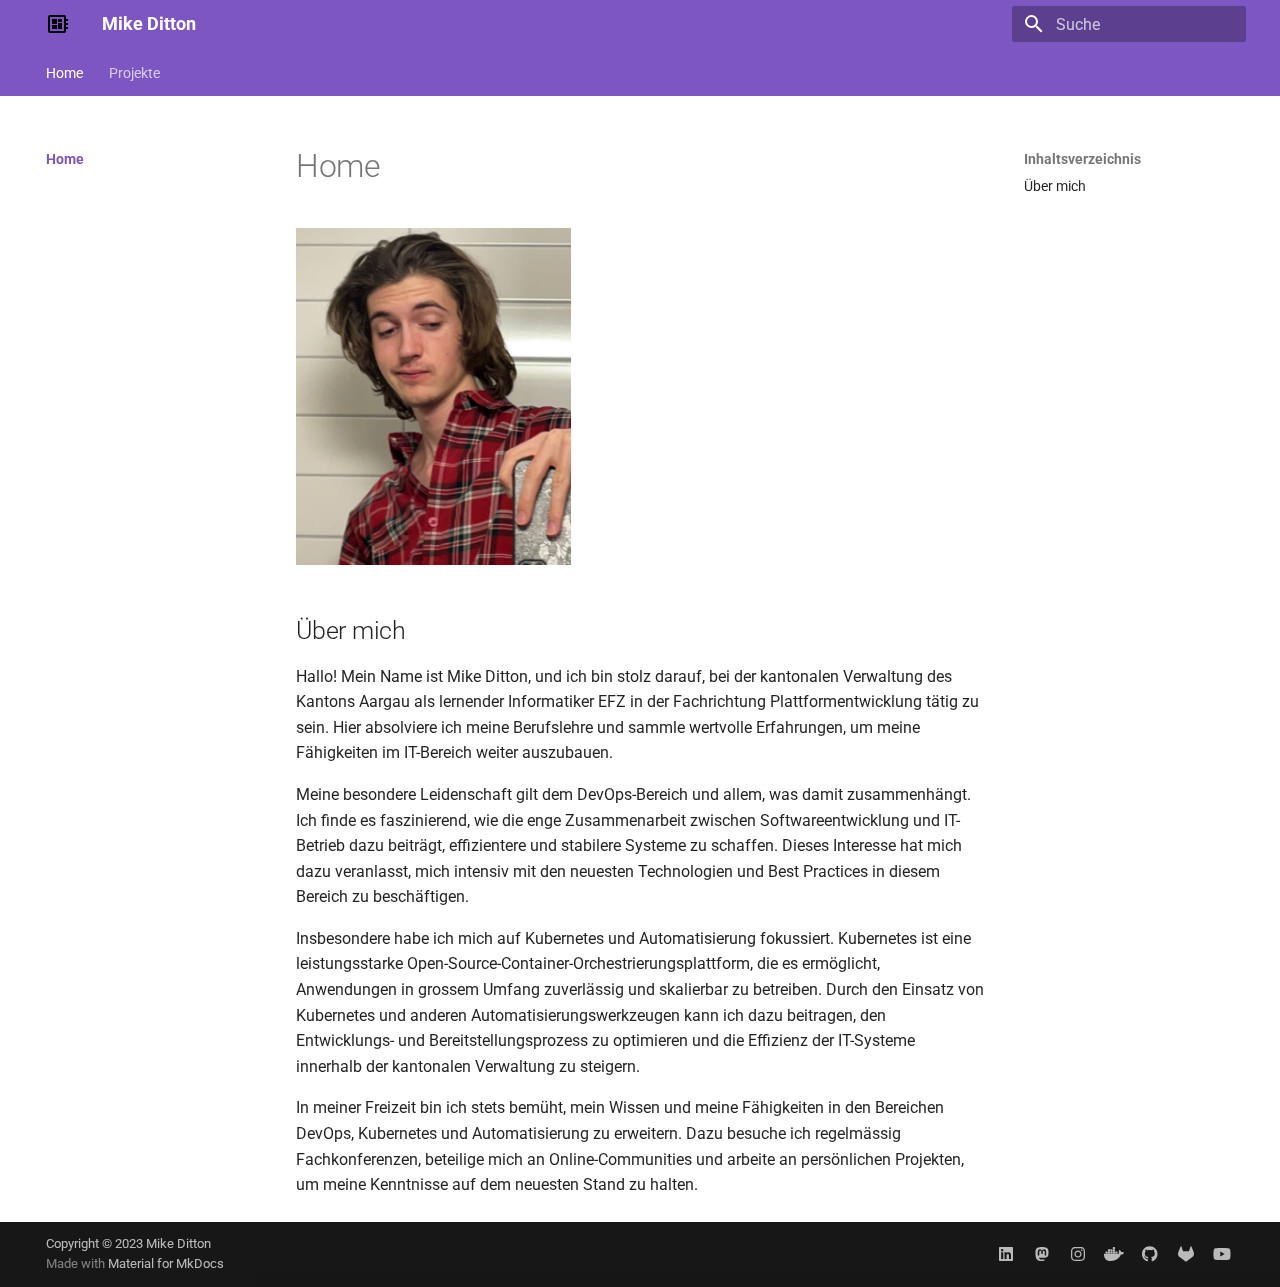
<file: index.html>
<!doctype html>
<html lang="de" class="no-js">
  <head>
    
      <meta charset="utf-8">
      <meta name="viewport" content="width=device-width,initial-scale=1">
      
      
      
      
      
        <link rel="next" href="Projekte/bbb-quotes/">
      
      <link rel="icon" href="images/developer-board.svg">
      <meta name="generator" content="mkdocs-1.4.3, mkdocs-material-9.1.18">
    
    
      
        <title>Mike Ditton</title>
      
    
    
      <link rel="stylesheet" href="assets/stylesheets/main.26e3688c.min.css">
      
        
        <link rel="stylesheet" href="assets/stylesheets/palette.ecc896b0.min.css">
      
      

    
    
    
      
        
        
        <link rel="preconnect" href="https://fonts.gstatic.com" crossorigin>
        <link rel="stylesheet" href="https://fonts.googleapis.com/css?family=Roboto:300,300i,400,400i,700,700i%7CRoboto+Mono:400,400i,700,700i&display=fallback">
        <style>:root{--md-text-font:"Roboto";--md-code-font:"Roboto Mono"}</style>
      
    
    
    <script>__md_scope=new URL(".",location),__md_hash=e=>[...e].reduce((e,_)=>(e<<5)-e+_.charCodeAt(0),0),__md_get=(e,_=localStorage,t=__md_scope)=>JSON.parse(_.getItem(t.pathname+"."+e)),__md_set=(e,_,t=localStorage,a=__md_scope)=>{try{t.setItem(a.pathname+"."+e,JSON.stringify(_))}catch(e){}}</script>
    
      

    
    
    
  </head>
  
  
    
    
      
    
    
    
    
    <body dir="ltr" data-md-color-scheme="default" data-md-color-primary="deep-purple" data-md-color-accent="indigo">
  
    
    
      <script>var palette=__md_get("__palette");if(palette&&"object"==typeof palette.color)for(var key of Object.keys(palette.color))document.body.setAttribute("data-md-color-"+key,palette.color[key])</script>
    
    <input class="md-toggle" data-md-toggle="drawer" type="checkbox" id="__drawer" autocomplete="off">
    <input class="md-toggle" data-md-toggle="search" type="checkbox" id="__search" autocomplete="off">
    <label class="md-overlay" for="__drawer"></label>
    <div data-md-component="skip">
      
        
        <a href="#home" class="md-skip">
          Zum Inhalt
        </a>
      
    </div>
    <div data-md-component="announce">
      
    </div>
    
    
      

<header class="md-header" data-md-component="header">
  <nav class="md-header__inner md-grid" aria-label="Kopfzeile">
    <a href="." title="Mike Ditton" class="md-header__button md-logo" aria-label="Mike Ditton" data-md-component="logo">
      
  <img src="images/developer-board.svg" alt="logo">

    </a>
    <label class="md-header__button md-icon" for="__drawer">
      <svg xmlns="http://www.w3.org/2000/svg" viewBox="0 0 24 24"><path d="M3 6h18v2H3V6m0 5h18v2H3v-2m0 5h18v2H3v-2Z"/></svg>
    </label>
    <div class="md-header__title" data-md-component="header-title">
      <div class="md-header__ellipsis">
        <div class="md-header__topic">
          <span class="md-ellipsis">
            Mike Ditton
          </span>
        </div>
        <div class="md-header__topic" data-md-component="header-topic">
          <span class="md-ellipsis">
            
              Home
            
          </span>
        </div>
      </div>
    </div>
    
      
        <form class="md-header__option" data-md-component="palette">
          
            
            
            
            <input class="md-option" data-md-color-media="" data-md-color-scheme="default" data-md-color-primary="deep-purple" data-md-color-accent="indigo"  aria-hidden="true"  type="radio" name="__palette" id="__palette_1">
            
          
            
            
            
            <input class="md-option" data-md-color-media="" data-md-color-scheme="default" data-md-color-primary="indigo" data-md-color-accent="indigo"  aria-label="Switch to dark mode"  type="radio" name="__palette" id="__palette_2">
            
              <label class="md-header__button md-icon" title="Switch to dark mode" for="__palette_1" hidden>
                <svg xmlns="http://www.w3.org/2000/svg" viewBox="0 0 24 24"><path d="M12 8a4 4 0 0 0-4 4 4 4 0 0 0 4 4 4 4 0 0 0 4-4 4 4 0 0 0-4-4m0 10a6 6 0 0 1-6-6 6 6 0 0 1 6-6 6 6 0 0 1 6 6 6 6 0 0 1-6 6m8-9.31V4h-4.69L12 .69 8.69 4H4v4.69L.69 12 4 15.31V20h4.69L12 23.31 15.31 20H20v-4.69L23.31 12 20 8.69Z"/></svg>
              </label>
            
          
            
            
            
            <input class="md-option" data-md-color-media="" data-md-color-scheme="slate" data-md-color-primary="indigo" data-md-color-accent="indigo"  aria-label="Switch to light mode"  type="radio" name="__palette" id="__palette_3">
            
              <label class="md-header__button md-icon" title="Switch to light mode" for="__palette_2" hidden>
                <svg xmlns="http://www.w3.org/2000/svg" viewBox="0 0 24 24"><path d="M12 18c-.89 0-1.74-.2-2.5-.55C11.56 16.5 13 14.42 13 12c0-2.42-1.44-4.5-3.5-5.45C10.26 6.2 11.11 6 12 6a6 6 0 0 1 6 6 6 6 0 0 1-6 6m8-9.31V4h-4.69L12 .69 8.69 4H4v4.69L.69 12 4 15.31V20h4.69L12 23.31 15.31 20H20v-4.69L23.31 12 20 8.69Z"/></svg>
              </label>
            
          
        </form>
      
    
    
    
      <label class="md-header__button md-icon" for="__search">
        <svg xmlns="http://www.w3.org/2000/svg" viewBox="0 0 24 24"><path d="M9.5 3A6.5 6.5 0 0 1 16 9.5c0 1.61-.59 3.09-1.56 4.23l.27.27h.79l5 5-1.5 1.5-5-5v-.79l-.27-.27A6.516 6.516 0 0 1 9.5 16 6.5 6.5 0 0 1 3 9.5 6.5 6.5 0 0 1 9.5 3m0 2C7 5 5 7 5 9.5S7 14 9.5 14 14 12 14 9.5 12 5 9.5 5Z"/></svg>
      </label>
      <div class="md-search" data-md-component="search" role="dialog">
  <label class="md-search__overlay" for="__search"></label>
  <div class="md-search__inner" role="search">
    <form class="md-search__form" name="search">
      <input type="text" class="md-search__input" name="query" aria-label="Suche" placeholder="Suche" autocapitalize="off" autocorrect="off" autocomplete="off" spellcheck="false" data-md-component="search-query" required>
      <label class="md-search__icon md-icon" for="__search">
        <svg xmlns="http://www.w3.org/2000/svg" viewBox="0 0 24 24"><path d="M9.5 3A6.5 6.5 0 0 1 16 9.5c0 1.61-.59 3.09-1.56 4.23l.27.27h.79l5 5-1.5 1.5-5-5v-.79l-.27-.27A6.516 6.516 0 0 1 9.5 16 6.5 6.5 0 0 1 3 9.5 6.5 6.5 0 0 1 9.5 3m0 2C7 5 5 7 5 9.5S7 14 9.5 14 14 12 14 9.5 12 5 9.5 5Z"/></svg>
        <svg xmlns="http://www.w3.org/2000/svg" viewBox="0 0 24 24"><path d="M20 11v2H8l5.5 5.5-1.42 1.42L4.16 12l7.92-7.92L13.5 5.5 8 11h12Z"/></svg>
      </label>
      <nav class="md-search__options" aria-label="Suche">
        
        <button type="reset" class="md-search__icon md-icon" title="Zurücksetzen" aria-label="Zurücksetzen" tabindex="-1">
          <svg xmlns="http://www.w3.org/2000/svg" viewBox="0 0 24 24"><path d="M19 6.41 17.59 5 12 10.59 6.41 5 5 6.41 10.59 12 5 17.59 6.41 19 12 13.41 17.59 19 19 17.59 13.41 12 19 6.41Z"/></svg>
        </button>
      </nav>
      
    </form>
    <div class="md-search__output">
      <div class="md-search__scrollwrap" data-md-scrollfix>
        <div class="md-search-result" data-md-component="search-result">
          <div class="md-search-result__meta">
            Suche wird initialisiert
          </div>
          <ol class="md-search-result__list" role="presentation"></ol>
        </div>
      </div>
    </div>
  </div>
</div>
    
    
  </nav>
  
</header>
    
    <div class="md-container" data-md-component="container">
      
      
        
          
            
<nav class="md-tabs" aria-label="Hauptnavigation" data-md-component="tabs">
  <div class="md-grid">
    <ul class="md-tabs__list">
      
        
  
  
    
  


  <li class="md-tabs__item">
    <a href="." class="md-tabs__link md-tabs__link--active">
      Home
    </a>
  </li>

      
        
  
  


  
  
  
    <li class="md-tabs__item">
      <a href="Projekte/bbb-quotes/" class="md-tabs__link">
        Projekte
      </a>
    </li>
  

      
    </ul>
  </div>
</nav>
          
        
      
      <main class="md-main" data-md-component="main">
        <div class="md-main__inner md-grid">
          
            
              
              <div class="md-sidebar md-sidebar--primary" data-md-component="sidebar" data-md-type="navigation" >
                <div class="md-sidebar__scrollwrap">
                  <div class="md-sidebar__inner">
                    

  


<nav class="md-nav md-nav--primary md-nav--lifted" aria-label="Navigation" data-md-level="0">
  <label class="md-nav__title" for="__drawer">
    <a href="." title="Mike Ditton" class="md-nav__button md-logo" aria-label="Mike Ditton" data-md-component="logo">
      
  <img src="images/developer-board.svg" alt="logo">

    </a>
    Mike Ditton
  </label>
  
  <ul class="md-nav__list" data-md-scrollfix>
    
      
      
      

  
  
    
  
  
    <li class="md-nav__item md-nav__item--active">
      
      <input class="md-nav__toggle md-toggle" type="checkbox" id="__toc">
      
      
        
      
      
        <label class="md-nav__link md-nav__link--active" for="__toc">
          Home
          <span class="md-nav__icon md-icon"></span>
        </label>
      
      <a href="." class="md-nav__link md-nav__link--active">
        Home
      </a>
      
        

<nav class="md-nav md-nav--secondary" aria-label="Inhaltsverzeichnis">
  
  
  
    
  
  
    <label class="md-nav__title" for="__toc">
      <span class="md-nav__icon md-icon"></span>
      Inhaltsverzeichnis
    </label>
    <ul class="md-nav__list" data-md-component="toc" data-md-scrollfix>
      
        <li class="md-nav__item">
  <a href="#uber-mich" class="md-nav__link">
    Über mich
  </a>
  
</li>
      
    </ul>
  
</nav>
      
    </li>
  

    
      
      
      

  
  
  
    
    <li class="md-nav__item md-nav__item--nested">
      
      
      
      
      <input class="md-nav__toggle md-toggle " type="checkbox" id="__nav_2" >
      
      
      
        <label class="md-nav__link" for="__nav_2" id="__nav_2_label" tabindex="0">
          Projekte
          <span class="md-nav__icon md-icon"></span>
        </label>
      
      <nav class="md-nav" data-md-level="1" aria-labelledby="__nav_2_label" aria-expanded="false">
        <label class="md-nav__title" for="__nav_2">
          <span class="md-nav__icon md-icon"></span>
          Projekte
        </label>
        <ul class="md-nav__list" data-md-scrollfix>
          
            
              
  
  
  
    <li class="md-nav__item">
      <a href="Projekte/bbb-quotes/" class="md-nav__link">
        BBB-Quotes
      </a>
    </li>
  

            
          
            
              
  
  
  
    <li class="md-nav__item">
      <a href="Projekte/portal-mit-kubernetes/" class="md-nav__link">
        Portal mit Kubernetes
      </a>
    </li>
  

            
          
        </ul>
      </nav>
    </li>
  

    
  </ul>
</nav>
                  </div>
                </div>
              </div>
            
            
              
              <div class="md-sidebar md-sidebar--secondary" data-md-component="sidebar" data-md-type="toc" >
                <div class="md-sidebar__scrollwrap">
                  <div class="md-sidebar__inner">
                    

<nav class="md-nav md-nav--secondary" aria-label="Inhaltsverzeichnis">
  
  
  
    
  
  
    <label class="md-nav__title" for="__toc">
      <span class="md-nav__icon md-icon"></span>
      Inhaltsverzeichnis
    </label>
    <ul class="md-nav__list" data-md-component="toc" data-md-scrollfix>
      
        <li class="md-nav__item">
  <a href="#uber-mich" class="md-nav__link">
    Über mich
  </a>
  
</li>
      
    </ul>
  
</nav>
                  </div>
                </div>
              </div>
            
          
          
            <div class="md-content" data-md-component="content">
              <article class="md-content__inner md-typeset">
                
                  


<h1 id="home">Home</h1>
<p><img src="images/me.jpeg" width="40%" ></p>
<h2 id="uber-mich">Über mich</h2>
<p>Hallo! Mein Name ist Mike Ditton, und ich bin stolz darauf, bei der kantonalen Verwaltung des Kantons Aargau als lernender Informatiker EFZ in der Fachrichtung Plattformentwicklung tätig zu sein. Hier absolviere ich meine Berufslehre und sammle wertvolle Erfahrungen, um meine Fähigkeiten im IT-Bereich weiter auszubauen.</p>
<p>Meine besondere Leidenschaft gilt dem DevOps-Bereich und allem, was damit zusammenhängt. Ich finde es faszinierend, wie die enge Zusammenarbeit zwischen Softwareentwicklung und IT-Betrieb dazu beiträgt, effizientere und stabilere Systeme zu schaffen. Dieses Interesse hat mich dazu veranlasst, mich intensiv mit den neuesten Technologien und Best Practices in diesem Bereich zu beschäftigen.</p>
<p>Insbesondere habe ich mich auf Kubernetes und Automatisierung fokussiert. Kubernetes ist eine leistungsstarke Open-Source-Container-Orchestrierungsplattform, die es ermöglicht, Anwendungen in grossem Umfang zuverlässig und skalierbar zu betreiben. Durch den Einsatz von Kubernetes und anderen Automatisierungswerkzeugen kann ich dazu beitragen, den Entwicklungs- und Bereitstellungsprozess zu optimieren und die Effizienz der IT-Systeme innerhalb der kantonalen Verwaltung zu steigern.</p>
<p>In meiner Freizeit bin ich stets bemüht, mein Wissen und meine Fähigkeiten in den Bereichen DevOps, Kubernetes und Automatisierung zu erweitern. Dazu besuche ich regelmässig Fachkonferenzen, beteilige mich an Online-Communities und arbeite an persönlichen Projekten, um meine Kenntnisse auf dem neuesten Stand zu halten.  </p>





                
              </article>
            </div>
          
          
        </div>
        
      </main>
      
        <footer class="md-footer">
  
  <div class="md-footer-meta md-typeset">
    <div class="md-footer-meta__inner md-grid">
      <div class="md-copyright">
  
    <div class="md-copyright__highlight">
      Copyright &copy; 2023 Mike Ditton
    </div>
  
  
    Made with
    <a href="https://squidfunk.github.io/mkdocs-material/" target="_blank" rel="noopener">
      Material for MkDocs
    </a>
  
</div>
      
        <div class="md-social">
  
    
    
    
    
      
      
    
    <a href="https://www.linkedin.com/in/mikeditton/" target="_blank" rel="noopener" title="www.linkedin.com" class="md-social__link">
      <svg xmlns="http://www.w3.org/2000/svg" viewBox="0 0 448 512"><!--! Font Awesome Free 6.4.0 by @fontawesome - https://fontawesome.com License - https://fontawesome.com/license/free (Icons: CC BY 4.0, Fonts: SIL OFL 1.1, Code: MIT License) Copyright 2023 Fonticons, Inc.--><path d="M416 32H31.9C14.3 32 0 46.5 0 64.3v383.4C0 465.5 14.3 480 31.9 480H416c17.6 0 32-14.5 32-32.3V64.3c0-17.8-14.4-32.3-32-32.3zM135.4 416H69V202.2h66.5V416zm-33.2-243c-21.3 0-38.5-17.3-38.5-38.5S80.9 96 102.2 96c21.2 0 38.5 17.3 38.5 38.5 0 21.3-17.2 38.5-38.5 38.5zm282.1 243h-66.4V312c0-24.8-.5-56.7-34.5-56.7-34.6 0-39.9 27-39.9 54.9V416h-66.4V202.2h63.7v29.2h.9c8.9-16.8 30.6-34.5 62.9-34.5 67.2 0 79.7 44.3 79.7 101.9V416z"/></svg>
    </a>
  
    
    
      
    
    
    
      
      
    
    <a href="https://ioc.exchange/@mikestootzz" target="_blank" rel="noopener me" title="ioc.exchange" class="md-social__link">
      <svg xmlns="http://www.w3.org/2000/svg" viewBox="0 0 448 512"><!--! Font Awesome Free 6.4.0 by @fontawesome - https://fontawesome.com License - https://fontawesome.com/license/free (Icons: CC BY 4.0, Fonts: SIL OFL 1.1, Code: MIT License) Copyright 2023 Fonticons, Inc.--><path d="M433 179.11c0-97.2-63.71-125.7-63.71-125.7-62.52-28.7-228.56-28.4-290.48 0 0 0-63.72 28.5-63.72 125.7 0 115.7-6.6 259.4 105.63 289.1 40.51 10.7 75.32 13 103.33 11.4 50.81-2.8 79.32-18.1 79.32-18.1l-1.7-36.9s-36.31 11.4-77.12 10.1c-40.41-1.4-83-4.4-89.63-54a102.54 102.54 0 0 1-.9-13.9c85.63 20.9 158.65 9.1 178.75 6.7 56.12-6.7 105-41.3 111.23-72.9 9.8-49.8 9-121.5 9-121.5zm-75.12 125.2h-46.63v-114.2c0-49.7-64-51.6-64 6.9v62.5h-46.33V197c0-58.5-64-56.6-64-6.9v114.2H90.19c0-122.1-5.2-147.9 18.41-175 25.9-28.9 79.82-30.8 103.83 6.1l11.6 19.5 11.6-19.5c24.11-37.1 78.12-34.8 103.83-6.1 23.71 27.3 18.4 53 18.4 175z"/></svg>
    </a>
  
    
    
    
    
      
      
    
    <a href="https://www.instagram.com/mike_shootzz/" target="_blank" rel="noopener" title="www.instagram.com" class="md-social__link">
      <svg xmlns="http://www.w3.org/2000/svg" viewBox="0 0 448 512"><!--! Font Awesome Free 6.4.0 by @fontawesome - https://fontawesome.com License - https://fontawesome.com/license/free (Icons: CC BY 4.0, Fonts: SIL OFL 1.1, Code: MIT License) Copyright 2023 Fonticons, Inc.--><path d="M224.1 141c-63.6 0-114.9 51.3-114.9 114.9s51.3 114.9 114.9 114.9S339 319.5 339 255.9 287.7 141 224.1 141zm0 189.6c-41.1 0-74.7-33.5-74.7-74.7s33.5-74.7 74.7-74.7 74.7 33.5 74.7 74.7-33.6 74.7-74.7 74.7zm146.4-194.3c0 14.9-12 26.8-26.8 26.8-14.9 0-26.8-12-26.8-26.8s12-26.8 26.8-26.8 26.8 12 26.8 26.8zm76.1 27.2c-1.7-35.9-9.9-67.7-36.2-93.9-26.2-26.2-58-34.4-93.9-36.2-37-2.1-147.9-2.1-184.9 0-35.8 1.7-67.6 9.9-93.9 36.1s-34.4 58-36.2 93.9c-2.1 37-2.1 147.9 0 184.9 1.7 35.9 9.9 67.7 36.2 93.9s58 34.4 93.9 36.2c37 2.1 147.9 2.1 184.9 0 35.9-1.7 67.7-9.9 93.9-36.2 26.2-26.2 34.4-58 36.2-93.9 2.1-37 2.1-147.8 0-184.8zM398.8 388c-7.8 19.6-22.9 34.7-42.6 42.6-29.5 11.7-99.5 9-132.1 9s-102.7 2.6-132.1-9c-19.6-7.8-34.7-22.9-42.6-42.6-11.7-29.5-9-99.5-9-132.1s-2.6-102.7 9-132.1c7.8-19.6 22.9-34.7 42.6-42.6 29.5-11.7 99.5-9 132.1-9s102.7-2.6 132.1 9c19.6 7.8 34.7 22.9 42.6 42.6 11.7 29.5 9 99.5 9 132.1s2.7 102.7-9 132.1z"/></svg>
    </a>
  
    
    
    
    
      
      
    
    <a href="https://hub.docker.com/u/dockermike1809" target="_blank" rel="noopener" title="hub.docker.com" class="md-social__link">
      <svg xmlns="http://www.w3.org/2000/svg" viewBox="0 0 640 512"><!--! Font Awesome Free 6.4.0 by @fontawesome - https://fontawesome.com License - https://fontawesome.com/license/free (Icons: CC BY 4.0, Fonts: SIL OFL 1.1, Code: MIT License) Copyright 2023 Fonticons, Inc.--><path d="M349.9 236.3h-66.1v-59.4h66.1v59.4zm0-204.3h-66.1v60.7h66.1V32zm78.2 144.8H362v59.4h66.1v-59.4zm-156.3-72.1h-66.1v60.1h66.1v-60.1zm78.1 0h-66.1v60.1h66.1v-60.1zm276.8 100c-14.4-9.7-47.6-13.2-73.1-8.4-3.3-24-16.7-44.9-41.1-63.7l-14-9.3-9.3 14c-18.4 27.8-23.4 73.6-3.7 103.8-8.7 4.7-25.8 11.1-48.4 10.7H2.4c-8.7 50.8 5.8 116.8 44 162.1 37.1 43.9 92.7 66.2 165.4 66.2 157.4 0 273.9-72.5 328.4-204.2 21.4.4 67.6.1 91.3-45.2 1.5-2.5 6.6-13.2 8.5-17.1l-13.3-8.9zm-511.1-27.9h-66v59.4h66.1v-59.4zm78.1 0h-66.1v59.4h66.1v-59.4zm78.1 0h-66.1v59.4h66.1v-59.4zm-78.1-72.1h-66.1v60.1h66.1v-60.1z"/></svg>
    </a>
  
    
    
    
    
      
      
    
    <a href="https://github.com/mikeshootzz" target="_blank" rel="noopener" title="github.com" class="md-social__link">
      <svg xmlns="http://www.w3.org/2000/svg" viewBox="0 0 496 512"><!--! Font Awesome Free 6.4.0 by @fontawesome - https://fontawesome.com License - https://fontawesome.com/license/free (Icons: CC BY 4.0, Fonts: SIL OFL 1.1, Code: MIT License) Copyright 2023 Fonticons, Inc.--><path d="M165.9 397.4c0 2-2.3 3.6-5.2 3.6-3.3.3-5.6-1.3-5.6-3.6 0-2 2.3-3.6 5.2-3.6 3-.3 5.6 1.3 5.6 3.6zm-31.1-4.5c-.7 2 1.3 4.3 4.3 4.9 2.6 1 5.6 0 6.2-2s-1.3-4.3-4.3-5.2c-2.6-.7-5.5.3-6.2 2.3zm44.2-1.7c-2.9.7-4.9 2.6-4.6 4.9.3 2 2.9 3.3 5.9 2.6 2.9-.7 4.9-2.6 4.6-4.6-.3-1.9-3-3.2-5.9-2.9zM244.8 8C106.1 8 0 113.3 0 252c0 110.9 69.8 205.8 169.5 239.2 12.8 2.3 17.3-5.6 17.3-12.1 0-6.2-.3-40.4-.3-61.4 0 0-70 15-84.7-29.8 0 0-11.4-29.1-27.8-36.6 0 0-22.9-15.7 1.6-15.4 0 0 24.9 2 38.6 25.8 21.9 38.6 58.6 27.5 72.9 20.9 2.3-16 8.8-27.1 16-33.7-55.9-6.2-112.3-14.3-112.3-110.5 0-27.5 7.6-41.3 23.6-58.9-2.6-6.5-11.1-33.3 2.6-67.9 20.9-6.5 69 27 69 27 20-5.6 41.5-8.5 62.8-8.5s42.8 2.9 62.8 8.5c0 0 48.1-33.6 69-27 13.7 34.7 5.2 61.4 2.6 67.9 16 17.7 25.8 31.5 25.8 58.9 0 96.5-58.9 104.2-114.8 110.5 9.2 7.9 17 22.9 17 46.4 0 33.7-.3 75.4-.3 83.6 0 6.5 4.6 14.4 17.3 12.1C428.2 457.8 496 362.9 496 252 496 113.3 383.5 8 244.8 8zM97.2 352.9c-1.3 1-1 3.3.7 5.2 1.6 1.6 3.9 2.3 5.2 1 1.3-1 1-3.3-.7-5.2-1.6-1.6-3.9-2.3-5.2-1zm-10.8-8.1c-.7 1.3.3 2.9 2.3 3.9 1.6 1 3.6.7 4.3-.7.7-1.3-.3-2.9-2.3-3.9-2-.6-3.6-.3-4.3.7zm32.4 35.6c-1.6 1.3-1 4.3 1.3 6.2 2.3 2.3 5.2 2.6 6.5 1 1.3-1.3.7-4.3-1.3-6.2-2.2-2.3-5.2-2.6-6.5-1zm-11.4-14.7c-1.6 1-1.6 3.6 0 5.9 1.6 2.3 4.3 3.3 5.6 2.3 1.6-1.3 1.6-3.9 0-6.2-1.4-2.3-4-3.3-5.6-2z"/></svg>
    </a>
  
    
    
    
    
      
      
    
    <a href="https://gitlab.com/mike_shootzz" target="_blank" rel="noopener" title="gitlab.com" class="md-social__link">
      <svg xmlns="http://www.w3.org/2000/svg" viewBox="0 0 512 512"><!--! Font Awesome Free 6.4.0 by @fontawesome - https://fontawesome.com License - https://fontawesome.com/license/free (Icons: CC BY 4.0, Fonts: SIL OFL 1.1, Code: MIT License) Copyright 2023 Fonticons, Inc.--><path d="m503.5 204.6-.7-1.8-69.7-181.78c-1.4-3.57-3.9-6.59-7.2-8.64-2.4-1.55-5.1-2.515-8-2.81-2.9-.295-5.7.083-8.4 1.11-2.7 1.02-5.1 2.66-7.1 4.78-1.9 2.12-3.3 4.67-4.1 7.44l-47 144H160.8l-47.1-144c-.8-2.77-2.2-5.31-4.1-7.43-2-2.12-4.4-3.75-7.1-4.77a18.1 18.1 0 0 0-8.38-1.113 18.4 18.4 0 0 0-8.04 2.793 18.09 18.09 0 0 0-7.16 8.64L9.267 202.8l-.724 1.8a129.57 129.57 0 0 0-3.52 82c7.747 26.9 24.047 50.7 46.447 67.6l.27.2.59.4 105.97 79.5 52.6 39.7 32 24.2c3.7 1.9 8.3 4.3 13 4.3 4.7 0 9.3-2.4 13-4.3l32-24.2 52.6-39.7 106.7-79.9.3-.3c22.4-16.9 38.7-40.6 45.6-67.5 8.6-27 7.4-55.8-2.6-82z"/></svg>
    </a>
  
    
    
    
    
      
      
    
    <a href="https://www.youtube.com/channel/UCLq2y5d5J1ZRmrt4lIGnatw" target="_blank" rel="noopener" title="www.youtube.com" class="md-social__link">
      <svg xmlns="http://www.w3.org/2000/svg" viewBox="0 0 576 512"><!--! Font Awesome Free 6.4.0 by @fontawesome - https://fontawesome.com License - https://fontawesome.com/license/free (Icons: CC BY 4.0, Fonts: SIL OFL 1.1, Code: MIT License) Copyright 2023 Fonticons, Inc.--><path d="M549.655 124.083c-6.281-23.65-24.787-42.276-48.284-48.597C458.781 64 288 64 288 64S117.22 64 74.629 75.486c-23.497 6.322-42.003 24.947-48.284 48.597-11.412 42.867-11.412 132.305-11.412 132.305s0 89.438 11.412 132.305c6.281 23.65 24.787 41.5 48.284 47.821C117.22 448 288 448 288 448s170.78 0 213.371-11.486c23.497-6.321 42.003-24.171 48.284-47.821 11.412-42.867 11.412-132.305 11.412-132.305s0-89.438-11.412-132.305zm-317.51 213.508V175.185l142.739 81.205-142.739 81.201z"/></svg>
    </a>
  
</div>
      
    </div>
  </div>
</footer>
      
    </div>
    <div class="md-dialog" data-md-component="dialog">
      <div class="md-dialog__inner md-typeset"></div>
    </div>
    
    <script id="__config" type="application/json">{"base": ".", "features": ["navigation.tabs", "toc.follow", "content.code.copy"], "search": "assets/javascripts/workers/search.74e28a9f.min.js", "translations": {"clipboard.copied": "In Zwischenablage kopiert", "clipboard.copy": "In Zwischenablage kopieren", "search.result.more.one": "1 weiteres Suchergebnis auf dieser Seite", "search.result.more.other": "# weitere Suchergebnisse auf dieser Seite", "search.result.none": "Keine Suchergebnisse", "search.result.one": "1 Suchergebnis", "search.result.other": "# Suchergebnisse", "search.result.placeholder": "Suchbegriff eingeben", "search.result.term.missing": "Es fehlt", "select.version": "Version ausw\u00e4hlen"}}</script>
    
    
      <script src="assets/javascripts/bundle.220ee61c.min.js"></script>
      
    
  </body>
</html>
</file>
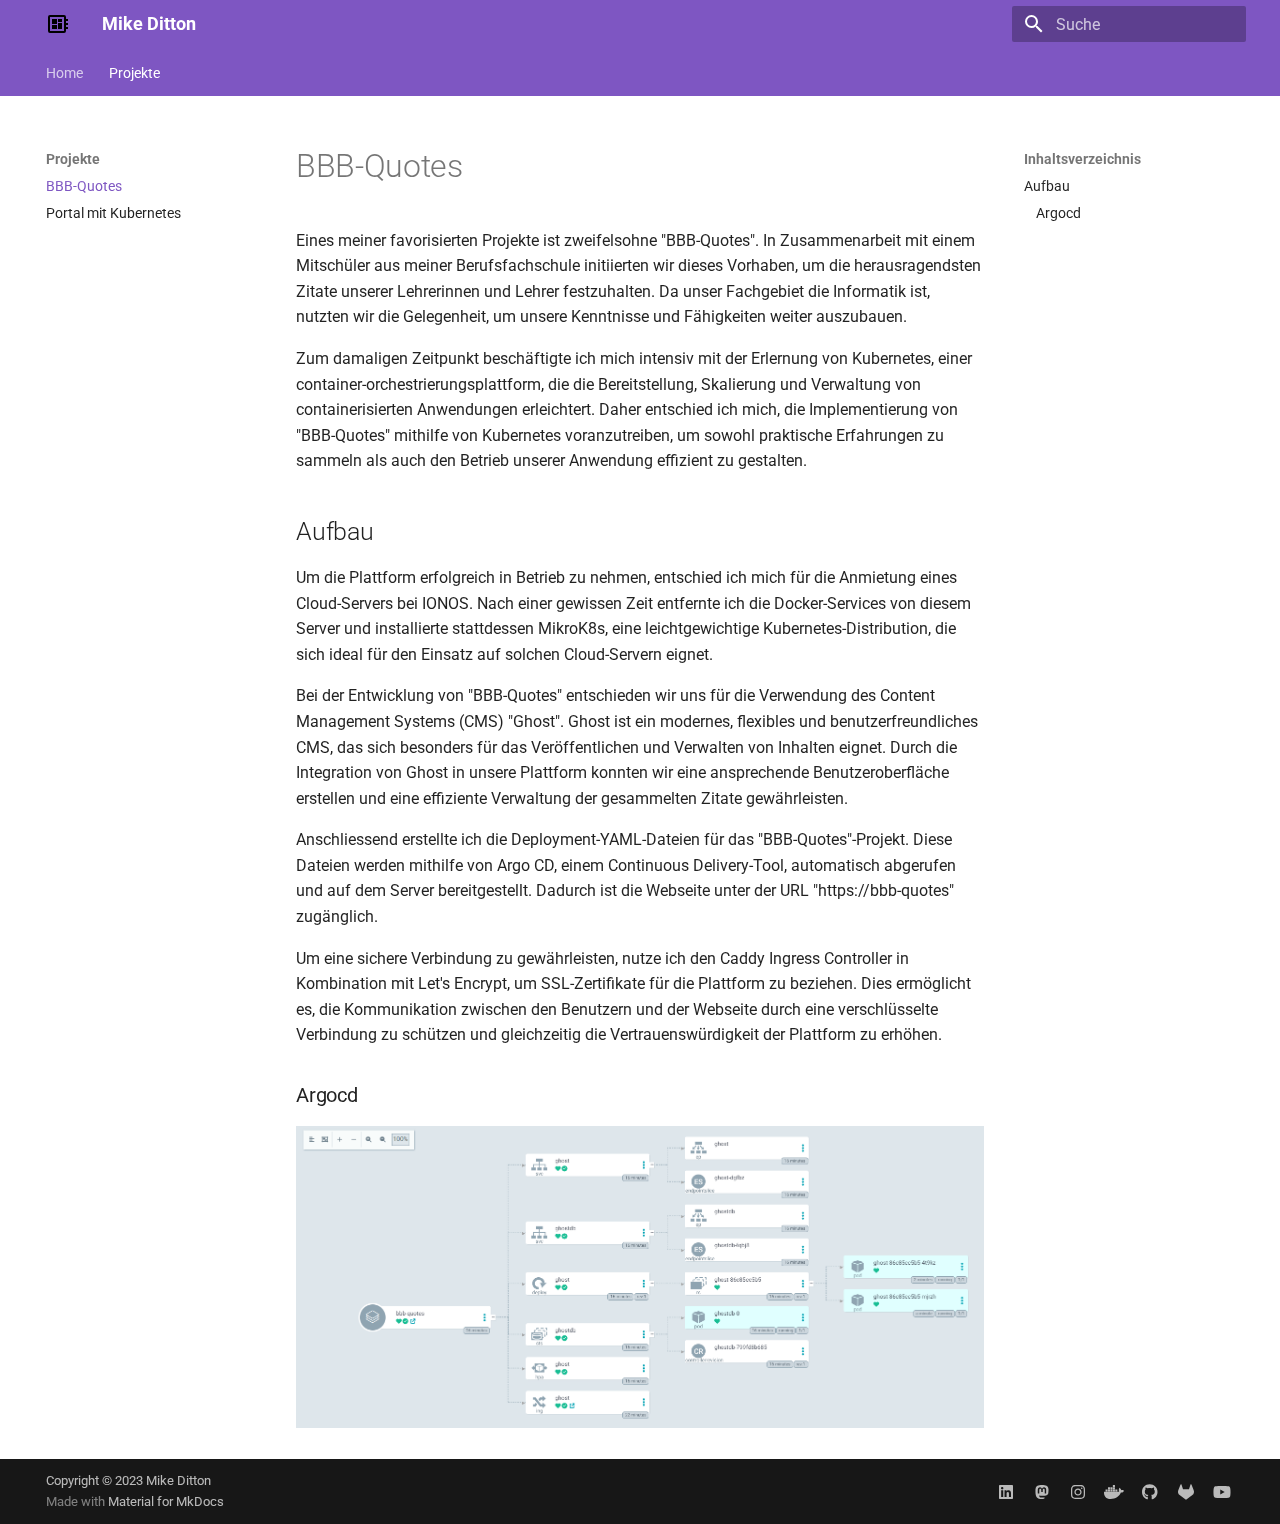
<file: Projekte/bbb-quotes/index.html>
<!doctype html>
<html lang="de" class="no-js">
  <head>
    
      <meta charset="utf-8">
      <meta name="viewport" content="width=device-width,initial-scale=1">
      
      
      
      
        <link rel="prev" href="../..">
      
      
        <link rel="next" href="../portal-mit-kubernetes/">
      
      <link rel="icon" href="../../images/developer-board.svg">
      <meta name="generator" content="mkdocs-1.4.3, mkdocs-material-9.1.18">
    
    
      
        <title>BBB-Quotes - Mike Ditton</title>
      
    
    
      <link rel="stylesheet" href="../../assets/stylesheets/main.26e3688c.min.css">
      
        
        <link rel="stylesheet" href="../../assets/stylesheets/palette.ecc896b0.min.css">
      
      

    
    
    
      
        
        
        <link rel="preconnect" href="https://fonts.gstatic.com" crossorigin>
        <link rel="stylesheet" href="https://fonts.googleapis.com/css?family=Roboto:300,300i,400,400i,700,700i%7CRoboto+Mono:400,400i,700,700i&display=fallback">
        <style>:root{--md-text-font:"Roboto";--md-code-font:"Roboto Mono"}</style>
      
    
    
    <script>__md_scope=new URL("../..",location),__md_hash=e=>[...e].reduce((e,_)=>(e<<5)-e+_.charCodeAt(0),0),__md_get=(e,_=localStorage,t=__md_scope)=>JSON.parse(_.getItem(t.pathname+"."+e)),__md_set=(e,_,t=localStorage,a=__md_scope)=>{try{t.setItem(a.pathname+"."+e,JSON.stringify(_))}catch(e){}}</script>
    
      

    
    
    
  </head>
  
  
    
    
      
    
    
    
    
    <body dir="ltr" data-md-color-scheme="default" data-md-color-primary="deep-purple" data-md-color-accent="indigo">
  
    
    
      <script>var palette=__md_get("__palette");if(palette&&"object"==typeof palette.color)for(var key of Object.keys(palette.color))document.body.setAttribute("data-md-color-"+key,palette.color[key])</script>
    
    <input class="md-toggle" data-md-toggle="drawer" type="checkbox" id="__drawer" autocomplete="off">
    <input class="md-toggle" data-md-toggle="search" type="checkbox" id="__search" autocomplete="off">
    <label class="md-overlay" for="__drawer"></label>
    <div data-md-component="skip">
      
        
        <a href="#bbb-quotes" class="md-skip">
          Zum Inhalt
        </a>
      
    </div>
    <div data-md-component="announce">
      
    </div>
    
    
      

<header class="md-header" data-md-component="header">
  <nav class="md-header__inner md-grid" aria-label="Kopfzeile">
    <a href="../.." title="Mike Ditton" class="md-header__button md-logo" aria-label="Mike Ditton" data-md-component="logo">
      
  <img src="../../images/developer-board.svg" alt="logo">

    </a>
    <label class="md-header__button md-icon" for="__drawer">
      <svg xmlns="http://www.w3.org/2000/svg" viewBox="0 0 24 24"><path d="M3 6h18v2H3V6m0 5h18v2H3v-2m0 5h18v2H3v-2Z"/></svg>
    </label>
    <div class="md-header__title" data-md-component="header-title">
      <div class="md-header__ellipsis">
        <div class="md-header__topic">
          <span class="md-ellipsis">
            Mike Ditton
          </span>
        </div>
        <div class="md-header__topic" data-md-component="header-topic">
          <span class="md-ellipsis">
            
              BBB-Quotes
            
          </span>
        </div>
      </div>
    </div>
    
      
        <form class="md-header__option" data-md-component="palette">
          
            
            
            
            <input class="md-option" data-md-color-media="" data-md-color-scheme="default" data-md-color-primary="deep-purple" data-md-color-accent="indigo"  aria-hidden="true"  type="radio" name="__palette" id="__palette_1">
            
          
            
            
            
            <input class="md-option" data-md-color-media="" data-md-color-scheme="default" data-md-color-primary="indigo" data-md-color-accent="indigo"  aria-label="Switch to dark mode"  type="radio" name="__palette" id="__palette_2">
            
              <label class="md-header__button md-icon" title="Switch to dark mode" for="__palette_1" hidden>
                <svg xmlns="http://www.w3.org/2000/svg" viewBox="0 0 24 24"><path d="M12 8a4 4 0 0 0-4 4 4 4 0 0 0 4 4 4 4 0 0 0 4-4 4 4 0 0 0-4-4m0 10a6 6 0 0 1-6-6 6 6 0 0 1 6-6 6 6 0 0 1 6 6 6 6 0 0 1-6 6m8-9.31V4h-4.69L12 .69 8.69 4H4v4.69L.69 12 4 15.31V20h4.69L12 23.31 15.31 20H20v-4.69L23.31 12 20 8.69Z"/></svg>
              </label>
            
          
            
            
            
            <input class="md-option" data-md-color-media="" data-md-color-scheme="slate" data-md-color-primary="indigo" data-md-color-accent="indigo"  aria-label="Switch to light mode"  type="radio" name="__palette" id="__palette_3">
            
              <label class="md-header__button md-icon" title="Switch to light mode" for="__palette_2" hidden>
                <svg xmlns="http://www.w3.org/2000/svg" viewBox="0 0 24 24"><path d="M12 18c-.89 0-1.74-.2-2.5-.55C11.56 16.5 13 14.42 13 12c0-2.42-1.44-4.5-3.5-5.45C10.26 6.2 11.11 6 12 6a6 6 0 0 1 6 6 6 6 0 0 1-6 6m8-9.31V4h-4.69L12 .69 8.69 4H4v4.69L.69 12 4 15.31V20h4.69L12 23.31 15.31 20H20v-4.69L23.31 12 20 8.69Z"/></svg>
              </label>
            
          
        </form>
      
    
    
    
      <label class="md-header__button md-icon" for="__search">
        <svg xmlns="http://www.w3.org/2000/svg" viewBox="0 0 24 24"><path d="M9.5 3A6.5 6.5 0 0 1 16 9.5c0 1.61-.59 3.09-1.56 4.23l.27.27h.79l5 5-1.5 1.5-5-5v-.79l-.27-.27A6.516 6.516 0 0 1 9.5 16 6.5 6.5 0 0 1 3 9.5 6.5 6.5 0 0 1 9.5 3m0 2C7 5 5 7 5 9.5S7 14 9.5 14 14 12 14 9.5 12 5 9.5 5Z"/></svg>
      </label>
      <div class="md-search" data-md-component="search" role="dialog">
  <label class="md-search__overlay" for="__search"></label>
  <div class="md-search__inner" role="search">
    <form class="md-search__form" name="search">
      <input type="text" class="md-search__input" name="query" aria-label="Suche" placeholder="Suche" autocapitalize="off" autocorrect="off" autocomplete="off" spellcheck="false" data-md-component="search-query" required>
      <label class="md-search__icon md-icon" for="__search">
        <svg xmlns="http://www.w3.org/2000/svg" viewBox="0 0 24 24"><path d="M9.5 3A6.5 6.5 0 0 1 16 9.5c0 1.61-.59 3.09-1.56 4.23l.27.27h.79l5 5-1.5 1.5-5-5v-.79l-.27-.27A6.516 6.516 0 0 1 9.5 16 6.5 6.5 0 0 1 3 9.5 6.5 6.5 0 0 1 9.5 3m0 2C7 5 5 7 5 9.5S7 14 9.5 14 14 12 14 9.5 12 5 9.5 5Z"/></svg>
        <svg xmlns="http://www.w3.org/2000/svg" viewBox="0 0 24 24"><path d="M20 11v2H8l5.5 5.5-1.42 1.42L4.16 12l7.92-7.92L13.5 5.5 8 11h12Z"/></svg>
      </label>
      <nav class="md-search__options" aria-label="Suche">
        
        <button type="reset" class="md-search__icon md-icon" title="Zurücksetzen" aria-label="Zurücksetzen" tabindex="-1">
          <svg xmlns="http://www.w3.org/2000/svg" viewBox="0 0 24 24"><path d="M19 6.41 17.59 5 12 10.59 6.41 5 5 6.41 10.59 12 5 17.59 6.41 19 12 13.41 17.59 19 19 17.59 13.41 12 19 6.41Z"/></svg>
        </button>
      </nav>
      
    </form>
    <div class="md-search__output">
      <div class="md-search__scrollwrap" data-md-scrollfix>
        <div class="md-search-result" data-md-component="search-result">
          <div class="md-search-result__meta">
            Suche wird initialisiert
          </div>
          <ol class="md-search-result__list" role="presentation"></ol>
        </div>
      </div>
    </div>
  </div>
</div>
    
    
  </nav>
  
</header>
    
    <div class="md-container" data-md-component="container">
      
      
        
          
            
<nav class="md-tabs" aria-label="Hauptnavigation" data-md-component="tabs">
  <div class="md-grid">
    <ul class="md-tabs__list">
      
        
  
  


  <li class="md-tabs__item">
    <a href="../.." class="md-tabs__link">
      Home
    </a>
  </li>

      
        
  
  
    
  


  
  
  
    <li class="md-tabs__item">
      <a href="./" class="md-tabs__link md-tabs__link--active">
        Projekte
      </a>
    </li>
  

      
    </ul>
  </div>
</nav>
          
        
      
      <main class="md-main" data-md-component="main">
        <div class="md-main__inner md-grid">
          
            
              
              <div class="md-sidebar md-sidebar--primary" data-md-component="sidebar" data-md-type="navigation" >
                <div class="md-sidebar__scrollwrap">
                  <div class="md-sidebar__inner">
                    

  


<nav class="md-nav md-nav--primary md-nav--lifted" aria-label="Navigation" data-md-level="0">
  <label class="md-nav__title" for="__drawer">
    <a href="../.." title="Mike Ditton" class="md-nav__button md-logo" aria-label="Mike Ditton" data-md-component="logo">
      
  <img src="../../images/developer-board.svg" alt="logo">

    </a>
    Mike Ditton
  </label>
  
  <ul class="md-nav__list" data-md-scrollfix>
    
      
      
      

  
  
  
    <li class="md-nav__item">
      <a href="../.." class="md-nav__link">
        Home
      </a>
    </li>
  

    
      
      
      

  
  
    
  
  
    
    <li class="md-nav__item md-nav__item--active md-nav__item--nested">
      
      
      
      
      <input class="md-nav__toggle md-toggle " type="checkbox" id="__nav_2" checked>
      
      
      
        <label class="md-nav__link" for="__nav_2" id="__nav_2_label" tabindex="0">
          Projekte
          <span class="md-nav__icon md-icon"></span>
        </label>
      
      <nav class="md-nav" data-md-level="1" aria-labelledby="__nav_2_label" aria-expanded="true">
        <label class="md-nav__title" for="__nav_2">
          <span class="md-nav__icon md-icon"></span>
          Projekte
        </label>
        <ul class="md-nav__list" data-md-scrollfix>
          
            
              
  
  
    
  
  
    <li class="md-nav__item md-nav__item--active">
      
      <input class="md-nav__toggle md-toggle" type="checkbox" id="__toc">
      
      
        
      
      
        <label class="md-nav__link md-nav__link--active" for="__toc">
          BBB-Quotes
          <span class="md-nav__icon md-icon"></span>
        </label>
      
      <a href="./" class="md-nav__link md-nav__link--active">
        BBB-Quotes
      </a>
      
        

<nav class="md-nav md-nav--secondary" aria-label="Inhaltsverzeichnis">
  
  
  
    
  
  
    <label class="md-nav__title" for="__toc">
      <span class="md-nav__icon md-icon"></span>
      Inhaltsverzeichnis
    </label>
    <ul class="md-nav__list" data-md-component="toc" data-md-scrollfix>
      
        <li class="md-nav__item">
  <a href="#aufbau" class="md-nav__link">
    Aufbau
  </a>
  
    <nav class="md-nav" aria-label="Aufbau">
      <ul class="md-nav__list">
        
          <li class="md-nav__item">
  <a href="#argocd" class="md-nav__link">
    Argocd
  </a>
  
</li>
        
      </ul>
    </nav>
  
</li>
      
    </ul>
  
</nav>
      
    </li>
  

            
          
            
              
  
  
  
    <li class="md-nav__item">
      <a href="../portal-mit-kubernetes/" class="md-nav__link">
        Portal mit Kubernetes
      </a>
    </li>
  

            
          
        </ul>
      </nav>
    </li>
  

    
  </ul>
</nav>
                  </div>
                </div>
              </div>
            
            
              
              <div class="md-sidebar md-sidebar--secondary" data-md-component="sidebar" data-md-type="toc" >
                <div class="md-sidebar__scrollwrap">
                  <div class="md-sidebar__inner">
                    

<nav class="md-nav md-nav--secondary" aria-label="Inhaltsverzeichnis">
  
  
  
    
  
  
    <label class="md-nav__title" for="__toc">
      <span class="md-nav__icon md-icon"></span>
      Inhaltsverzeichnis
    </label>
    <ul class="md-nav__list" data-md-component="toc" data-md-scrollfix>
      
        <li class="md-nav__item">
  <a href="#aufbau" class="md-nav__link">
    Aufbau
  </a>
  
    <nav class="md-nav" aria-label="Aufbau">
      <ul class="md-nav__list">
        
          <li class="md-nav__item">
  <a href="#argocd" class="md-nav__link">
    Argocd
  </a>
  
</li>
        
      </ul>
    </nav>
  
</li>
      
    </ul>
  
</nav>
                  </div>
                </div>
              </div>
            
          
          
            <div class="md-content" data-md-component="content">
              <article class="md-content__inner md-typeset">
                
                  


<h1 id="bbb-quotes">BBB-Quotes</h1>
<p>Eines meiner favorisierten Projekte ist zweifelsohne "BBB-Quotes". In Zusammenarbeit mit einem Mitschüler aus meiner Berufsfachschule initiierten wir dieses Vorhaben, um die herausragendsten Zitate unserer Lehrerinnen und Lehrer festzuhalten. Da unser Fachgebiet die Informatik ist, nutzten wir die Gelegenheit, um unsere Kenntnisse und Fähigkeiten weiter auszubauen.</p>
<p>Zum damaligen Zeitpunkt beschäftigte ich mich intensiv mit der Erlernung von Kubernetes, einer container-orchestrierungsplattform, die die Bereitstellung, Skalierung und Verwaltung von containerisierten Anwendungen erleichtert. Daher entschied ich mich, die Implementierung von "BBB-Quotes" mithilfe von Kubernetes voranzutreiben, um sowohl praktische Erfahrungen zu sammeln als auch den Betrieb unserer Anwendung effizient zu gestalten.</p>
<h2 id="aufbau">Aufbau</h2>
<p>Um die Plattform erfolgreich in Betrieb zu nehmen, entschied ich mich für die Anmietung eines Cloud-Servers bei IONOS. Nach einer gewissen Zeit entfernte ich die Docker-Services von diesem Server und installierte stattdessen MikroK8s, eine leichtgewichtige Kubernetes-Distribution, die sich ideal für den Einsatz auf solchen Cloud-Servern eignet.</p>
<p>Bei der Entwicklung von "BBB-Quotes" entschieden wir uns für die Verwendung des Content Management Systems (CMS) "Ghost". Ghost ist ein modernes, flexibles und benutzerfreundliches CMS, das sich besonders für das Veröffentlichen und Verwalten von Inhalten eignet. Durch die Integration von Ghost in unsere Plattform konnten wir eine ansprechende Benutzeroberfläche erstellen und eine effiziente Verwaltung der gesammelten Zitate gewährleisten.</p>
<p>Anschliessend erstellte ich die Deployment-YAML-Dateien für das "BBB-Quotes"-Projekt. Diese Dateien werden mithilfe von Argo CD, einem Continuous Delivery-Tool, automatisch abgerufen und auf dem Server bereitgestellt. Dadurch ist die Webseite unter der URL "https://bbb-quotes" zugänglich.</p>
<p>Um eine sichere Verbindung zu gewährleisten, nutze ich den Caddy Ingress Controller in Kombination mit Let's Encrypt, um SSL-Zertifikate für die Plattform zu beziehen. Dies ermöglicht es, die Kommunikation zwischen den Benutzern und der Webseite durch eine verschlüsselte Verbindung zu schützen und gleichzeitig die Vertrauenswürdigkeit der Plattform zu erhöhen.  </p>
<h3 id="argocd">Argocd</h3>
<p><img alt="AroCD" src="../../images/argo.png" /></p>





                
              </article>
            </div>
          
          
        </div>
        
      </main>
      
        <footer class="md-footer">
  
  <div class="md-footer-meta md-typeset">
    <div class="md-footer-meta__inner md-grid">
      <div class="md-copyright">
  
    <div class="md-copyright__highlight">
      Copyright &copy; 2023 Mike Ditton
    </div>
  
  
    Made with
    <a href="https://squidfunk.github.io/mkdocs-material/" target="_blank" rel="noopener">
      Material for MkDocs
    </a>
  
</div>
      
        <div class="md-social">
  
    
    
    
    
      
      
    
    <a href="https://www.linkedin.com/in/mikeditton/" target="_blank" rel="noopener" title="www.linkedin.com" class="md-social__link">
      <svg xmlns="http://www.w3.org/2000/svg" viewBox="0 0 448 512"><!--! Font Awesome Free 6.4.0 by @fontawesome - https://fontawesome.com License - https://fontawesome.com/license/free (Icons: CC BY 4.0, Fonts: SIL OFL 1.1, Code: MIT License) Copyright 2023 Fonticons, Inc.--><path d="M416 32H31.9C14.3 32 0 46.5 0 64.3v383.4C0 465.5 14.3 480 31.9 480H416c17.6 0 32-14.5 32-32.3V64.3c0-17.8-14.4-32.3-32-32.3zM135.4 416H69V202.2h66.5V416zm-33.2-243c-21.3 0-38.5-17.3-38.5-38.5S80.9 96 102.2 96c21.2 0 38.5 17.3 38.5 38.5 0 21.3-17.2 38.5-38.5 38.5zm282.1 243h-66.4V312c0-24.8-.5-56.7-34.5-56.7-34.6 0-39.9 27-39.9 54.9V416h-66.4V202.2h63.7v29.2h.9c8.9-16.8 30.6-34.5 62.9-34.5 67.2 0 79.7 44.3 79.7 101.9V416z"/></svg>
    </a>
  
    
    
      
    
    
    
      
      
    
    <a href="https://ioc.exchange/@mikestootzz" target="_blank" rel="noopener me" title="ioc.exchange" class="md-social__link">
      <svg xmlns="http://www.w3.org/2000/svg" viewBox="0 0 448 512"><!--! Font Awesome Free 6.4.0 by @fontawesome - https://fontawesome.com License - https://fontawesome.com/license/free (Icons: CC BY 4.0, Fonts: SIL OFL 1.1, Code: MIT License) Copyright 2023 Fonticons, Inc.--><path d="M433 179.11c0-97.2-63.71-125.7-63.71-125.7-62.52-28.7-228.56-28.4-290.48 0 0 0-63.72 28.5-63.72 125.7 0 115.7-6.6 259.4 105.63 289.1 40.51 10.7 75.32 13 103.33 11.4 50.81-2.8 79.32-18.1 79.32-18.1l-1.7-36.9s-36.31 11.4-77.12 10.1c-40.41-1.4-83-4.4-89.63-54a102.54 102.54 0 0 1-.9-13.9c85.63 20.9 158.65 9.1 178.75 6.7 56.12-6.7 105-41.3 111.23-72.9 9.8-49.8 9-121.5 9-121.5zm-75.12 125.2h-46.63v-114.2c0-49.7-64-51.6-64 6.9v62.5h-46.33V197c0-58.5-64-56.6-64-6.9v114.2H90.19c0-122.1-5.2-147.9 18.41-175 25.9-28.9 79.82-30.8 103.83 6.1l11.6 19.5 11.6-19.5c24.11-37.1 78.12-34.8 103.83-6.1 23.71 27.3 18.4 53 18.4 175z"/></svg>
    </a>
  
    
    
    
    
      
      
    
    <a href="https://www.instagram.com/mike_shootzz/" target="_blank" rel="noopener" title="www.instagram.com" class="md-social__link">
      <svg xmlns="http://www.w3.org/2000/svg" viewBox="0 0 448 512"><!--! Font Awesome Free 6.4.0 by @fontawesome - https://fontawesome.com License - https://fontawesome.com/license/free (Icons: CC BY 4.0, Fonts: SIL OFL 1.1, Code: MIT License) Copyright 2023 Fonticons, Inc.--><path d="M224.1 141c-63.6 0-114.9 51.3-114.9 114.9s51.3 114.9 114.9 114.9S339 319.5 339 255.9 287.7 141 224.1 141zm0 189.6c-41.1 0-74.7-33.5-74.7-74.7s33.5-74.7 74.7-74.7 74.7 33.5 74.7 74.7-33.6 74.7-74.7 74.7zm146.4-194.3c0 14.9-12 26.8-26.8 26.8-14.9 0-26.8-12-26.8-26.8s12-26.8 26.8-26.8 26.8 12 26.8 26.8zm76.1 27.2c-1.7-35.9-9.9-67.7-36.2-93.9-26.2-26.2-58-34.4-93.9-36.2-37-2.1-147.9-2.1-184.9 0-35.8 1.7-67.6 9.9-93.9 36.1s-34.4 58-36.2 93.9c-2.1 37-2.1 147.9 0 184.9 1.7 35.9 9.9 67.7 36.2 93.9s58 34.4 93.9 36.2c37 2.1 147.9 2.1 184.9 0 35.9-1.7 67.7-9.9 93.9-36.2 26.2-26.2 34.4-58 36.2-93.9 2.1-37 2.1-147.8 0-184.8zM398.8 388c-7.8 19.6-22.9 34.7-42.6 42.6-29.5 11.7-99.5 9-132.1 9s-102.7 2.6-132.1-9c-19.6-7.8-34.7-22.9-42.6-42.6-11.7-29.5-9-99.5-9-132.1s-2.6-102.7 9-132.1c7.8-19.6 22.9-34.7 42.6-42.6 29.5-11.7 99.5-9 132.1-9s102.7-2.6 132.1 9c19.6 7.8 34.7 22.9 42.6 42.6 11.7 29.5 9 99.5 9 132.1s2.7 102.7-9 132.1z"/></svg>
    </a>
  
    
    
    
    
      
      
    
    <a href="https://hub.docker.com/u/dockermike1809" target="_blank" rel="noopener" title="hub.docker.com" class="md-social__link">
      <svg xmlns="http://www.w3.org/2000/svg" viewBox="0 0 640 512"><!--! Font Awesome Free 6.4.0 by @fontawesome - https://fontawesome.com License - https://fontawesome.com/license/free (Icons: CC BY 4.0, Fonts: SIL OFL 1.1, Code: MIT License) Copyright 2023 Fonticons, Inc.--><path d="M349.9 236.3h-66.1v-59.4h66.1v59.4zm0-204.3h-66.1v60.7h66.1V32zm78.2 144.8H362v59.4h66.1v-59.4zm-156.3-72.1h-66.1v60.1h66.1v-60.1zm78.1 0h-66.1v60.1h66.1v-60.1zm276.8 100c-14.4-9.7-47.6-13.2-73.1-8.4-3.3-24-16.7-44.9-41.1-63.7l-14-9.3-9.3 14c-18.4 27.8-23.4 73.6-3.7 103.8-8.7 4.7-25.8 11.1-48.4 10.7H2.4c-8.7 50.8 5.8 116.8 44 162.1 37.1 43.9 92.7 66.2 165.4 66.2 157.4 0 273.9-72.5 328.4-204.2 21.4.4 67.6.1 91.3-45.2 1.5-2.5 6.6-13.2 8.5-17.1l-13.3-8.9zm-511.1-27.9h-66v59.4h66.1v-59.4zm78.1 0h-66.1v59.4h66.1v-59.4zm78.1 0h-66.1v59.4h66.1v-59.4zm-78.1-72.1h-66.1v60.1h66.1v-60.1z"/></svg>
    </a>
  
    
    
    
    
      
      
    
    <a href="https://github.com/mikeshootzz" target="_blank" rel="noopener" title="github.com" class="md-social__link">
      <svg xmlns="http://www.w3.org/2000/svg" viewBox="0 0 496 512"><!--! Font Awesome Free 6.4.0 by @fontawesome - https://fontawesome.com License - https://fontawesome.com/license/free (Icons: CC BY 4.0, Fonts: SIL OFL 1.1, Code: MIT License) Copyright 2023 Fonticons, Inc.--><path d="M165.9 397.4c0 2-2.3 3.6-5.2 3.6-3.3.3-5.6-1.3-5.6-3.6 0-2 2.3-3.6 5.2-3.6 3-.3 5.6 1.3 5.6 3.6zm-31.1-4.5c-.7 2 1.3 4.3 4.3 4.9 2.6 1 5.6 0 6.2-2s-1.3-4.3-4.3-5.2c-2.6-.7-5.5.3-6.2 2.3zm44.2-1.7c-2.9.7-4.9 2.6-4.6 4.9.3 2 2.9 3.3 5.9 2.6 2.9-.7 4.9-2.6 4.6-4.6-.3-1.9-3-3.2-5.9-2.9zM244.8 8C106.1 8 0 113.3 0 252c0 110.9 69.8 205.8 169.5 239.2 12.8 2.3 17.3-5.6 17.3-12.1 0-6.2-.3-40.4-.3-61.4 0 0-70 15-84.7-29.8 0 0-11.4-29.1-27.8-36.6 0 0-22.9-15.7 1.6-15.4 0 0 24.9 2 38.6 25.8 21.9 38.6 58.6 27.5 72.9 20.9 2.3-16 8.8-27.1 16-33.7-55.9-6.2-112.3-14.3-112.3-110.5 0-27.5 7.6-41.3 23.6-58.9-2.6-6.5-11.1-33.3 2.6-67.9 20.9-6.5 69 27 69 27 20-5.6 41.5-8.5 62.8-8.5s42.8 2.9 62.8 8.5c0 0 48.1-33.6 69-27 13.7 34.7 5.2 61.4 2.6 67.9 16 17.7 25.8 31.5 25.8 58.9 0 96.5-58.9 104.2-114.8 110.5 9.2 7.9 17 22.9 17 46.4 0 33.7-.3 75.4-.3 83.6 0 6.5 4.6 14.4 17.3 12.1C428.2 457.8 496 362.9 496 252 496 113.3 383.5 8 244.8 8zM97.2 352.9c-1.3 1-1 3.3.7 5.2 1.6 1.6 3.9 2.3 5.2 1 1.3-1 1-3.3-.7-5.2-1.6-1.6-3.9-2.3-5.2-1zm-10.8-8.1c-.7 1.3.3 2.9 2.3 3.9 1.6 1 3.6.7 4.3-.7.7-1.3-.3-2.9-2.3-3.9-2-.6-3.6-.3-4.3.7zm32.4 35.6c-1.6 1.3-1 4.3 1.3 6.2 2.3 2.3 5.2 2.6 6.5 1 1.3-1.3.7-4.3-1.3-6.2-2.2-2.3-5.2-2.6-6.5-1zm-11.4-14.7c-1.6 1-1.6 3.6 0 5.9 1.6 2.3 4.3 3.3 5.6 2.3 1.6-1.3 1.6-3.9 0-6.2-1.4-2.3-4-3.3-5.6-2z"/></svg>
    </a>
  
    
    
    
    
      
      
    
    <a href="https://gitlab.com/mike_shootzz" target="_blank" rel="noopener" title="gitlab.com" class="md-social__link">
      <svg xmlns="http://www.w3.org/2000/svg" viewBox="0 0 512 512"><!--! Font Awesome Free 6.4.0 by @fontawesome - https://fontawesome.com License - https://fontawesome.com/license/free (Icons: CC BY 4.0, Fonts: SIL OFL 1.1, Code: MIT License) Copyright 2023 Fonticons, Inc.--><path d="m503.5 204.6-.7-1.8-69.7-181.78c-1.4-3.57-3.9-6.59-7.2-8.64-2.4-1.55-5.1-2.515-8-2.81-2.9-.295-5.7.083-8.4 1.11-2.7 1.02-5.1 2.66-7.1 4.78-1.9 2.12-3.3 4.67-4.1 7.44l-47 144H160.8l-47.1-144c-.8-2.77-2.2-5.31-4.1-7.43-2-2.12-4.4-3.75-7.1-4.77a18.1 18.1 0 0 0-8.38-1.113 18.4 18.4 0 0 0-8.04 2.793 18.09 18.09 0 0 0-7.16 8.64L9.267 202.8l-.724 1.8a129.57 129.57 0 0 0-3.52 82c7.747 26.9 24.047 50.7 46.447 67.6l.27.2.59.4 105.97 79.5 52.6 39.7 32 24.2c3.7 1.9 8.3 4.3 13 4.3 4.7 0 9.3-2.4 13-4.3l32-24.2 52.6-39.7 106.7-79.9.3-.3c22.4-16.9 38.7-40.6 45.6-67.5 8.6-27 7.4-55.8-2.6-82z"/></svg>
    </a>
  
    
    
    
    
      
      
    
    <a href="https://www.youtube.com/channel/UCLq2y5d5J1ZRmrt4lIGnatw" target="_blank" rel="noopener" title="www.youtube.com" class="md-social__link">
      <svg xmlns="http://www.w3.org/2000/svg" viewBox="0 0 576 512"><!--! Font Awesome Free 6.4.0 by @fontawesome - https://fontawesome.com License - https://fontawesome.com/license/free (Icons: CC BY 4.0, Fonts: SIL OFL 1.1, Code: MIT License) Copyright 2023 Fonticons, Inc.--><path d="M549.655 124.083c-6.281-23.65-24.787-42.276-48.284-48.597C458.781 64 288 64 288 64S117.22 64 74.629 75.486c-23.497 6.322-42.003 24.947-48.284 48.597-11.412 42.867-11.412 132.305-11.412 132.305s0 89.438 11.412 132.305c6.281 23.65 24.787 41.5 48.284 47.821C117.22 448 288 448 288 448s170.78 0 213.371-11.486c23.497-6.321 42.003-24.171 48.284-47.821 11.412-42.867 11.412-132.305 11.412-132.305s0-89.438-11.412-132.305zm-317.51 213.508V175.185l142.739 81.205-142.739 81.201z"/></svg>
    </a>
  
</div>
      
    </div>
  </div>
</footer>
      
    </div>
    <div class="md-dialog" data-md-component="dialog">
      <div class="md-dialog__inner md-typeset"></div>
    </div>
    
    <script id="__config" type="application/json">{"base": "../..", "features": ["navigation.tabs", "toc.follow", "content.code.copy"], "search": "../../assets/javascripts/workers/search.74e28a9f.min.js", "translations": {"clipboard.copied": "In Zwischenablage kopiert", "clipboard.copy": "In Zwischenablage kopieren", "search.result.more.one": "1 weiteres Suchergebnis auf dieser Seite", "search.result.more.other": "# weitere Suchergebnisse auf dieser Seite", "search.result.none": "Keine Suchergebnisse", "search.result.one": "1 Suchergebnis", "search.result.other": "# Suchergebnisse", "search.result.placeholder": "Suchbegriff eingeben", "search.result.term.missing": "Es fehlt", "select.version": "Version ausw\u00e4hlen"}}</script>
    
    
      <script src="../../assets/javascripts/bundle.220ee61c.min.js"></script>
      
    
  </body>
</html>
</file>
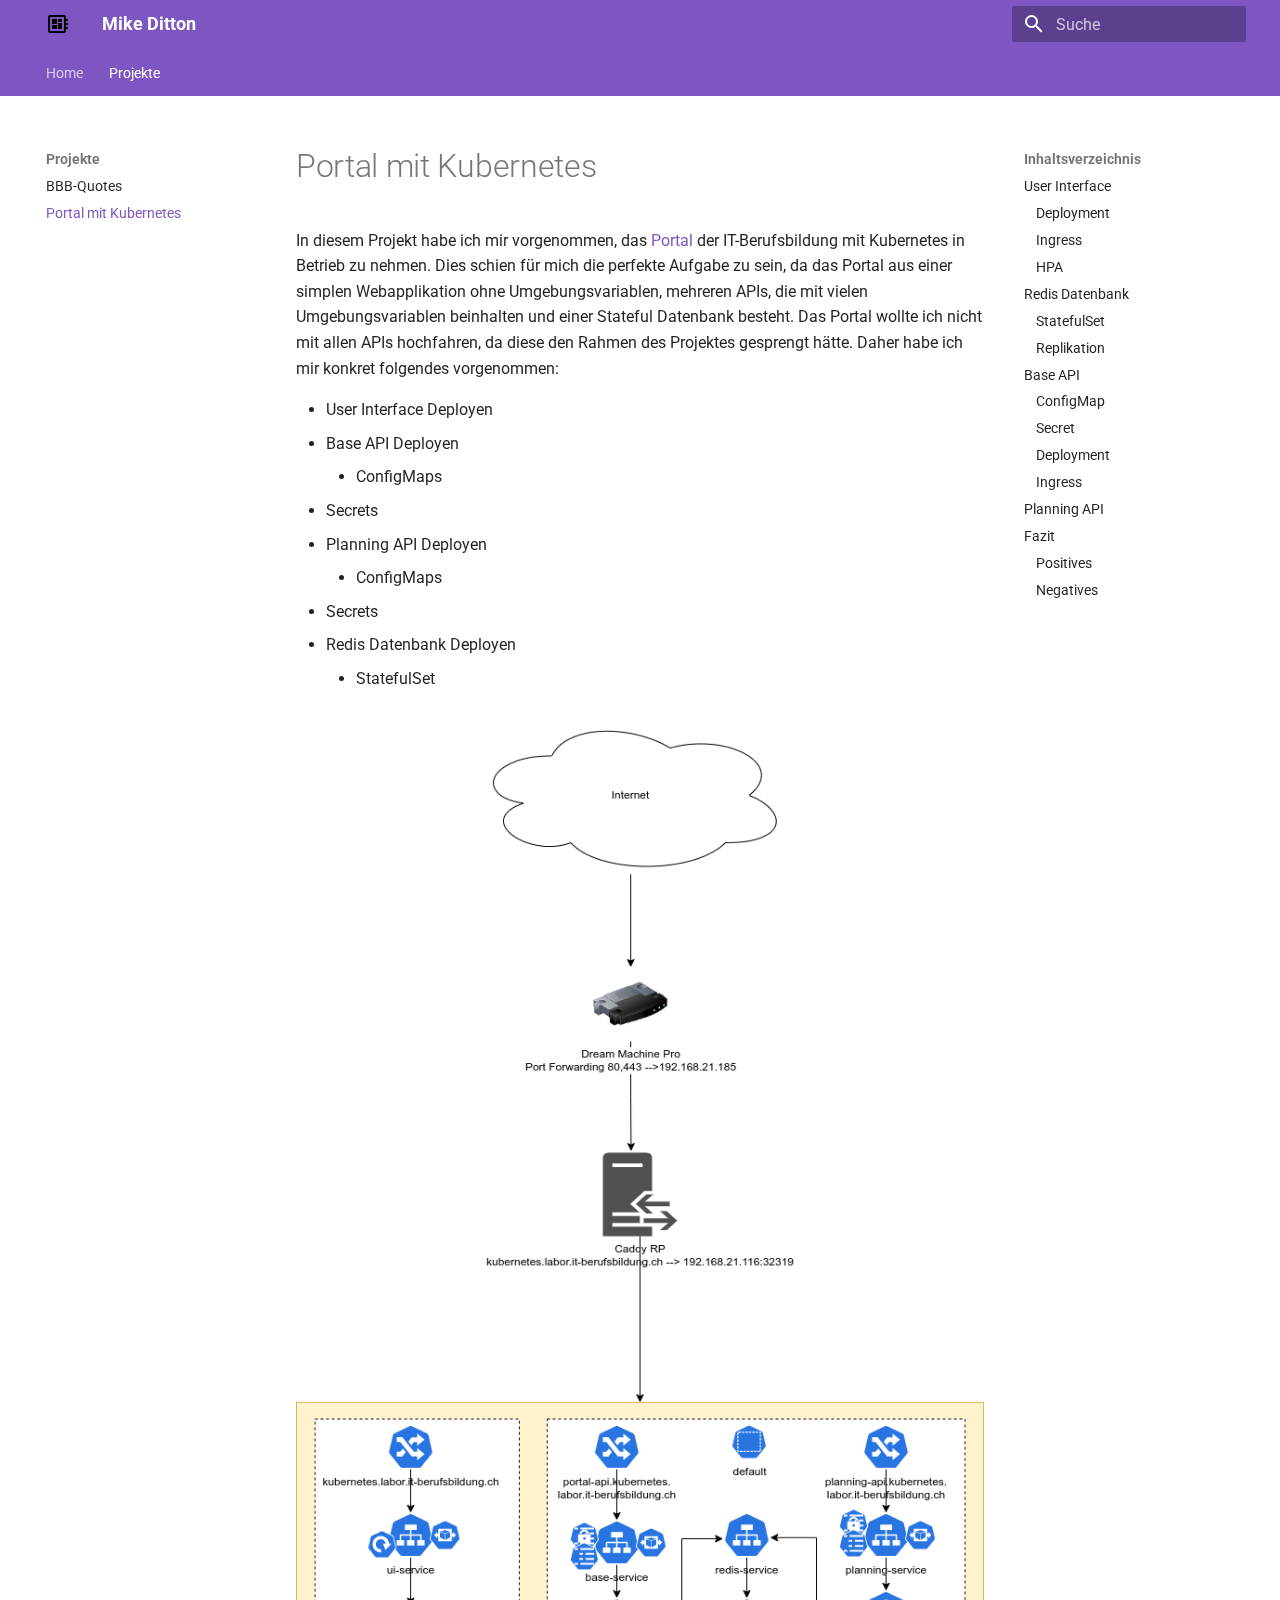
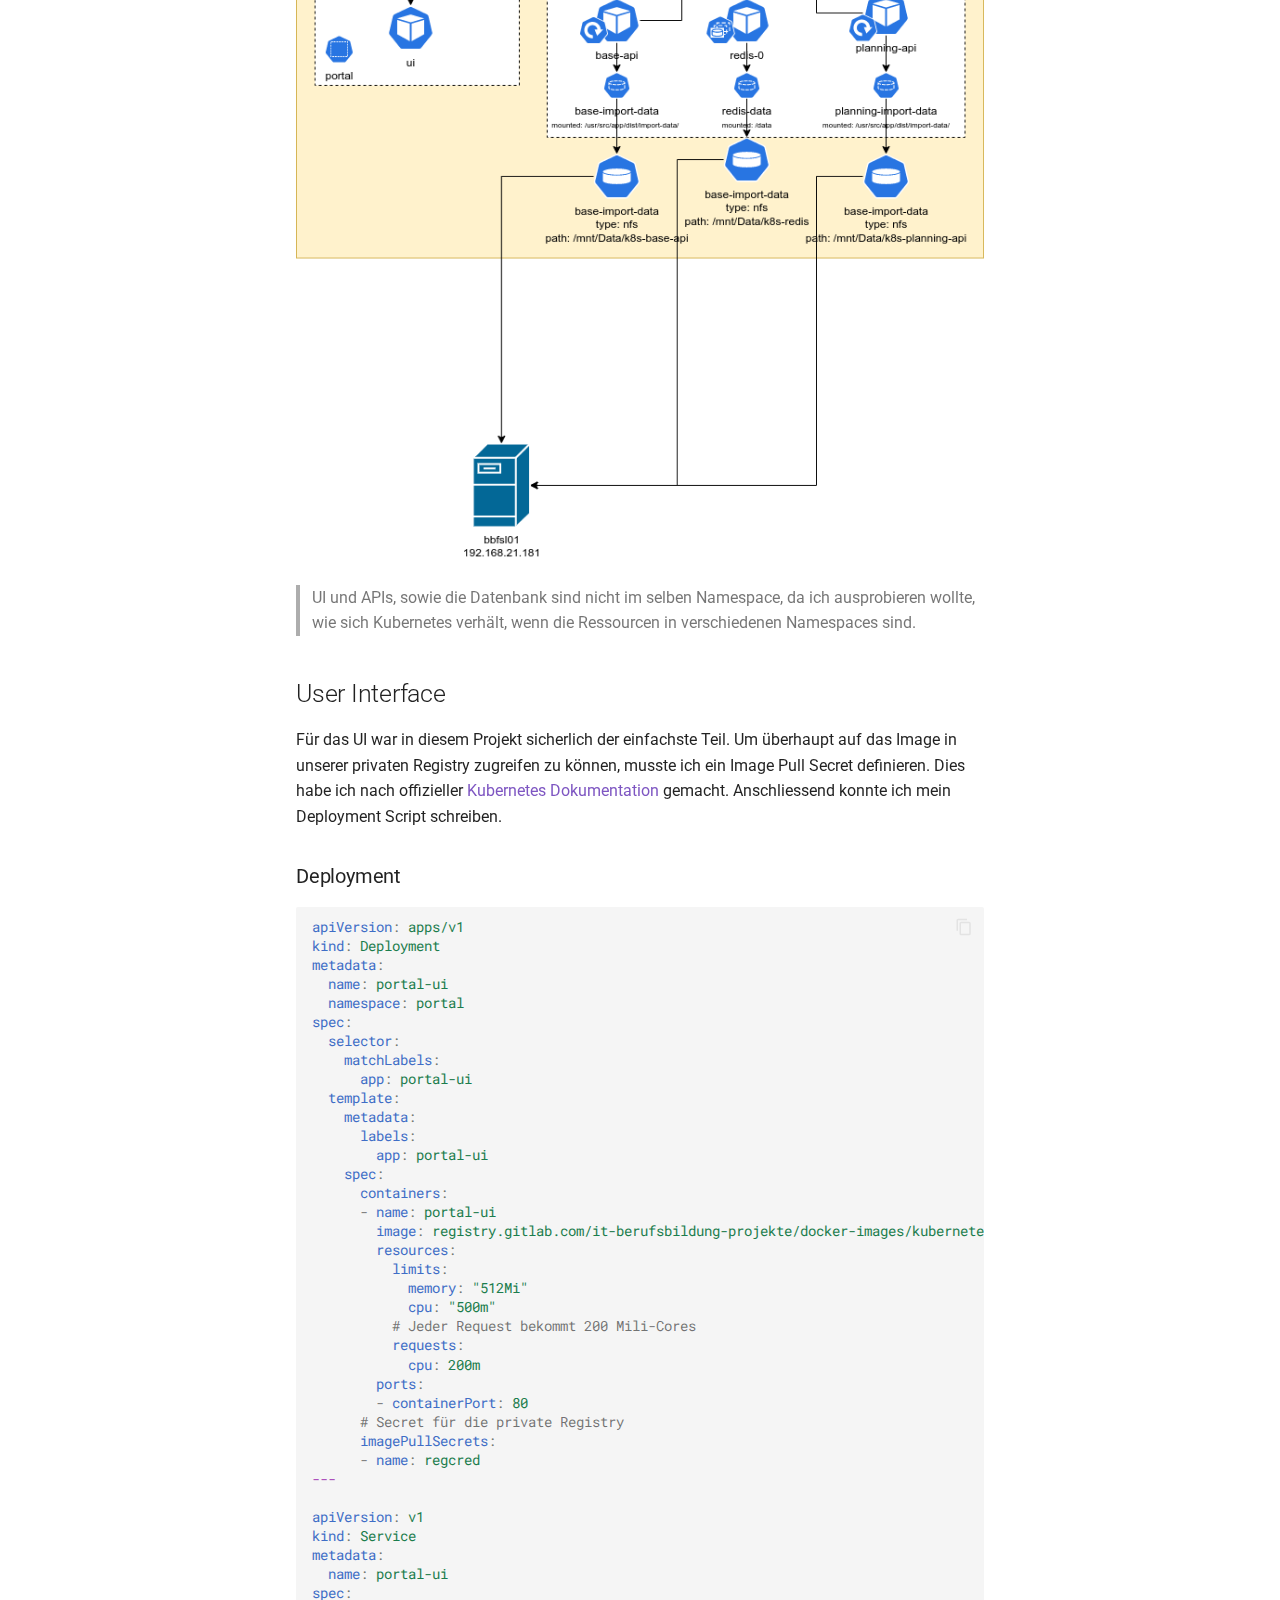
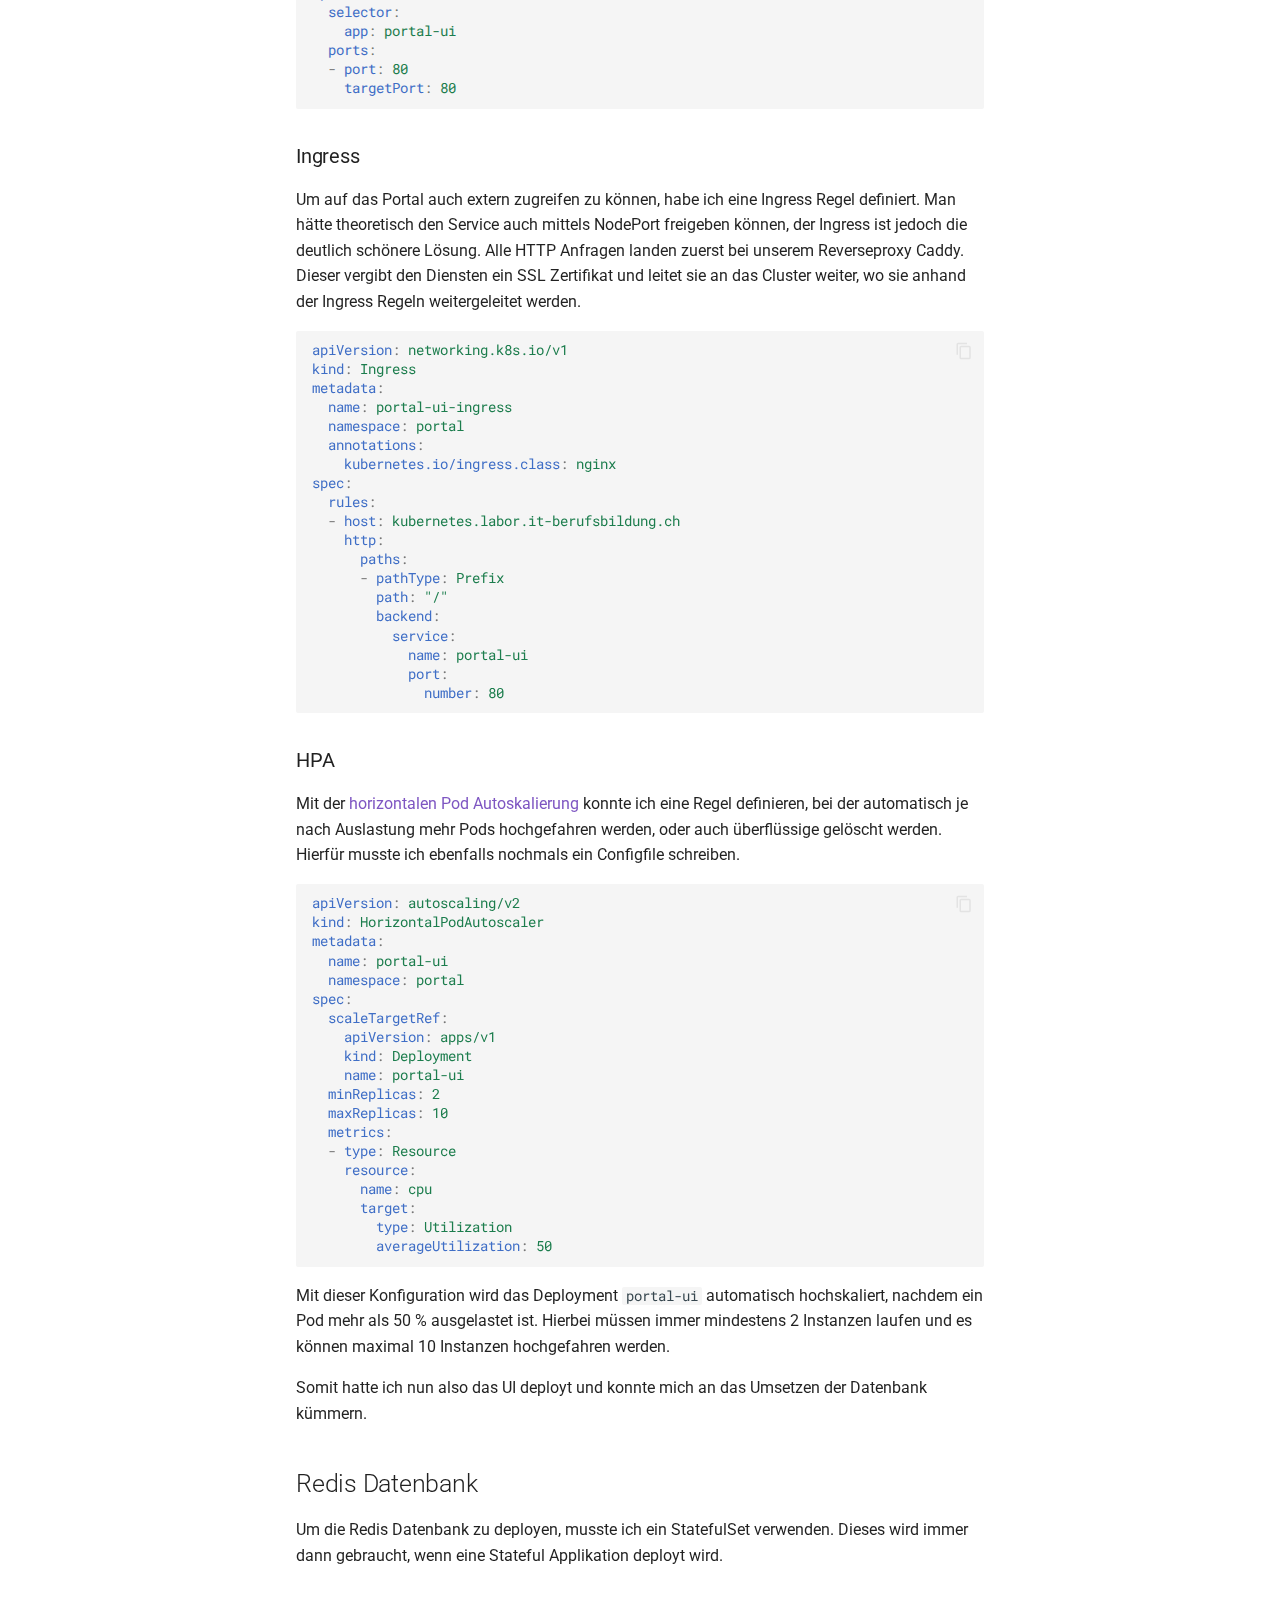
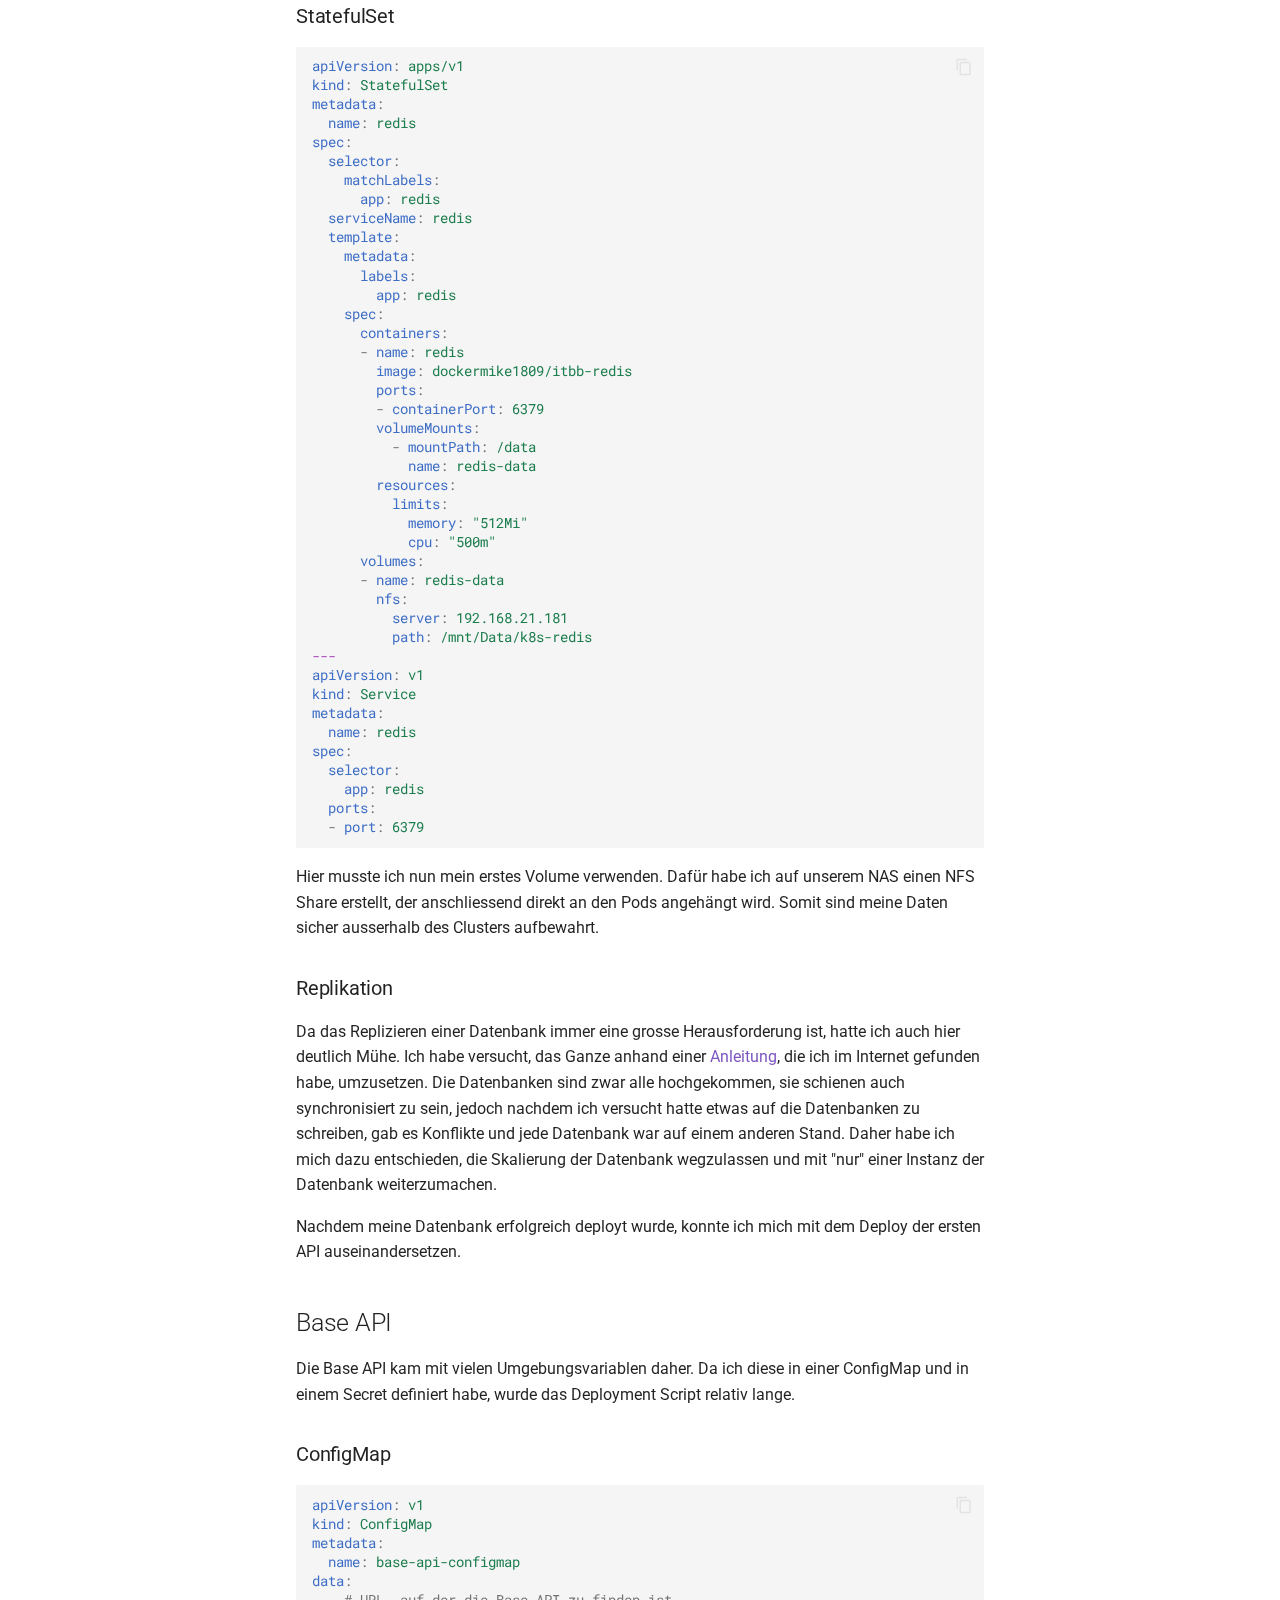
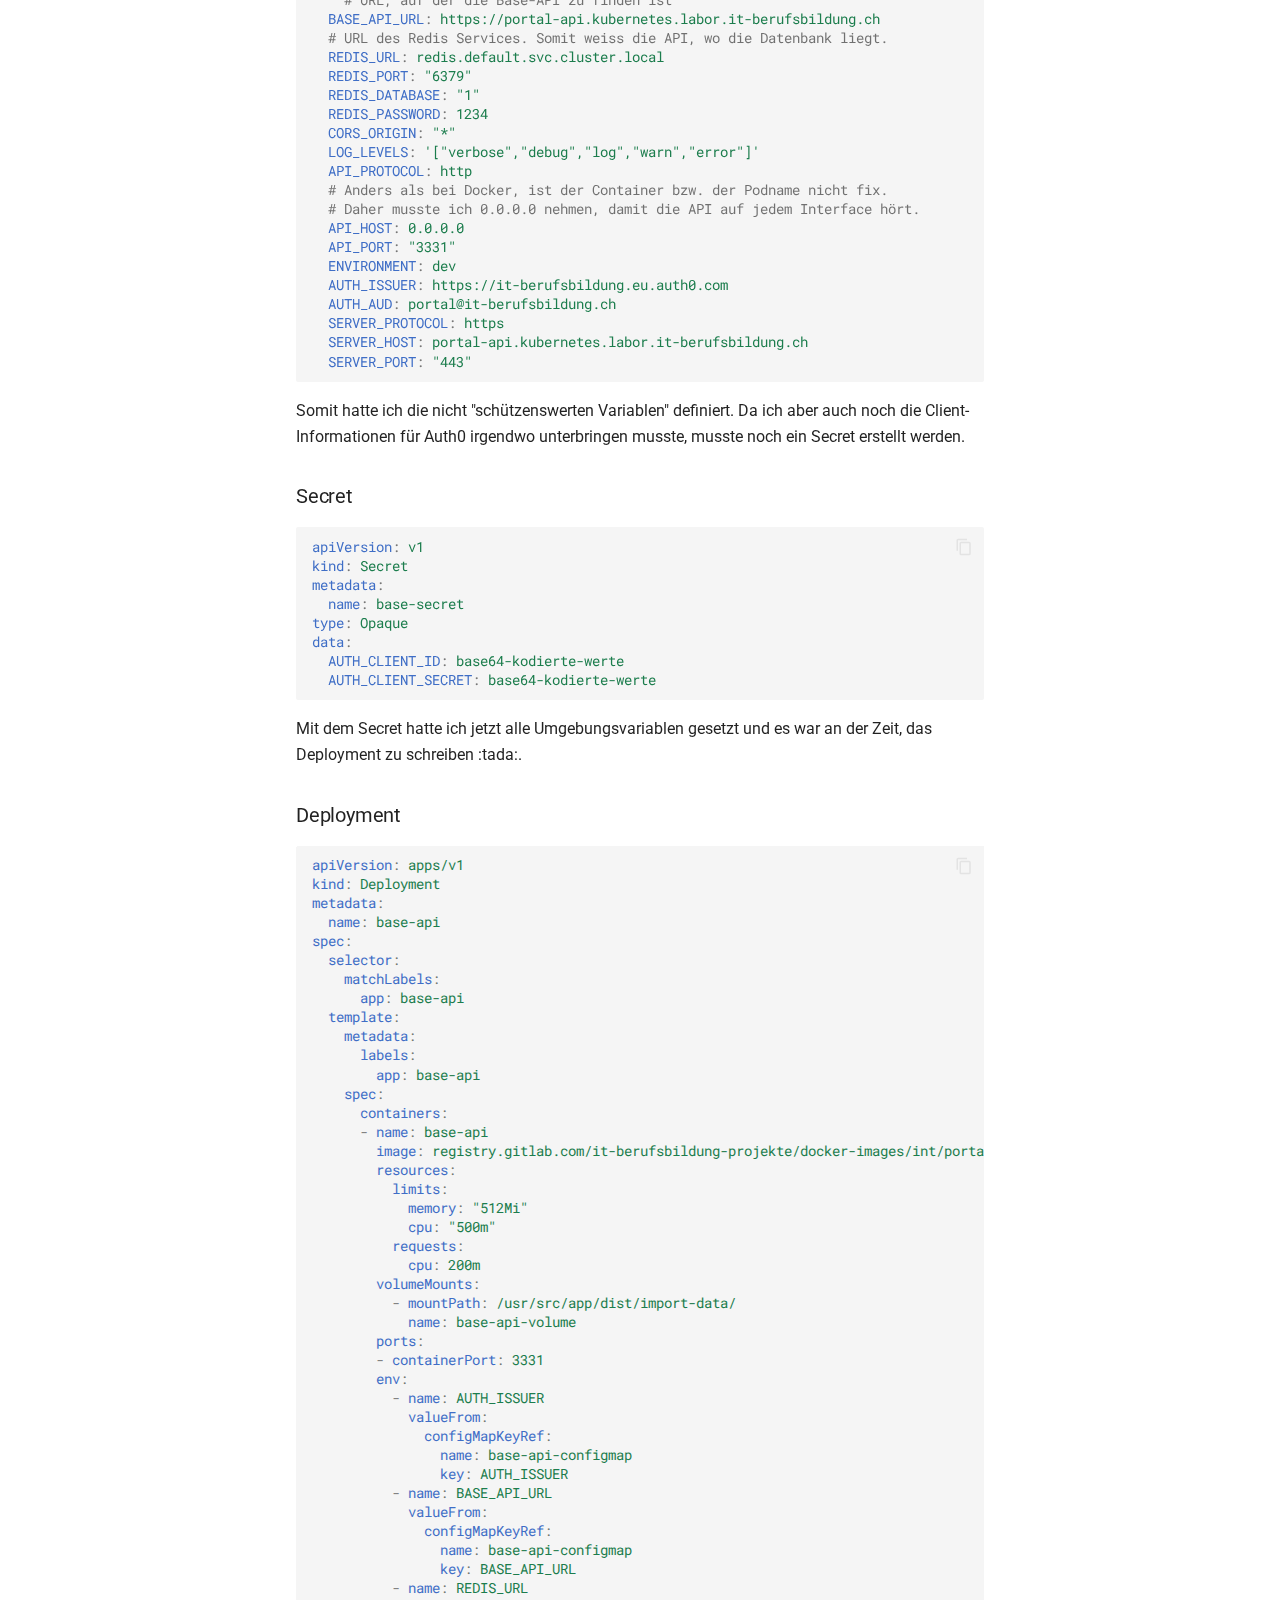
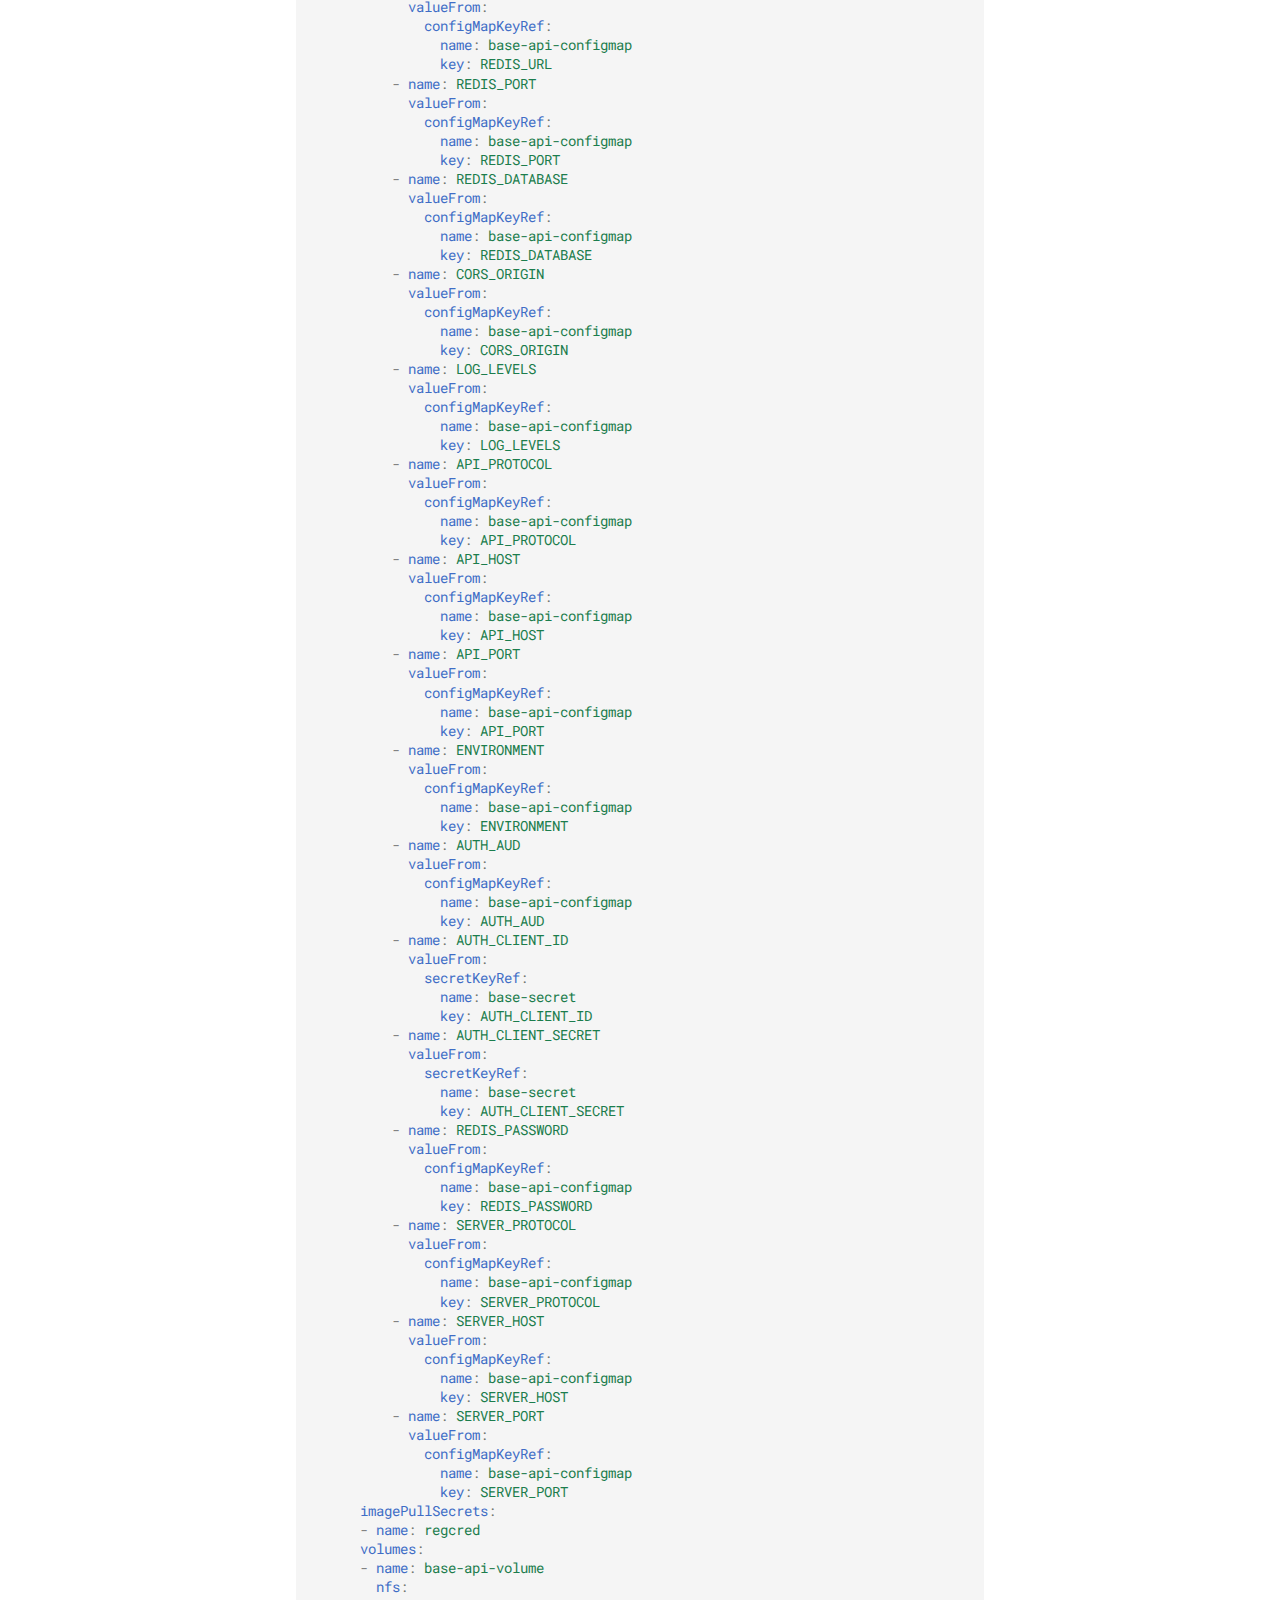
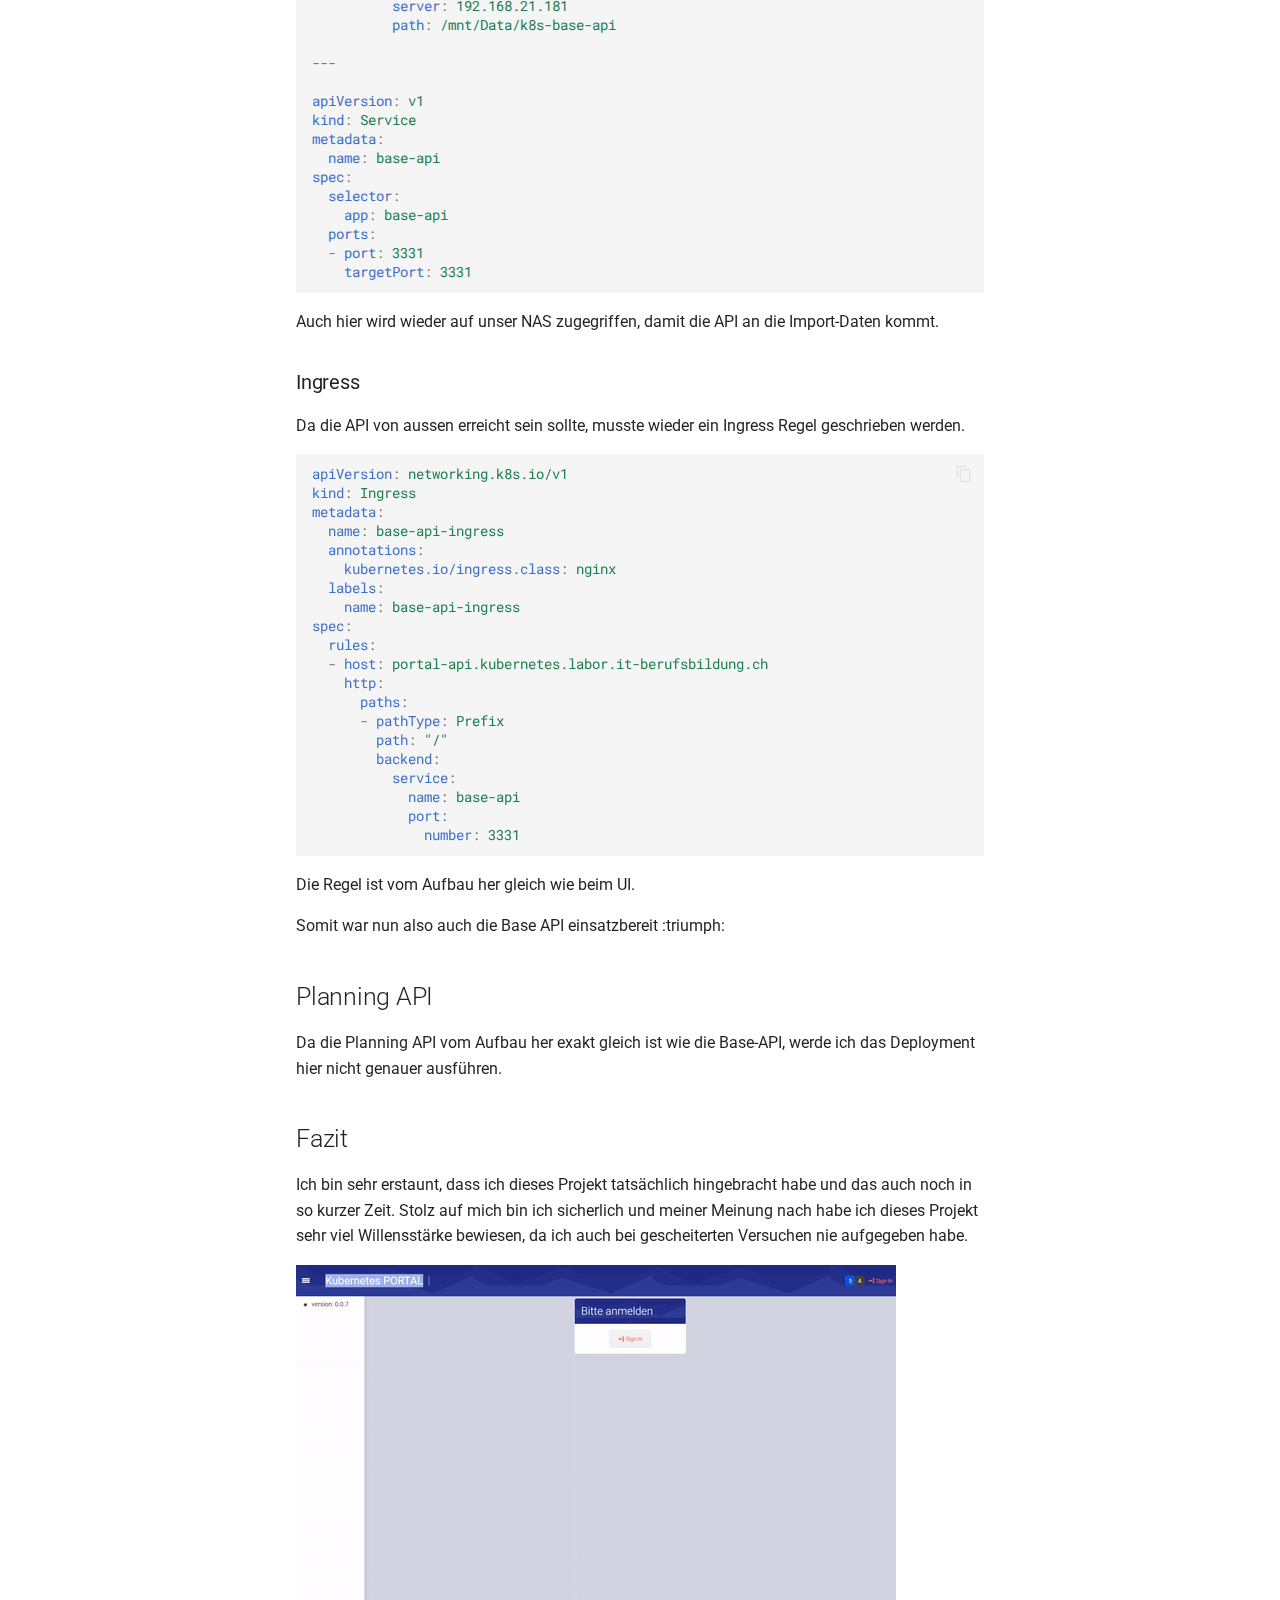
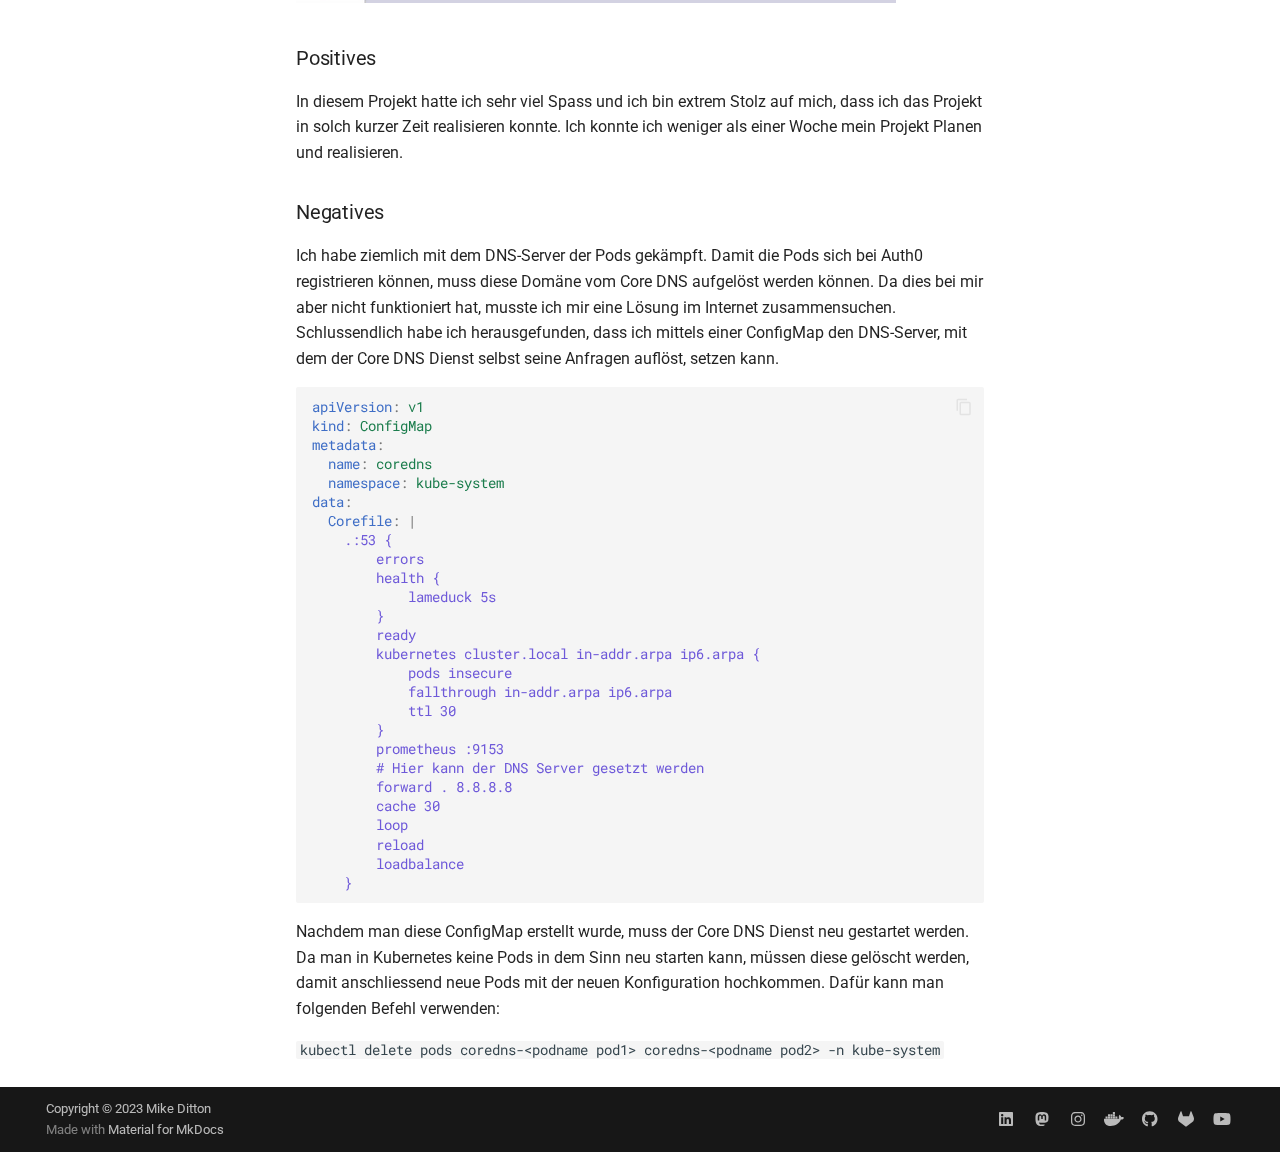
<file: Projekte/portal-mit-kubernetes/index.html>
<!doctype html>
<html lang="de" class="no-js">
  <head>
    
      <meta charset="utf-8">
      <meta name="viewport" content="width=device-width,initial-scale=1">
      
      
      
      
        <link rel="prev" href="../bbb-quotes/">
      
      
      <link rel="icon" href="../../images/developer-board.svg">
      <meta name="generator" content="mkdocs-1.4.3, mkdocs-material-9.1.18">
    
    
      
        <title>Portal mit Kubernetes - Mike Ditton</title>
      
    
    
      <link rel="stylesheet" href="../../assets/stylesheets/main.26e3688c.min.css">
      
        
        <link rel="stylesheet" href="../../assets/stylesheets/palette.ecc896b0.min.css">
      
      

    
    
    
      
        
        
        <link rel="preconnect" href="https://fonts.gstatic.com" crossorigin>
        <link rel="stylesheet" href="https://fonts.googleapis.com/css?family=Roboto:300,300i,400,400i,700,700i%7CRoboto+Mono:400,400i,700,700i&display=fallback">
        <style>:root{--md-text-font:"Roboto";--md-code-font:"Roboto Mono"}</style>
      
    
    
    <script>__md_scope=new URL("../..",location),__md_hash=e=>[...e].reduce((e,_)=>(e<<5)-e+_.charCodeAt(0),0),__md_get=(e,_=localStorage,t=__md_scope)=>JSON.parse(_.getItem(t.pathname+"."+e)),__md_set=(e,_,t=localStorage,a=__md_scope)=>{try{t.setItem(a.pathname+"."+e,JSON.stringify(_))}catch(e){}}</script>
    
      

    
    
    
  </head>
  
  
    
    
      
    
    
    
    
    <body dir="ltr" data-md-color-scheme="default" data-md-color-primary="deep-purple" data-md-color-accent="indigo">
  
    
    
      <script>var palette=__md_get("__palette");if(palette&&"object"==typeof palette.color)for(var key of Object.keys(palette.color))document.body.setAttribute("data-md-color-"+key,palette.color[key])</script>
    
    <input class="md-toggle" data-md-toggle="drawer" type="checkbox" id="__drawer" autocomplete="off">
    <input class="md-toggle" data-md-toggle="search" type="checkbox" id="__search" autocomplete="off">
    <label class="md-overlay" for="__drawer"></label>
    <div data-md-component="skip">
      
        
        <a href="#portal-mit-kubernetes" class="md-skip">
          Zum Inhalt
        </a>
      
    </div>
    <div data-md-component="announce">
      
    </div>
    
    
      

<header class="md-header" data-md-component="header">
  <nav class="md-header__inner md-grid" aria-label="Kopfzeile">
    <a href="../.." title="Mike Ditton" class="md-header__button md-logo" aria-label="Mike Ditton" data-md-component="logo">
      
  <img src="../../images/developer-board.svg" alt="logo">

    </a>
    <label class="md-header__button md-icon" for="__drawer">
      <svg xmlns="http://www.w3.org/2000/svg" viewBox="0 0 24 24"><path d="M3 6h18v2H3V6m0 5h18v2H3v-2m0 5h18v2H3v-2Z"/></svg>
    </label>
    <div class="md-header__title" data-md-component="header-title">
      <div class="md-header__ellipsis">
        <div class="md-header__topic">
          <span class="md-ellipsis">
            Mike Ditton
          </span>
        </div>
        <div class="md-header__topic" data-md-component="header-topic">
          <span class="md-ellipsis">
            
              Portal mit Kubernetes
            
          </span>
        </div>
      </div>
    </div>
    
      
        <form class="md-header__option" data-md-component="palette">
          
            
            
            
            <input class="md-option" data-md-color-media="" data-md-color-scheme="default" data-md-color-primary="deep-purple" data-md-color-accent="indigo"  aria-hidden="true"  type="radio" name="__palette" id="__palette_1">
            
          
            
            
            
            <input class="md-option" data-md-color-media="" data-md-color-scheme="default" data-md-color-primary="indigo" data-md-color-accent="indigo"  aria-label="Switch to dark mode"  type="radio" name="__palette" id="__palette_2">
            
              <label class="md-header__button md-icon" title="Switch to dark mode" for="__palette_1" hidden>
                <svg xmlns="http://www.w3.org/2000/svg" viewBox="0 0 24 24"><path d="M12 8a4 4 0 0 0-4 4 4 4 0 0 0 4 4 4 4 0 0 0 4-4 4 4 0 0 0-4-4m0 10a6 6 0 0 1-6-6 6 6 0 0 1 6-6 6 6 0 0 1 6 6 6 6 0 0 1-6 6m8-9.31V4h-4.69L12 .69 8.69 4H4v4.69L.69 12 4 15.31V20h4.69L12 23.31 15.31 20H20v-4.69L23.31 12 20 8.69Z"/></svg>
              </label>
            
          
            
            
            
            <input class="md-option" data-md-color-media="" data-md-color-scheme="slate" data-md-color-primary="indigo" data-md-color-accent="indigo"  aria-label="Switch to light mode"  type="radio" name="__palette" id="__palette_3">
            
              <label class="md-header__button md-icon" title="Switch to light mode" for="__palette_2" hidden>
                <svg xmlns="http://www.w3.org/2000/svg" viewBox="0 0 24 24"><path d="M12 18c-.89 0-1.74-.2-2.5-.55C11.56 16.5 13 14.42 13 12c0-2.42-1.44-4.5-3.5-5.45C10.26 6.2 11.11 6 12 6a6 6 0 0 1 6 6 6 6 0 0 1-6 6m8-9.31V4h-4.69L12 .69 8.69 4H4v4.69L.69 12 4 15.31V20h4.69L12 23.31 15.31 20H20v-4.69L23.31 12 20 8.69Z"/></svg>
              </label>
            
          
        </form>
      
    
    
    
      <label class="md-header__button md-icon" for="__search">
        <svg xmlns="http://www.w3.org/2000/svg" viewBox="0 0 24 24"><path d="M9.5 3A6.5 6.5 0 0 1 16 9.5c0 1.61-.59 3.09-1.56 4.23l.27.27h.79l5 5-1.5 1.5-5-5v-.79l-.27-.27A6.516 6.516 0 0 1 9.5 16 6.5 6.5 0 0 1 3 9.5 6.5 6.5 0 0 1 9.5 3m0 2C7 5 5 7 5 9.5S7 14 9.5 14 14 12 14 9.5 12 5 9.5 5Z"/></svg>
      </label>
      <div class="md-search" data-md-component="search" role="dialog">
  <label class="md-search__overlay" for="__search"></label>
  <div class="md-search__inner" role="search">
    <form class="md-search__form" name="search">
      <input type="text" class="md-search__input" name="query" aria-label="Suche" placeholder="Suche" autocapitalize="off" autocorrect="off" autocomplete="off" spellcheck="false" data-md-component="search-query" required>
      <label class="md-search__icon md-icon" for="__search">
        <svg xmlns="http://www.w3.org/2000/svg" viewBox="0 0 24 24"><path d="M9.5 3A6.5 6.5 0 0 1 16 9.5c0 1.61-.59 3.09-1.56 4.23l.27.27h.79l5 5-1.5 1.5-5-5v-.79l-.27-.27A6.516 6.516 0 0 1 9.5 16 6.5 6.5 0 0 1 3 9.5 6.5 6.5 0 0 1 9.5 3m0 2C7 5 5 7 5 9.5S7 14 9.5 14 14 12 14 9.5 12 5 9.5 5Z"/></svg>
        <svg xmlns="http://www.w3.org/2000/svg" viewBox="0 0 24 24"><path d="M20 11v2H8l5.5 5.5-1.42 1.42L4.16 12l7.92-7.92L13.5 5.5 8 11h12Z"/></svg>
      </label>
      <nav class="md-search__options" aria-label="Suche">
        
        <button type="reset" class="md-search__icon md-icon" title="Zurücksetzen" aria-label="Zurücksetzen" tabindex="-1">
          <svg xmlns="http://www.w3.org/2000/svg" viewBox="0 0 24 24"><path d="M19 6.41 17.59 5 12 10.59 6.41 5 5 6.41 10.59 12 5 17.59 6.41 19 12 13.41 17.59 19 19 17.59 13.41 12 19 6.41Z"/></svg>
        </button>
      </nav>
      
    </form>
    <div class="md-search__output">
      <div class="md-search__scrollwrap" data-md-scrollfix>
        <div class="md-search-result" data-md-component="search-result">
          <div class="md-search-result__meta">
            Suche wird initialisiert
          </div>
          <ol class="md-search-result__list" role="presentation"></ol>
        </div>
      </div>
    </div>
  </div>
</div>
    
    
  </nav>
  
</header>
    
    <div class="md-container" data-md-component="container">
      
      
        
          
            
<nav class="md-tabs" aria-label="Hauptnavigation" data-md-component="tabs">
  <div class="md-grid">
    <ul class="md-tabs__list">
      
        
  
  


  <li class="md-tabs__item">
    <a href="../.." class="md-tabs__link">
      Home
    </a>
  </li>

      
        
  
  
    
  


  
  
  
    <li class="md-tabs__item">
      <a href="../bbb-quotes/" class="md-tabs__link md-tabs__link--active">
        Projekte
      </a>
    </li>
  

      
    </ul>
  </div>
</nav>
          
        
      
      <main class="md-main" data-md-component="main">
        <div class="md-main__inner md-grid">
          
            
              
              <div class="md-sidebar md-sidebar--primary" data-md-component="sidebar" data-md-type="navigation" >
                <div class="md-sidebar__scrollwrap">
                  <div class="md-sidebar__inner">
                    

  


<nav class="md-nav md-nav--primary md-nav--lifted" aria-label="Navigation" data-md-level="0">
  <label class="md-nav__title" for="__drawer">
    <a href="../.." title="Mike Ditton" class="md-nav__button md-logo" aria-label="Mike Ditton" data-md-component="logo">
      
  <img src="../../images/developer-board.svg" alt="logo">

    </a>
    Mike Ditton
  </label>
  
  <ul class="md-nav__list" data-md-scrollfix>
    
      
      
      

  
  
  
    <li class="md-nav__item">
      <a href="../.." class="md-nav__link">
        Home
      </a>
    </li>
  

    
      
      
      

  
  
    
  
  
    
    <li class="md-nav__item md-nav__item--active md-nav__item--nested">
      
      
      
      
      <input class="md-nav__toggle md-toggle " type="checkbox" id="__nav_2" checked>
      
      
      
        <label class="md-nav__link" for="__nav_2" id="__nav_2_label" tabindex="0">
          Projekte
          <span class="md-nav__icon md-icon"></span>
        </label>
      
      <nav class="md-nav" data-md-level="1" aria-labelledby="__nav_2_label" aria-expanded="true">
        <label class="md-nav__title" for="__nav_2">
          <span class="md-nav__icon md-icon"></span>
          Projekte
        </label>
        <ul class="md-nav__list" data-md-scrollfix>
          
            
              
  
  
  
    <li class="md-nav__item">
      <a href="../bbb-quotes/" class="md-nav__link">
        BBB-Quotes
      </a>
    </li>
  

            
          
            
              
  
  
    
  
  
    <li class="md-nav__item md-nav__item--active">
      
      <input class="md-nav__toggle md-toggle" type="checkbox" id="__toc">
      
      
        
      
      
        <label class="md-nav__link md-nav__link--active" for="__toc">
          Portal mit Kubernetes
          <span class="md-nav__icon md-icon"></span>
        </label>
      
      <a href="./" class="md-nav__link md-nav__link--active">
        Portal mit Kubernetes
      </a>
      
        

<nav class="md-nav md-nav--secondary" aria-label="Inhaltsverzeichnis">
  
  
  
    
  
  
    <label class="md-nav__title" for="__toc">
      <span class="md-nav__icon md-icon"></span>
      Inhaltsverzeichnis
    </label>
    <ul class="md-nav__list" data-md-component="toc" data-md-scrollfix>
      
        <li class="md-nav__item">
  <a href="#user-interface" class="md-nav__link">
    User Interface
  </a>
  
    <nav class="md-nav" aria-label="User Interface">
      <ul class="md-nav__list">
        
          <li class="md-nav__item">
  <a href="#deployment" class="md-nav__link">
    Deployment
  </a>
  
</li>
        
          <li class="md-nav__item">
  <a href="#ingress" class="md-nav__link">
    Ingress
  </a>
  
</li>
        
          <li class="md-nav__item">
  <a href="#hpa" class="md-nav__link">
    HPA
  </a>
  
</li>
        
      </ul>
    </nav>
  
</li>
      
        <li class="md-nav__item">
  <a href="#redis-datenbank" class="md-nav__link">
    Redis Datenbank
  </a>
  
    <nav class="md-nav" aria-label="Redis Datenbank">
      <ul class="md-nav__list">
        
          <li class="md-nav__item">
  <a href="#statefulset" class="md-nav__link">
    StatefulSet
  </a>
  
</li>
        
          <li class="md-nav__item">
  <a href="#replikation" class="md-nav__link">
    Replikation
  </a>
  
</li>
        
      </ul>
    </nav>
  
</li>
      
        <li class="md-nav__item">
  <a href="#base-api" class="md-nav__link">
    Base API
  </a>
  
    <nav class="md-nav" aria-label="Base API">
      <ul class="md-nav__list">
        
          <li class="md-nav__item">
  <a href="#configmap" class="md-nav__link">
    ConfigMap
  </a>
  
</li>
        
          <li class="md-nav__item">
  <a href="#secret" class="md-nav__link">
    Secret
  </a>
  
</li>
        
          <li class="md-nav__item">
  <a href="#deployment_1" class="md-nav__link">
    Deployment
  </a>
  
</li>
        
          <li class="md-nav__item">
  <a href="#ingress_1" class="md-nav__link">
    Ingress
  </a>
  
</li>
        
      </ul>
    </nav>
  
</li>
      
        <li class="md-nav__item">
  <a href="#planning-api" class="md-nav__link">
    Planning API
  </a>
  
</li>
      
        <li class="md-nav__item">
  <a href="#fazit" class="md-nav__link">
    Fazit
  </a>
  
    <nav class="md-nav" aria-label="Fazit">
      <ul class="md-nav__list">
        
          <li class="md-nav__item">
  <a href="#positives" class="md-nav__link">
    Positives
  </a>
  
</li>
        
          <li class="md-nav__item">
  <a href="#negatives" class="md-nav__link">
    Negatives
  </a>
  
</li>
        
      </ul>
    </nav>
  
</li>
      
    </ul>
  
</nav>
      
    </li>
  

            
          
        </ul>
      </nav>
    </li>
  

    
  </ul>
</nav>
                  </div>
                </div>
              </div>
            
            
              
              <div class="md-sidebar md-sidebar--secondary" data-md-component="sidebar" data-md-type="toc" >
                <div class="md-sidebar__scrollwrap">
                  <div class="md-sidebar__inner">
                    

<nav class="md-nav md-nav--secondary" aria-label="Inhaltsverzeichnis">
  
  
  
    
  
  
    <label class="md-nav__title" for="__toc">
      <span class="md-nav__icon md-icon"></span>
      Inhaltsverzeichnis
    </label>
    <ul class="md-nav__list" data-md-component="toc" data-md-scrollfix>
      
        <li class="md-nav__item">
  <a href="#user-interface" class="md-nav__link">
    User Interface
  </a>
  
    <nav class="md-nav" aria-label="User Interface">
      <ul class="md-nav__list">
        
          <li class="md-nav__item">
  <a href="#deployment" class="md-nav__link">
    Deployment
  </a>
  
</li>
        
          <li class="md-nav__item">
  <a href="#ingress" class="md-nav__link">
    Ingress
  </a>
  
</li>
        
          <li class="md-nav__item">
  <a href="#hpa" class="md-nav__link">
    HPA
  </a>
  
</li>
        
      </ul>
    </nav>
  
</li>
      
        <li class="md-nav__item">
  <a href="#redis-datenbank" class="md-nav__link">
    Redis Datenbank
  </a>
  
    <nav class="md-nav" aria-label="Redis Datenbank">
      <ul class="md-nav__list">
        
          <li class="md-nav__item">
  <a href="#statefulset" class="md-nav__link">
    StatefulSet
  </a>
  
</li>
        
          <li class="md-nav__item">
  <a href="#replikation" class="md-nav__link">
    Replikation
  </a>
  
</li>
        
      </ul>
    </nav>
  
</li>
      
        <li class="md-nav__item">
  <a href="#base-api" class="md-nav__link">
    Base API
  </a>
  
    <nav class="md-nav" aria-label="Base API">
      <ul class="md-nav__list">
        
          <li class="md-nav__item">
  <a href="#configmap" class="md-nav__link">
    ConfigMap
  </a>
  
</li>
        
          <li class="md-nav__item">
  <a href="#secret" class="md-nav__link">
    Secret
  </a>
  
</li>
        
          <li class="md-nav__item">
  <a href="#deployment_1" class="md-nav__link">
    Deployment
  </a>
  
</li>
        
          <li class="md-nav__item">
  <a href="#ingress_1" class="md-nav__link">
    Ingress
  </a>
  
</li>
        
      </ul>
    </nav>
  
</li>
      
        <li class="md-nav__item">
  <a href="#planning-api" class="md-nav__link">
    Planning API
  </a>
  
</li>
      
        <li class="md-nav__item">
  <a href="#fazit" class="md-nav__link">
    Fazit
  </a>
  
    <nav class="md-nav" aria-label="Fazit">
      <ul class="md-nav__list">
        
          <li class="md-nav__item">
  <a href="#positives" class="md-nav__link">
    Positives
  </a>
  
</li>
        
          <li class="md-nav__item">
  <a href="#negatives" class="md-nav__link">
    Negatives
  </a>
  
</li>
        
      </ul>
    </nav>
  
</li>
      
    </ul>
  
</nav>
                  </div>
                </div>
              </div>
            
          
          
            <div class="md-content" data-md-component="content">
              <article class="md-content__inner md-typeset">
                
                  


<h1 id="portal-mit-kubernetes">Portal mit Kubernetes</h1>
<p>In diesem Projekt habe ich mir vorgenommen, das <a href="https://gitlab.com/it-berufsbildung-projekte/itag-berufsbildung">Portal</a> der IT-Berufsbildung mit Kubernetes in Betrieb zu nehmen.
Dies schien für mich die perfekte Aufgabe zu sein, da das Portal aus einer simplen Webapplikation ohne Umgebungsvariablen, mehreren APIs, die mit vielen Umgebungsvariablen beinhalten und einer Stateful Datenbank besteht.
Das Portal wollte ich nicht mit allen APIs hochfahren, da diese den Rahmen des Projektes gesprengt hätte. Daher habe ich mir konkret folgendes vorgenommen:</p>
<ul>
<li>User Interface Deployen</li>
<li>Base API Deployen<ul>
<li>ConfigMaps</li>
</ul>
</li>
<li>Secrets</li>
<li>Planning API Deployen<ul>
<li>ConfigMaps</li>
</ul>
</li>
<li>Secrets</li>
<li>Redis Datenbank Deployen<ul>
<li>StatefulSet</li>
</ul>
</li>
</ul>
<p><img alt="overview" src="../../images/overview.drawio.png" /></p>
<blockquote>
<p>UI und APIs, sowie die Datenbank sind nicht im selben Namespace, da ich ausprobieren wollte, wie sich Kubernetes verhält, wenn die Ressourcen in verschiedenen Namespaces sind.</p>
</blockquote>
<h2 id="user-interface">User Interface</h2>
<p>Für das UI war in diesem Projekt sicherlich der einfachste Teil. 
Um überhaupt auf das Image in unserer privaten Registry zugreifen zu können, musste ich ein Image Pull Secret definieren. Dies habe ich nach offizieller <a href="https://kubernetes.io/docs/tasks/configure-pod-container/pull-image-private-registry/">Kubernetes Dokumentation</a> gemacht.
Anschliessend konnte ich mein Deployment Script schreiben.</p>
<h3 id="deployment">Deployment</h3>
<div class="highlight"><pre><span></span><code><span id="__span-0-1"><a id="__codelineno-0-1" name="__codelineno-0-1" href="#__codelineno-0-1"></a><span class="nt">apiVersion</span><span class="p">:</span><span class="w"> </span><span class="l l-Scalar l-Scalar-Plain">apps/v1</span>
</span><span id="__span-0-2"><a id="__codelineno-0-2" name="__codelineno-0-2" href="#__codelineno-0-2"></a><span class="nt">kind</span><span class="p">:</span><span class="w"> </span><span class="l l-Scalar l-Scalar-Plain">Deployment</span>
</span><span id="__span-0-3"><a id="__codelineno-0-3" name="__codelineno-0-3" href="#__codelineno-0-3"></a><span class="nt">metadata</span><span class="p">:</span>
</span><span id="__span-0-4"><a id="__codelineno-0-4" name="__codelineno-0-4" href="#__codelineno-0-4"></a><span class="w">  </span><span class="nt">name</span><span class="p">:</span><span class="w"> </span><span class="l l-Scalar l-Scalar-Plain">portal-ui</span>
</span><span id="__span-0-5"><a id="__codelineno-0-5" name="__codelineno-0-5" href="#__codelineno-0-5"></a><span class="w">  </span><span class="nt">namespace</span><span class="p">:</span><span class="w"> </span><span class="l l-Scalar l-Scalar-Plain">portal</span>
</span><span id="__span-0-6"><a id="__codelineno-0-6" name="__codelineno-0-6" href="#__codelineno-0-6"></a><span class="nt">spec</span><span class="p">:</span>
</span><span id="__span-0-7"><a id="__codelineno-0-7" name="__codelineno-0-7" href="#__codelineno-0-7"></a><span class="w">  </span><span class="nt">selector</span><span class="p">:</span>
</span><span id="__span-0-8"><a id="__codelineno-0-8" name="__codelineno-0-8" href="#__codelineno-0-8"></a><span class="w">    </span><span class="nt">matchLabels</span><span class="p">:</span>
</span><span id="__span-0-9"><a id="__codelineno-0-9" name="__codelineno-0-9" href="#__codelineno-0-9"></a><span class="w">      </span><span class="nt">app</span><span class="p">:</span><span class="w"> </span><span class="l l-Scalar l-Scalar-Plain">portal-ui</span>
</span><span id="__span-0-10"><a id="__codelineno-0-10" name="__codelineno-0-10" href="#__codelineno-0-10"></a><span class="w">  </span><span class="nt">template</span><span class="p">:</span>
</span><span id="__span-0-11"><a id="__codelineno-0-11" name="__codelineno-0-11" href="#__codelineno-0-11"></a><span class="w">    </span><span class="nt">metadata</span><span class="p">:</span>
</span><span id="__span-0-12"><a id="__codelineno-0-12" name="__codelineno-0-12" href="#__codelineno-0-12"></a><span class="w">      </span><span class="nt">labels</span><span class="p">:</span>
</span><span id="__span-0-13"><a id="__codelineno-0-13" name="__codelineno-0-13" href="#__codelineno-0-13"></a><span class="w">        </span><span class="nt">app</span><span class="p">:</span><span class="w"> </span><span class="l l-Scalar l-Scalar-Plain">portal-ui</span>
</span><span id="__span-0-14"><a id="__codelineno-0-14" name="__codelineno-0-14" href="#__codelineno-0-14"></a><span class="w">    </span><span class="nt">spec</span><span class="p">:</span>
</span><span id="__span-0-15"><a id="__codelineno-0-15" name="__codelineno-0-15" href="#__codelineno-0-15"></a><span class="w">      </span><span class="nt">containers</span><span class="p">:</span>
</span><span id="__span-0-16"><a id="__codelineno-0-16" name="__codelineno-0-16" href="#__codelineno-0-16"></a><span class="w">      </span><span class="p p-Indicator">-</span><span class="w"> </span><span class="nt">name</span><span class="p">:</span><span class="w"> </span><span class="l l-Scalar l-Scalar-Plain">portal-ui</span>
</span><span id="__span-0-17"><a id="__codelineno-0-17" name="__codelineno-0-17" href="#__codelineno-0-17"></a><span class="w">        </span><span class="nt">image</span><span class="p">:</span><span class="w"> </span><span class="l l-Scalar l-Scalar-Plain">registry.gitlab.com/it-berufsbildung-projekte/docker-images/kubernetes/portal-ui:latest</span>
</span><span id="__span-0-18"><a id="__codelineno-0-18" name="__codelineno-0-18" href="#__codelineno-0-18"></a><span class="w">        </span><span class="nt">resources</span><span class="p">:</span>
</span><span id="__span-0-19"><a id="__codelineno-0-19" name="__codelineno-0-19" href="#__codelineno-0-19"></a><span class="w">          </span><span class="nt">limits</span><span class="p">:</span>
</span><span id="__span-0-20"><a id="__codelineno-0-20" name="__codelineno-0-20" href="#__codelineno-0-20"></a><span class="w">            </span><span class="nt">memory</span><span class="p">:</span><span class="w"> </span><span class="s">&quot;512Mi&quot;</span>
</span><span id="__span-0-21"><a id="__codelineno-0-21" name="__codelineno-0-21" href="#__codelineno-0-21"></a><span class="w">            </span><span class="nt">cpu</span><span class="p">:</span><span class="w"> </span><span class="s">&quot;500m&quot;</span>
</span><span id="__span-0-22"><a id="__codelineno-0-22" name="__codelineno-0-22" href="#__codelineno-0-22"></a><span class="w">          </span><span class="c1"># Jeder Request bekommt 200 Mili-Cores</span>
</span><span id="__span-0-23"><a id="__codelineno-0-23" name="__codelineno-0-23" href="#__codelineno-0-23"></a><span class="w">          </span><span class="nt">requests</span><span class="p">:</span>
</span><span id="__span-0-24"><a id="__codelineno-0-24" name="__codelineno-0-24" href="#__codelineno-0-24"></a><span class="w">            </span><span class="nt">cpu</span><span class="p">:</span><span class="w"> </span><span class="l l-Scalar l-Scalar-Plain">200m</span>
</span><span id="__span-0-25"><a id="__codelineno-0-25" name="__codelineno-0-25" href="#__codelineno-0-25"></a><span class="w">        </span><span class="nt">ports</span><span class="p">:</span>
</span><span id="__span-0-26"><a id="__codelineno-0-26" name="__codelineno-0-26" href="#__codelineno-0-26"></a><span class="w">        </span><span class="p p-Indicator">-</span><span class="w"> </span><span class="nt">containerPort</span><span class="p">:</span><span class="w"> </span><span class="l l-Scalar l-Scalar-Plain">80</span>
</span><span id="__span-0-27"><a id="__codelineno-0-27" name="__codelineno-0-27" href="#__codelineno-0-27"></a><span class="w">      </span><span class="c1"># Secret für die private Registry</span>
</span><span id="__span-0-28"><a id="__codelineno-0-28" name="__codelineno-0-28" href="#__codelineno-0-28"></a><span class="w">      </span><span class="nt">imagePullSecrets</span><span class="p">:</span>
</span><span id="__span-0-29"><a id="__codelineno-0-29" name="__codelineno-0-29" href="#__codelineno-0-29"></a><span class="w">      </span><span class="p p-Indicator">-</span><span class="w"> </span><span class="nt">name</span><span class="p">:</span><span class="w"> </span><span class="l l-Scalar l-Scalar-Plain">regcred</span>
</span><span id="__span-0-30"><a id="__codelineno-0-30" name="__codelineno-0-30" href="#__codelineno-0-30"></a><span class="nn">---</span>
</span><span id="__span-0-31"><a id="__codelineno-0-31" name="__codelineno-0-31" href="#__codelineno-0-31"></a>
</span><span id="__span-0-32"><a id="__codelineno-0-32" name="__codelineno-0-32" href="#__codelineno-0-32"></a><span class="nt">apiVersion</span><span class="p">:</span><span class="w"> </span><span class="l l-Scalar l-Scalar-Plain">v1</span>
</span><span id="__span-0-33"><a id="__codelineno-0-33" name="__codelineno-0-33" href="#__codelineno-0-33"></a><span class="nt">kind</span><span class="p">:</span><span class="w"> </span><span class="l l-Scalar l-Scalar-Plain">Service</span>
</span><span id="__span-0-34"><a id="__codelineno-0-34" name="__codelineno-0-34" href="#__codelineno-0-34"></a><span class="nt">metadata</span><span class="p">:</span>
</span><span id="__span-0-35"><a id="__codelineno-0-35" name="__codelineno-0-35" href="#__codelineno-0-35"></a><span class="w">  </span><span class="nt">name</span><span class="p">:</span><span class="w"> </span><span class="l l-Scalar l-Scalar-Plain">portal-ui</span>
</span><span id="__span-0-36"><a id="__codelineno-0-36" name="__codelineno-0-36" href="#__codelineno-0-36"></a><span class="nt">spec</span><span class="p">:</span>
</span><span id="__span-0-37"><a id="__codelineno-0-37" name="__codelineno-0-37" href="#__codelineno-0-37"></a><span class="w">  </span><span class="nt">selector</span><span class="p">:</span>
</span><span id="__span-0-38"><a id="__codelineno-0-38" name="__codelineno-0-38" href="#__codelineno-0-38"></a><span class="w">    </span><span class="nt">app</span><span class="p">:</span><span class="w"> </span><span class="l l-Scalar l-Scalar-Plain">portal-ui</span>
</span><span id="__span-0-39"><a id="__codelineno-0-39" name="__codelineno-0-39" href="#__codelineno-0-39"></a><span class="w">  </span><span class="nt">ports</span><span class="p">:</span>
</span><span id="__span-0-40"><a id="__codelineno-0-40" name="__codelineno-0-40" href="#__codelineno-0-40"></a><span class="w">  </span><span class="p p-Indicator">-</span><span class="w"> </span><span class="nt">port</span><span class="p">:</span><span class="w"> </span><span class="l l-Scalar l-Scalar-Plain">80</span>
</span><span id="__span-0-41"><a id="__codelineno-0-41" name="__codelineno-0-41" href="#__codelineno-0-41"></a><span class="w">    </span><span class="nt">targetPort</span><span class="p">:</span><span class="w"> </span><span class="l l-Scalar l-Scalar-Plain">80</span>
</span></code></pre></div>
<h3 id="ingress">Ingress</h3>
<p>Um auf das Portal auch extern zugreifen zu können, habe ich eine Ingress Regel definiert. Man hätte theoretisch den Service auch mittels NodePort freigeben können, der Ingress ist jedoch die deutlich schönere Lösung. Alle HTTP Anfragen landen zuerst bei unserem Reverseproxy Caddy. Dieser vergibt den Diensten ein SSL Zertifikat und leitet sie an das Cluster weiter, wo sie anhand der Ingress Regeln weitergeleitet werden. </p>
<div class="highlight"><pre><span></span><code><span id="__span-1-1"><a id="__codelineno-1-1" name="__codelineno-1-1" href="#__codelineno-1-1"></a><span class="nt">apiVersion</span><span class="p">:</span><span class="w"> </span><span class="l l-Scalar l-Scalar-Plain">networking.k8s.io/v1</span>
</span><span id="__span-1-2"><a id="__codelineno-1-2" name="__codelineno-1-2" href="#__codelineno-1-2"></a><span class="nt">kind</span><span class="p">:</span><span class="w"> </span><span class="l l-Scalar l-Scalar-Plain">Ingress</span>
</span><span id="__span-1-3"><a id="__codelineno-1-3" name="__codelineno-1-3" href="#__codelineno-1-3"></a><span class="nt">metadata</span><span class="p">:</span>
</span><span id="__span-1-4"><a id="__codelineno-1-4" name="__codelineno-1-4" href="#__codelineno-1-4"></a><span class="w">  </span><span class="nt">name</span><span class="p">:</span><span class="w"> </span><span class="l l-Scalar l-Scalar-Plain">portal-ui-ingress</span>
</span><span id="__span-1-5"><a id="__codelineno-1-5" name="__codelineno-1-5" href="#__codelineno-1-5"></a><span class="w">  </span><span class="nt">namespace</span><span class="p">:</span><span class="w"> </span><span class="l l-Scalar l-Scalar-Plain">portal</span>
</span><span id="__span-1-6"><a id="__codelineno-1-6" name="__codelineno-1-6" href="#__codelineno-1-6"></a><span class="w">  </span><span class="nt">annotations</span><span class="p">:</span>
</span><span id="__span-1-7"><a id="__codelineno-1-7" name="__codelineno-1-7" href="#__codelineno-1-7"></a><span class="w">    </span><span class="nt">kubernetes.io/ingress.class</span><span class="p">:</span><span class="w"> </span><span class="l l-Scalar l-Scalar-Plain">nginx</span>
</span><span id="__span-1-8"><a id="__codelineno-1-8" name="__codelineno-1-8" href="#__codelineno-1-8"></a><span class="nt">spec</span><span class="p">:</span>
</span><span id="__span-1-9"><a id="__codelineno-1-9" name="__codelineno-1-9" href="#__codelineno-1-9"></a><span class="w">  </span><span class="nt">rules</span><span class="p">:</span>
</span><span id="__span-1-10"><a id="__codelineno-1-10" name="__codelineno-1-10" href="#__codelineno-1-10"></a><span class="w">  </span><span class="p p-Indicator">-</span><span class="w"> </span><span class="nt">host</span><span class="p">:</span><span class="w"> </span><span class="l l-Scalar l-Scalar-Plain">kubernetes.labor.it-berufsbildung.ch</span>
</span><span id="__span-1-11"><a id="__codelineno-1-11" name="__codelineno-1-11" href="#__codelineno-1-11"></a><span class="w">    </span><span class="nt">http</span><span class="p">:</span>
</span><span id="__span-1-12"><a id="__codelineno-1-12" name="__codelineno-1-12" href="#__codelineno-1-12"></a><span class="w">      </span><span class="nt">paths</span><span class="p">:</span>
</span><span id="__span-1-13"><a id="__codelineno-1-13" name="__codelineno-1-13" href="#__codelineno-1-13"></a><span class="w">      </span><span class="p p-Indicator">-</span><span class="w"> </span><span class="nt">pathType</span><span class="p">:</span><span class="w"> </span><span class="l l-Scalar l-Scalar-Plain">Prefix</span>
</span><span id="__span-1-14"><a id="__codelineno-1-14" name="__codelineno-1-14" href="#__codelineno-1-14"></a><span class="w">        </span><span class="nt">path</span><span class="p">:</span><span class="w"> </span><span class="s">&quot;/&quot;</span>
</span><span id="__span-1-15"><a id="__codelineno-1-15" name="__codelineno-1-15" href="#__codelineno-1-15"></a><span class="w">        </span><span class="nt">backend</span><span class="p">:</span>
</span><span id="__span-1-16"><a id="__codelineno-1-16" name="__codelineno-1-16" href="#__codelineno-1-16"></a><span class="w">          </span><span class="nt">service</span><span class="p">:</span>
</span><span id="__span-1-17"><a id="__codelineno-1-17" name="__codelineno-1-17" href="#__codelineno-1-17"></a><span class="w">            </span><span class="nt">name</span><span class="p">:</span><span class="w"> </span><span class="l l-Scalar l-Scalar-Plain">portal-ui</span>
</span><span id="__span-1-18"><a id="__codelineno-1-18" name="__codelineno-1-18" href="#__codelineno-1-18"></a><span class="w">            </span><span class="nt">port</span><span class="p">:</span><span class="w"> </span>
</span><span id="__span-1-19"><a id="__codelineno-1-19" name="__codelineno-1-19" href="#__codelineno-1-19"></a><span class="w">              </span><span class="nt">number</span><span class="p">:</span><span class="w"> </span><span class="l l-Scalar l-Scalar-Plain">80</span>
</span></code></pre></div>
<h3 id="hpa">HPA</h3>
<p>Mit der <a href="https://kubernetes.io/docs/tasks/run-application/horizontal-pod-autoscale-walkthrough/">horizontalen Pod Autoskalierung</a> konnte ich eine Regel definieren, bei der automatisch je nach Auslastung mehr Pods hochgefahren werden, oder auch überflüssige gelöscht werden. Hierfür musste ich ebenfalls nochmals ein Configfile schreiben.</p>
<p><div class="highlight"><pre><span></span><code><span id="__span-2-1"><a id="__codelineno-2-1" name="__codelineno-2-1" href="#__codelineno-2-1"></a><span class="nt">apiVersion</span><span class="p">:</span><span class="w"> </span><span class="l l-Scalar l-Scalar-Plain">autoscaling/v2</span>
</span><span id="__span-2-2"><a id="__codelineno-2-2" name="__codelineno-2-2" href="#__codelineno-2-2"></a><span class="nt">kind</span><span class="p">:</span><span class="w"> </span><span class="l l-Scalar l-Scalar-Plain">HorizontalPodAutoscaler</span>
</span><span id="__span-2-3"><a id="__codelineno-2-3" name="__codelineno-2-3" href="#__codelineno-2-3"></a><span class="nt">metadata</span><span class="p">:</span>
</span><span id="__span-2-4"><a id="__codelineno-2-4" name="__codelineno-2-4" href="#__codelineno-2-4"></a><span class="w">  </span><span class="nt">name</span><span class="p">:</span><span class="w"> </span><span class="l l-Scalar l-Scalar-Plain">portal-ui</span>
</span><span id="__span-2-5"><a id="__codelineno-2-5" name="__codelineno-2-5" href="#__codelineno-2-5"></a><span class="w">  </span><span class="nt">namespace</span><span class="p">:</span><span class="w"> </span><span class="l l-Scalar l-Scalar-Plain">portal</span>
</span><span id="__span-2-6"><a id="__codelineno-2-6" name="__codelineno-2-6" href="#__codelineno-2-6"></a><span class="nt">spec</span><span class="p">:</span>
</span><span id="__span-2-7"><a id="__codelineno-2-7" name="__codelineno-2-7" href="#__codelineno-2-7"></a><span class="w">  </span><span class="nt">scaleTargetRef</span><span class="p">:</span>
</span><span id="__span-2-8"><a id="__codelineno-2-8" name="__codelineno-2-8" href="#__codelineno-2-8"></a><span class="w">    </span><span class="nt">apiVersion</span><span class="p">:</span><span class="w"> </span><span class="l l-Scalar l-Scalar-Plain">apps/v1</span>
</span><span id="__span-2-9"><a id="__codelineno-2-9" name="__codelineno-2-9" href="#__codelineno-2-9"></a><span class="w">    </span><span class="nt">kind</span><span class="p">:</span><span class="w"> </span><span class="l l-Scalar l-Scalar-Plain">Deployment</span>
</span><span id="__span-2-10"><a id="__codelineno-2-10" name="__codelineno-2-10" href="#__codelineno-2-10"></a><span class="w">    </span><span class="nt">name</span><span class="p">:</span><span class="w"> </span><span class="l l-Scalar l-Scalar-Plain">portal-ui</span><span class="w"> </span>
</span><span id="__span-2-11"><a id="__codelineno-2-11" name="__codelineno-2-11" href="#__codelineno-2-11"></a><span class="w">  </span><span class="nt">minReplicas</span><span class="p">:</span><span class="w"> </span><span class="l l-Scalar l-Scalar-Plain">2</span>
</span><span id="__span-2-12"><a id="__codelineno-2-12" name="__codelineno-2-12" href="#__codelineno-2-12"></a><span class="w">  </span><span class="nt">maxReplicas</span><span class="p">:</span><span class="w"> </span><span class="l l-Scalar l-Scalar-Plain">10</span>
</span><span id="__span-2-13"><a id="__codelineno-2-13" name="__codelineno-2-13" href="#__codelineno-2-13"></a><span class="w">  </span><span class="nt">metrics</span><span class="p">:</span>
</span><span id="__span-2-14"><a id="__codelineno-2-14" name="__codelineno-2-14" href="#__codelineno-2-14"></a><span class="w">  </span><span class="p p-Indicator">-</span><span class="w"> </span><span class="nt">type</span><span class="p">:</span><span class="w"> </span><span class="l l-Scalar l-Scalar-Plain">Resource</span>
</span><span id="__span-2-15"><a id="__codelineno-2-15" name="__codelineno-2-15" href="#__codelineno-2-15"></a><span class="w">    </span><span class="nt">resource</span><span class="p">:</span>
</span><span id="__span-2-16"><a id="__codelineno-2-16" name="__codelineno-2-16" href="#__codelineno-2-16"></a><span class="w">      </span><span class="nt">name</span><span class="p">:</span><span class="w"> </span><span class="l l-Scalar l-Scalar-Plain">cpu</span>
</span><span id="__span-2-17"><a id="__codelineno-2-17" name="__codelineno-2-17" href="#__codelineno-2-17"></a><span class="w">      </span><span class="nt">target</span><span class="p">:</span>
</span><span id="__span-2-18"><a id="__codelineno-2-18" name="__codelineno-2-18" href="#__codelineno-2-18"></a><span class="w">        </span><span class="nt">type</span><span class="p">:</span><span class="w"> </span><span class="l l-Scalar l-Scalar-Plain">Utilization</span>
</span><span id="__span-2-19"><a id="__codelineno-2-19" name="__codelineno-2-19" href="#__codelineno-2-19"></a><span class="w">        </span><span class="nt">averageUtilization</span><span class="p">:</span><span class="w"> </span><span class="l l-Scalar l-Scalar-Plain">50</span>
</span></code></pre></div>
Mit dieser Konfiguration wird das Deployment <code>portal-ui</code> automatisch hochskaliert, nachdem ein Pod mehr als 50 % ausgelastet ist. Hierbei müssen immer mindestens 2 Instanzen laufen und es können maximal 10 Instanzen hochgefahren werden. </p>
<p>Somit hatte ich nun also das UI deployt und konnte mich an das Umsetzen der Datenbank kümmern.</p>
<h2 id="redis-datenbank">Redis Datenbank</h2>
<p>Um die Redis Datenbank zu deployen, musste ich ein StatefulSet verwenden. Dieses wird immer dann gebraucht, wenn eine Stateful Applikation deployt wird. </p>
<h3 id="statefulset">StatefulSet</h3>
<p><div class="highlight"><pre><span></span><code><span id="__span-3-1"><a id="__codelineno-3-1" name="__codelineno-3-1" href="#__codelineno-3-1"></a><span class="nt">apiVersion</span><span class="p">:</span><span class="w"> </span><span class="l l-Scalar l-Scalar-Plain">apps/v1</span>
</span><span id="__span-3-2"><a id="__codelineno-3-2" name="__codelineno-3-2" href="#__codelineno-3-2"></a><span class="nt">kind</span><span class="p">:</span><span class="w"> </span><span class="l l-Scalar l-Scalar-Plain">StatefulSet</span>
</span><span id="__span-3-3"><a id="__codelineno-3-3" name="__codelineno-3-3" href="#__codelineno-3-3"></a><span class="nt">metadata</span><span class="p">:</span>
</span><span id="__span-3-4"><a id="__codelineno-3-4" name="__codelineno-3-4" href="#__codelineno-3-4"></a><span class="w">  </span><span class="nt">name</span><span class="p">:</span><span class="w"> </span><span class="l l-Scalar l-Scalar-Plain">redis</span>
</span><span id="__span-3-5"><a id="__codelineno-3-5" name="__codelineno-3-5" href="#__codelineno-3-5"></a><span class="nt">spec</span><span class="p">:</span>
</span><span id="__span-3-6"><a id="__codelineno-3-6" name="__codelineno-3-6" href="#__codelineno-3-6"></a><span class="w">  </span><span class="nt">selector</span><span class="p">:</span>
</span><span id="__span-3-7"><a id="__codelineno-3-7" name="__codelineno-3-7" href="#__codelineno-3-7"></a><span class="w">    </span><span class="nt">matchLabels</span><span class="p">:</span>
</span><span id="__span-3-8"><a id="__codelineno-3-8" name="__codelineno-3-8" href="#__codelineno-3-8"></a><span class="w">      </span><span class="nt">app</span><span class="p">:</span><span class="w"> </span><span class="l l-Scalar l-Scalar-Plain">redis</span>
</span><span id="__span-3-9"><a id="__codelineno-3-9" name="__codelineno-3-9" href="#__codelineno-3-9"></a><span class="w">  </span><span class="nt">serviceName</span><span class="p">:</span><span class="w"> </span><span class="l l-Scalar l-Scalar-Plain">redis</span>
</span><span id="__span-3-10"><a id="__codelineno-3-10" name="__codelineno-3-10" href="#__codelineno-3-10"></a><span class="w">  </span><span class="nt">template</span><span class="p">:</span>
</span><span id="__span-3-11"><a id="__codelineno-3-11" name="__codelineno-3-11" href="#__codelineno-3-11"></a><span class="w">    </span><span class="nt">metadata</span><span class="p">:</span>
</span><span id="__span-3-12"><a id="__codelineno-3-12" name="__codelineno-3-12" href="#__codelineno-3-12"></a><span class="w">      </span><span class="nt">labels</span><span class="p">:</span>
</span><span id="__span-3-13"><a id="__codelineno-3-13" name="__codelineno-3-13" href="#__codelineno-3-13"></a><span class="w">        </span><span class="nt">app</span><span class="p">:</span><span class="w"> </span><span class="l l-Scalar l-Scalar-Plain">redis</span>
</span><span id="__span-3-14"><a id="__codelineno-3-14" name="__codelineno-3-14" href="#__codelineno-3-14"></a><span class="w">    </span><span class="nt">spec</span><span class="p">:</span>
</span><span id="__span-3-15"><a id="__codelineno-3-15" name="__codelineno-3-15" href="#__codelineno-3-15"></a><span class="w">      </span><span class="nt">containers</span><span class="p">:</span>
</span><span id="__span-3-16"><a id="__codelineno-3-16" name="__codelineno-3-16" href="#__codelineno-3-16"></a><span class="w">      </span><span class="p p-Indicator">-</span><span class="w"> </span><span class="nt">name</span><span class="p">:</span><span class="w"> </span><span class="l l-Scalar l-Scalar-Plain">redis</span>
</span><span id="__span-3-17"><a id="__codelineno-3-17" name="__codelineno-3-17" href="#__codelineno-3-17"></a><span class="w">        </span><span class="nt">image</span><span class="p">:</span><span class="w"> </span><span class="l l-Scalar l-Scalar-Plain">dockermike1809/itbb-redis</span>
</span><span id="__span-3-18"><a id="__codelineno-3-18" name="__codelineno-3-18" href="#__codelineno-3-18"></a><span class="w">        </span><span class="nt">ports</span><span class="p">:</span>
</span><span id="__span-3-19"><a id="__codelineno-3-19" name="__codelineno-3-19" href="#__codelineno-3-19"></a><span class="w">        </span><span class="p p-Indicator">-</span><span class="w"> </span><span class="nt">containerPort</span><span class="p">:</span><span class="w"> </span><span class="l l-Scalar l-Scalar-Plain">6379</span>
</span><span id="__span-3-20"><a id="__codelineno-3-20" name="__codelineno-3-20" href="#__codelineno-3-20"></a><span class="w">        </span><span class="nt">volumeMounts</span><span class="p">:</span>
</span><span id="__span-3-21"><a id="__codelineno-3-21" name="__codelineno-3-21" href="#__codelineno-3-21"></a><span class="w">          </span><span class="p p-Indicator">-</span><span class="w"> </span><span class="nt">mountPath</span><span class="p">:</span><span class="w"> </span><span class="l l-Scalar l-Scalar-Plain">/data</span>
</span><span id="__span-3-22"><a id="__codelineno-3-22" name="__codelineno-3-22" href="#__codelineno-3-22"></a><span class="w">            </span><span class="nt">name</span><span class="p">:</span><span class="w"> </span><span class="l l-Scalar l-Scalar-Plain">redis-data</span>
</span><span id="__span-3-23"><a id="__codelineno-3-23" name="__codelineno-3-23" href="#__codelineno-3-23"></a><span class="w">        </span><span class="nt">resources</span><span class="p">:</span>
</span><span id="__span-3-24"><a id="__codelineno-3-24" name="__codelineno-3-24" href="#__codelineno-3-24"></a><span class="w">          </span><span class="nt">limits</span><span class="p">:</span>
</span><span id="__span-3-25"><a id="__codelineno-3-25" name="__codelineno-3-25" href="#__codelineno-3-25"></a><span class="w">            </span><span class="nt">memory</span><span class="p">:</span><span class="w"> </span><span class="s">&quot;512Mi&quot;</span>
</span><span id="__span-3-26"><a id="__codelineno-3-26" name="__codelineno-3-26" href="#__codelineno-3-26"></a><span class="w">            </span><span class="nt">cpu</span><span class="p">:</span><span class="w"> </span><span class="s">&quot;500m&quot;</span>
</span><span id="__span-3-27"><a id="__codelineno-3-27" name="__codelineno-3-27" href="#__codelineno-3-27"></a><span class="w">      </span><span class="nt">volumes</span><span class="p">:</span>
</span><span id="__span-3-28"><a id="__codelineno-3-28" name="__codelineno-3-28" href="#__codelineno-3-28"></a><span class="w">      </span><span class="p p-Indicator">-</span><span class="w"> </span><span class="nt">name</span><span class="p">:</span><span class="w"> </span><span class="l l-Scalar l-Scalar-Plain">redis-data</span>
</span><span id="__span-3-29"><a id="__codelineno-3-29" name="__codelineno-3-29" href="#__codelineno-3-29"></a><span class="w">        </span><span class="nt">nfs</span><span class="p">:</span>
</span><span id="__span-3-30"><a id="__codelineno-3-30" name="__codelineno-3-30" href="#__codelineno-3-30"></a><span class="w">          </span><span class="nt">server</span><span class="p">:</span><span class="w"> </span><span class="l l-Scalar l-Scalar-Plain">192.168.21.181</span>
</span><span id="__span-3-31"><a id="__codelineno-3-31" name="__codelineno-3-31" href="#__codelineno-3-31"></a><span class="w">          </span><span class="nt">path</span><span class="p">:</span><span class="w"> </span><span class="l l-Scalar l-Scalar-Plain">/mnt/Data/k8s-redis</span>
</span><span id="__span-3-32"><a id="__codelineno-3-32" name="__codelineno-3-32" href="#__codelineno-3-32"></a><span class="nn">---</span>
</span><span id="__span-3-33"><a id="__codelineno-3-33" name="__codelineno-3-33" href="#__codelineno-3-33"></a><span class="nt">apiVersion</span><span class="p">:</span><span class="w"> </span><span class="l l-Scalar l-Scalar-Plain">v1</span>
</span><span id="__span-3-34"><a id="__codelineno-3-34" name="__codelineno-3-34" href="#__codelineno-3-34"></a><span class="nt">kind</span><span class="p">:</span><span class="w"> </span><span class="l l-Scalar l-Scalar-Plain">Service</span>
</span><span id="__span-3-35"><a id="__codelineno-3-35" name="__codelineno-3-35" href="#__codelineno-3-35"></a><span class="nt">metadata</span><span class="p">:</span>
</span><span id="__span-3-36"><a id="__codelineno-3-36" name="__codelineno-3-36" href="#__codelineno-3-36"></a><span class="w">  </span><span class="nt">name</span><span class="p">:</span><span class="w"> </span><span class="l l-Scalar l-Scalar-Plain">redis</span>
</span><span id="__span-3-37"><a id="__codelineno-3-37" name="__codelineno-3-37" href="#__codelineno-3-37"></a><span class="nt">spec</span><span class="p">:</span>
</span><span id="__span-3-38"><a id="__codelineno-3-38" name="__codelineno-3-38" href="#__codelineno-3-38"></a><span class="w">  </span><span class="nt">selector</span><span class="p">:</span>
</span><span id="__span-3-39"><a id="__codelineno-3-39" name="__codelineno-3-39" href="#__codelineno-3-39"></a><span class="w">    </span><span class="nt">app</span><span class="p">:</span><span class="w"> </span><span class="l l-Scalar l-Scalar-Plain">redis</span>
</span><span id="__span-3-40"><a id="__codelineno-3-40" name="__codelineno-3-40" href="#__codelineno-3-40"></a><span class="w">  </span><span class="nt">ports</span><span class="p">:</span>
</span><span id="__span-3-41"><a id="__codelineno-3-41" name="__codelineno-3-41" href="#__codelineno-3-41"></a><span class="w">  </span><span class="p p-Indicator">-</span><span class="w"> </span><span class="nt">port</span><span class="p">:</span><span class="w"> </span><span class="l l-Scalar l-Scalar-Plain">6379</span>
</span></code></pre></div>
Hier musste ich nun mein erstes Volume verwenden. Dafür habe ich auf unserem NAS einen NFS Share erstellt, der anschliessend direkt an den Pods angehängt wird. Somit sind meine Daten sicher ausserhalb des Clusters aufbewahrt.</p>
<h3 id="replikation">Replikation</h3>
<p>Da das Replizieren einer Datenbank immer eine grosse Herausforderung ist, hatte ich auch hier deutlich Mühe. Ich habe versucht, das Ganze anhand einer <a href="https://www.containiq.com/post/deploy-redis-cluster-on-kubernetes">Anleitung</a>, die ich im Internet gefunden habe, umzusetzen. 
Die Datenbanken sind zwar alle hochgekommen, sie schienen auch synchronisiert zu sein, jedoch nachdem ich versucht hatte etwas auf die Datenbanken zu schreiben, gab es Konflikte und jede Datenbank war auf einem anderen Stand.
Daher habe ich mich dazu entschieden, die Skalierung der Datenbank wegzulassen und mit "nur" einer Instanz der Datenbank weiterzumachen.</p>
<p>Nachdem meine Datenbank erfolgreich deployt wurde, konnte ich mich mit dem Deploy der ersten API auseinandersetzen.</p>
<h2 id="base-api">Base API</h2>
<p>Die Base API kam mit vielen Umgebungsvariablen daher. Da ich diese in einer ConfigMap und in einem Secret definiert habe, wurde das Deployment Script relativ lange.</p>
<h3 id="configmap">ConfigMap</h3>
<p><div class="highlight"><pre><span></span><code><span id="__span-4-1"><a id="__codelineno-4-1" name="__codelineno-4-1" href="#__codelineno-4-1"></a><span class="nt">apiVersion</span><span class="p">:</span><span class="w"> </span><span class="l l-Scalar l-Scalar-Plain">v1</span>
</span><span id="__span-4-2"><a id="__codelineno-4-2" name="__codelineno-4-2" href="#__codelineno-4-2"></a><span class="nt">kind</span><span class="p">:</span><span class="w"> </span><span class="l l-Scalar l-Scalar-Plain">ConfigMap</span>
</span><span id="__span-4-3"><a id="__codelineno-4-3" name="__codelineno-4-3" href="#__codelineno-4-3"></a><span class="nt">metadata</span><span class="p">:</span>
</span><span id="__span-4-4"><a id="__codelineno-4-4" name="__codelineno-4-4" href="#__codelineno-4-4"></a><span class="w">  </span><span class="nt">name</span><span class="p">:</span><span class="w"> </span><span class="l l-Scalar l-Scalar-Plain">base-api-configmap</span>
</span><span id="__span-4-5"><a id="__codelineno-4-5" name="__codelineno-4-5" href="#__codelineno-4-5"></a><span class="nt">data</span><span class="p">:</span>
</span><span id="__span-4-6"><a id="__codelineno-4-6" name="__codelineno-4-6" href="#__codelineno-4-6"></a><span class="w">    </span><span class="c1"># URL, auf der die Base-API zu finden ist</span>
</span><span id="__span-4-7"><a id="__codelineno-4-7" name="__codelineno-4-7" href="#__codelineno-4-7"></a><span class="w">  </span><span class="nt">BASE_API_URL</span><span class="p">:</span><span class="w"> </span><span class="l l-Scalar l-Scalar-Plain">https://portal-api.kubernetes.labor.it-berufsbildung.ch</span>
</span><span id="__span-4-8"><a id="__codelineno-4-8" name="__codelineno-4-8" href="#__codelineno-4-8"></a><span class="w">  </span><span class="c1"># URL des Redis Services. Somit weiss die API, wo die Datenbank liegt.</span>
</span><span id="__span-4-9"><a id="__codelineno-4-9" name="__codelineno-4-9" href="#__codelineno-4-9"></a><span class="w">  </span><span class="nt">REDIS_URL</span><span class="p">:</span><span class="w"> </span><span class="l l-Scalar l-Scalar-Plain">redis.default.svc.cluster.local</span><span class="w"> </span>
</span><span id="__span-4-10"><a id="__codelineno-4-10" name="__codelineno-4-10" href="#__codelineno-4-10"></a><span class="w">  </span><span class="nt">REDIS_PORT</span><span class="p">:</span><span class="w"> </span><span class="s">&quot;6379&quot;</span>
</span><span id="__span-4-11"><a id="__codelineno-4-11" name="__codelineno-4-11" href="#__codelineno-4-11"></a><span class="w">  </span><span class="nt">REDIS_DATABASE</span><span class="p">:</span><span class="w"> </span><span class="s">&quot;1&quot;</span>
</span><span id="__span-4-12"><a id="__codelineno-4-12" name="__codelineno-4-12" href="#__codelineno-4-12"></a><span class="w">  </span><span class="nt">REDIS_PASSWORD</span><span class="p">:</span><span class="w"> </span><span class="l l-Scalar l-Scalar-Plain">1234</span>
</span><span id="__span-4-13"><a id="__codelineno-4-13" name="__codelineno-4-13" href="#__codelineno-4-13"></a><span class="w">  </span><span class="nt">CORS_ORIGIN</span><span class="p">:</span><span class="w"> </span><span class="s">&quot;*&quot;</span>
</span><span id="__span-4-14"><a id="__codelineno-4-14" name="__codelineno-4-14" href="#__codelineno-4-14"></a><span class="w">  </span><span class="nt">LOG_LEVELS</span><span class="p">:</span><span class="w"> </span><span class="s">&#39;[&quot;verbose&quot;,&quot;debug&quot;,&quot;log&quot;,&quot;warn&quot;,&quot;error&quot;]&#39;</span>
</span><span id="__span-4-15"><a id="__codelineno-4-15" name="__codelineno-4-15" href="#__codelineno-4-15"></a><span class="w">  </span><span class="nt">API_PROTOCOL</span><span class="p">:</span><span class="w"> </span><span class="l l-Scalar l-Scalar-Plain">http</span>
</span><span id="__span-4-16"><a id="__codelineno-4-16" name="__codelineno-4-16" href="#__codelineno-4-16"></a><span class="w">  </span><span class="c1"># Anders als bei Docker, ist der Container bzw. der Podname nicht fix.</span>
</span><span id="__span-4-17"><a id="__codelineno-4-17" name="__codelineno-4-17" href="#__codelineno-4-17"></a><span class="w">  </span><span class="c1"># Daher musste ich 0.0.0.0 nehmen, damit die API auf jedem Interface hört.</span>
</span><span id="__span-4-18"><a id="__codelineno-4-18" name="__codelineno-4-18" href="#__codelineno-4-18"></a><span class="w">  </span><span class="nt">API_HOST</span><span class="p">:</span><span class="w"> </span><span class="l l-Scalar l-Scalar-Plain">0.0.0.0</span><span class="w"> </span>
</span><span id="__span-4-19"><a id="__codelineno-4-19" name="__codelineno-4-19" href="#__codelineno-4-19"></a><span class="w">  </span><span class="nt">API_PORT</span><span class="p">:</span><span class="w"> </span><span class="s">&quot;3331&quot;</span>
</span><span id="__span-4-20"><a id="__codelineno-4-20" name="__codelineno-4-20" href="#__codelineno-4-20"></a><span class="w">  </span><span class="nt">ENVIRONMENT</span><span class="p">:</span><span class="w"> </span><span class="l l-Scalar l-Scalar-Plain">dev</span>
</span><span id="__span-4-21"><a id="__codelineno-4-21" name="__codelineno-4-21" href="#__codelineno-4-21"></a><span class="w">  </span><span class="nt">AUTH_ISSUER</span><span class="p">:</span><span class="w"> </span><span class="l l-Scalar l-Scalar-Plain">https://it-berufsbildung.eu.auth0.com</span>
</span><span id="__span-4-22"><a id="__codelineno-4-22" name="__codelineno-4-22" href="#__codelineno-4-22"></a><span class="w">  </span><span class="nt">AUTH_AUD</span><span class="p">:</span><span class="w"> </span><span class="l l-Scalar l-Scalar-Plain">portal@it-berufsbildung.ch</span>
</span><span id="__span-4-23"><a id="__codelineno-4-23" name="__codelineno-4-23" href="#__codelineno-4-23"></a><span class="w">  </span><span class="nt">SERVER_PROTOCOL</span><span class="p">:</span><span class="w"> </span><span class="l l-Scalar l-Scalar-Plain">https</span>
</span><span id="__span-4-24"><a id="__codelineno-4-24" name="__codelineno-4-24" href="#__codelineno-4-24"></a><span class="w">  </span><span class="nt">SERVER_HOST</span><span class="p">:</span><span class="w"> </span><span class="l l-Scalar l-Scalar-Plain">portal-api.kubernetes.labor.it-berufsbildung.ch</span>
</span><span id="__span-4-25"><a id="__codelineno-4-25" name="__codelineno-4-25" href="#__codelineno-4-25"></a><span class="w">  </span><span class="nt">SERVER_PORT</span><span class="p">:</span><span class="w"> </span><span class="s">&quot;443&quot;</span>
</span></code></pre></div>
Somit hatte ich die nicht "schützenswerten Variablen" definiert. Da ich aber auch noch die Client-Informationen für Auth0 irgendwo unterbringen musste, musste noch ein Secret erstellt werden. </p>
<h3 id="secret">Secret</h3>
<p><div class="highlight"><pre><span></span><code><span id="__span-5-1"><a id="__codelineno-5-1" name="__codelineno-5-1" href="#__codelineno-5-1"></a><span class="nt">apiVersion</span><span class="p">:</span><span class="w"> </span><span class="l l-Scalar l-Scalar-Plain">v1</span>
</span><span id="__span-5-2"><a id="__codelineno-5-2" name="__codelineno-5-2" href="#__codelineno-5-2"></a><span class="nt">kind</span><span class="p">:</span><span class="w"> </span><span class="l l-Scalar l-Scalar-Plain">Secret</span>
</span><span id="__span-5-3"><a id="__codelineno-5-3" name="__codelineno-5-3" href="#__codelineno-5-3"></a><span class="nt">metadata</span><span class="p">:</span>
</span><span id="__span-5-4"><a id="__codelineno-5-4" name="__codelineno-5-4" href="#__codelineno-5-4"></a><span class="w">  </span><span class="nt">name</span><span class="p">:</span><span class="w"> </span><span class="l l-Scalar l-Scalar-Plain">base-secret</span>
</span><span id="__span-5-5"><a id="__codelineno-5-5" name="__codelineno-5-5" href="#__codelineno-5-5"></a><span class="nt">type</span><span class="p">:</span><span class="w"> </span><span class="l l-Scalar l-Scalar-Plain">Opaque</span>
</span><span id="__span-5-6"><a id="__codelineno-5-6" name="__codelineno-5-6" href="#__codelineno-5-6"></a><span class="nt">data</span><span class="p">:</span>
</span><span id="__span-5-7"><a id="__codelineno-5-7" name="__codelineno-5-7" href="#__codelineno-5-7"></a><span class="w">  </span><span class="nt">AUTH_CLIENT_ID</span><span class="p">:</span><span class="w"> </span><span class="l l-Scalar l-Scalar-Plain">base64-kodierte-werte</span>
</span><span id="__span-5-8"><a id="__codelineno-5-8" name="__codelineno-5-8" href="#__codelineno-5-8"></a><span class="w">  </span><span class="nt">AUTH_CLIENT_SECRET</span><span class="p">:</span><span class="w"> </span><span class="l l-Scalar l-Scalar-Plain">base64-kodierte-werte</span>
</span></code></pre></div>
Mit dem Secret hatte ich jetzt alle Umgebungsvariablen gesetzt und es war an der Zeit, das Deployment zu schreiben :tada:.</p>
<h3 id="deployment_1">Deployment</h3>
<p><div class="highlight"><pre><span></span><code><span id="__span-6-1"><a id="__codelineno-6-1" name="__codelineno-6-1" href="#__codelineno-6-1"></a><span class="nt">apiVersion</span><span class="p">:</span><span class="w"> </span><span class="l l-Scalar l-Scalar-Plain">apps/v1</span>
</span><span id="__span-6-2"><a id="__codelineno-6-2" name="__codelineno-6-2" href="#__codelineno-6-2"></a><span class="nt">kind</span><span class="p">:</span><span class="w"> </span><span class="l l-Scalar l-Scalar-Plain">Deployment</span>
</span><span id="__span-6-3"><a id="__codelineno-6-3" name="__codelineno-6-3" href="#__codelineno-6-3"></a><span class="nt">metadata</span><span class="p">:</span>
</span><span id="__span-6-4"><a id="__codelineno-6-4" name="__codelineno-6-4" href="#__codelineno-6-4"></a><span class="w">  </span><span class="nt">name</span><span class="p">:</span><span class="w"> </span><span class="l l-Scalar l-Scalar-Plain">base-api</span>
</span><span id="__span-6-5"><a id="__codelineno-6-5" name="__codelineno-6-5" href="#__codelineno-6-5"></a><span class="nt">spec</span><span class="p">:</span>
</span><span id="__span-6-6"><a id="__codelineno-6-6" name="__codelineno-6-6" href="#__codelineno-6-6"></a><span class="w">  </span><span class="nt">selector</span><span class="p">:</span>
</span><span id="__span-6-7"><a id="__codelineno-6-7" name="__codelineno-6-7" href="#__codelineno-6-7"></a><span class="w">    </span><span class="nt">matchLabels</span><span class="p">:</span>
</span><span id="__span-6-8"><a id="__codelineno-6-8" name="__codelineno-6-8" href="#__codelineno-6-8"></a><span class="w">      </span><span class="nt">app</span><span class="p">:</span><span class="w"> </span><span class="l l-Scalar l-Scalar-Plain">base-api</span>
</span><span id="__span-6-9"><a id="__codelineno-6-9" name="__codelineno-6-9" href="#__codelineno-6-9"></a><span class="w">  </span><span class="nt">template</span><span class="p">:</span>
</span><span id="__span-6-10"><a id="__codelineno-6-10" name="__codelineno-6-10" href="#__codelineno-6-10"></a><span class="w">    </span><span class="nt">metadata</span><span class="p">:</span>
</span><span id="__span-6-11"><a id="__codelineno-6-11" name="__codelineno-6-11" href="#__codelineno-6-11"></a><span class="w">      </span><span class="nt">labels</span><span class="p">:</span>
</span><span id="__span-6-12"><a id="__codelineno-6-12" name="__codelineno-6-12" href="#__codelineno-6-12"></a><span class="w">        </span><span class="nt">app</span><span class="p">:</span><span class="w"> </span><span class="l l-Scalar l-Scalar-Plain">base-api</span>
</span><span id="__span-6-13"><a id="__codelineno-6-13" name="__codelineno-6-13" href="#__codelineno-6-13"></a><span class="w">    </span><span class="nt">spec</span><span class="p">:</span>
</span><span id="__span-6-14"><a id="__codelineno-6-14" name="__codelineno-6-14" href="#__codelineno-6-14"></a><span class="w">      </span><span class="nt">containers</span><span class="p">:</span>
</span><span id="__span-6-15"><a id="__codelineno-6-15" name="__codelineno-6-15" href="#__codelineno-6-15"></a><span class="w">      </span><span class="p p-Indicator">-</span><span class="w"> </span><span class="nt">name</span><span class="p">:</span><span class="w"> </span><span class="l l-Scalar l-Scalar-Plain">base-api</span>
</span><span id="__span-6-16"><a id="__codelineno-6-16" name="__codelineno-6-16" href="#__codelineno-6-16"></a><span class="w">        </span><span class="nt">image</span><span class="p">:</span><span class="w"> </span><span class="l l-Scalar l-Scalar-Plain">registry.gitlab.com/it-berufsbildung-projekte/docker-images/int/portal-api:latest</span>
</span><span id="__span-6-17"><a id="__codelineno-6-17" name="__codelineno-6-17" href="#__codelineno-6-17"></a><span class="w">        </span><span class="nt">resources</span><span class="p">:</span>
</span><span id="__span-6-18"><a id="__codelineno-6-18" name="__codelineno-6-18" href="#__codelineno-6-18"></a><span class="w">          </span><span class="nt">limits</span><span class="p">:</span>
</span><span id="__span-6-19"><a id="__codelineno-6-19" name="__codelineno-6-19" href="#__codelineno-6-19"></a><span class="w">            </span><span class="nt">memory</span><span class="p">:</span><span class="w"> </span><span class="s">&quot;512Mi&quot;</span>
</span><span id="__span-6-20"><a id="__codelineno-6-20" name="__codelineno-6-20" href="#__codelineno-6-20"></a><span class="w">            </span><span class="nt">cpu</span><span class="p">:</span><span class="w"> </span><span class="s">&quot;500m&quot;</span>
</span><span id="__span-6-21"><a id="__codelineno-6-21" name="__codelineno-6-21" href="#__codelineno-6-21"></a><span class="w">          </span><span class="nt">requests</span><span class="p">:</span>
</span><span id="__span-6-22"><a id="__codelineno-6-22" name="__codelineno-6-22" href="#__codelineno-6-22"></a><span class="w">            </span><span class="nt">cpu</span><span class="p">:</span><span class="w"> </span><span class="l l-Scalar l-Scalar-Plain">200m</span>
</span><span id="__span-6-23"><a id="__codelineno-6-23" name="__codelineno-6-23" href="#__codelineno-6-23"></a><span class="w">        </span><span class="nt">volumeMounts</span><span class="p">:</span>
</span><span id="__span-6-24"><a id="__codelineno-6-24" name="__codelineno-6-24" href="#__codelineno-6-24"></a><span class="w">          </span><span class="p p-Indicator">-</span><span class="w"> </span><span class="nt">mountPath</span><span class="p">:</span><span class="w"> </span><span class="l l-Scalar l-Scalar-Plain">/usr/src/app/dist/import-data/</span>
</span><span id="__span-6-25"><a id="__codelineno-6-25" name="__codelineno-6-25" href="#__codelineno-6-25"></a><span class="w">            </span><span class="nt">name</span><span class="p">:</span><span class="w"> </span><span class="l l-Scalar l-Scalar-Plain">base-api-volume</span>
</span><span id="__span-6-26"><a id="__codelineno-6-26" name="__codelineno-6-26" href="#__codelineno-6-26"></a><span class="w">        </span><span class="nt">ports</span><span class="p">:</span>
</span><span id="__span-6-27"><a id="__codelineno-6-27" name="__codelineno-6-27" href="#__codelineno-6-27"></a><span class="w">        </span><span class="p p-Indicator">-</span><span class="w"> </span><span class="nt">containerPort</span><span class="p">:</span><span class="w"> </span><span class="l l-Scalar l-Scalar-Plain">3331</span>
</span><span id="__span-6-28"><a id="__codelineno-6-28" name="__codelineno-6-28" href="#__codelineno-6-28"></a><span class="w">        </span><span class="nt">env</span><span class="p">:</span>
</span><span id="__span-6-29"><a id="__codelineno-6-29" name="__codelineno-6-29" href="#__codelineno-6-29"></a><span class="w">          </span><span class="p p-Indicator">-</span><span class="w"> </span><span class="nt">name</span><span class="p">:</span><span class="w"> </span><span class="l l-Scalar l-Scalar-Plain">AUTH_ISSUER</span>
</span><span id="__span-6-30"><a id="__codelineno-6-30" name="__codelineno-6-30" href="#__codelineno-6-30"></a><span class="w">            </span><span class="nt">valueFrom</span><span class="p">:</span>
</span><span id="__span-6-31"><a id="__codelineno-6-31" name="__codelineno-6-31" href="#__codelineno-6-31"></a><span class="w">              </span><span class="nt">configMapKeyRef</span><span class="p">:</span>
</span><span id="__span-6-32"><a id="__codelineno-6-32" name="__codelineno-6-32" href="#__codelineno-6-32"></a><span class="w">                </span><span class="nt">name</span><span class="p">:</span><span class="w"> </span><span class="l l-Scalar l-Scalar-Plain">base-api-configmap</span>
</span><span id="__span-6-33"><a id="__codelineno-6-33" name="__codelineno-6-33" href="#__codelineno-6-33"></a><span class="w">                </span><span class="nt">key</span><span class="p">:</span><span class="w"> </span><span class="l l-Scalar l-Scalar-Plain">AUTH_ISSUER</span>
</span><span id="__span-6-34"><a id="__codelineno-6-34" name="__codelineno-6-34" href="#__codelineno-6-34"></a><span class="w">          </span><span class="p p-Indicator">-</span><span class="w"> </span><span class="nt">name</span><span class="p">:</span><span class="w"> </span><span class="l l-Scalar l-Scalar-Plain">BASE_API_URL</span>
</span><span id="__span-6-35"><a id="__codelineno-6-35" name="__codelineno-6-35" href="#__codelineno-6-35"></a><span class="w">            </span><span class="nt">valueFrom</span><span class="p">:</span>
</span><span id="__span-6-36"><a id="__codelineno-6-36" name="__codelineno-6-36" href="#__codelineno-6-36"></a><span class="w">              </span><span class="nt">configMapKeyRef</span><span class="p">:</span>
</span><span id="__span-6-37"><a id="__codelineno-6-37" name="__codelineno-6-37" href="#__codelineno-6-37"></a><span class="w">                </span><span class="nt">name</span><span class="p">:</span><span class="w"> </span><span class="l l-Scalar l-Scalar-Plain">base-api-configmap</span>
</span><span id="__span-6-38"><a id="__codelineno-6-38" name="__codelineno-6-38" href="#__codelineno-6-38"></a><span class="w">                </span><span class="nt">key</span><span class="p">:</span><span class="w"> </span><span class="l l-Scalar l-Scalar-Plain">BASE_API_URL</span>
</span><span id="__span-6-39"><a id="__codelineno-6-39" name="__codelineno-6-39" href="#__codelineno-6-39"></a><span class="w">          </span><span class="p p-Indicator">-</span><span class="w"> </span><span class="nt">name</span><span class="p">:</span><span class="w"> </span><span class="l l-Scalar l-Scalar-Plain">REDIS_URL</span>
</span><span id="__span-6-40"><a id="__codelineno-6-40" name="__codelineno-6-40" href="#__codelineno-6-40"></a><span class="w">            </span><span class="nt">valueFrom</span><span class="p">:</span>
</span><span id="__span-6-41"><a id="__codelineno-6-41" name="__codelineno-6-41" href="#__codelineno-6-41"></a><span class="w">              </span><span class="nt">configMapKeyRef</span><span class="p">:</span>
</span><span id="__span-6-42"><a id="__codelineno-6-42" name="__codelineno-6-42" href="#__codelineno-6-42"></a><span class="w">                </span><span class="nt">name</span><span class="p">:</span><span class="w"> </span><span class="l l-Scalar l-Scalar-Plain">base-api-configmap</span>
</span><span id="__span-6-43"><a id="__codelineno-6-43" name="__codelineno-6-43" href="#__codelineno-6-43"></a><span class="w">                </span><span class="nt">key</span><span class="p">:</span><span class="w"> </span><span class="l l-Scalar l-Scalar-Plain">REDIS_URL</span>
</span><span id="__span-6-44"><a id="__codelineno-6-44" name="__codelineno-6-44" href="#__codelineno-6-44"></a><span class="w">          </span><span class="p p-Indicator">-</span><span class="w"> </span><span class="nt">name</span><span class="p">:</span><span class="w"> </span><span class="l l-Scalar l-Scalar-Plain">REDIS_PORT</span>
</span><span id="__span-6-45"><a id="__codelineno-6-45" name="__codelineno-6-45" href="#__codelineno-6-45"></a><span class="w">            </span><span class="nt">valueFrom</span><span class="p">:</span>
</span><span id="__span-6-46"><a id="__codelineno-6-46" name="__codelineno-6-46" href="#__codelineno-6-46"></a><span class="w">              </span><span class="nt">configMapKeyRef</span><span class="p">:</span>
</span><span id="__span-6-47"><a id="__codelineno-6-47" name="__codelineno-6-47" href="#__codelineno-6-47"></a><span class="w">                </span><span class="nt">name</span><span class="p">:</span><span class="w"> </span><span class="l l-Scalar l-Scalar-Plain">base-api-configmap</span>
</span><span id="__span-6-48"><a id="__codelineno-6-48" name="__codelineno-6-48" href="#__codelineno-6-48"></a><span class="w">                </span><span class="nt">key</span><span class="p">:</span><span class="w"> </span><span class="l l-Scalar l-Scalar-Plain">REDIS_PORT</span>
</span><span id="__span-6-49"><a id="__codelineno-6-49" name="__codelineno-6-49" href="#__codelineno-6-49"></a><span class="w">          </span><span class="p p-Indicator">-</span><span class="w"> </span><span class="nt">name</span><span class="p">:</span><span class="w"> </span><span class="l l-Scalar l-Scalar-Plain">REDIS_DATABASE</span>
</span><span id="__span-6-50"><a id="__codelineno-6-50" name="__codelineno-6-50" href="#__codelineno-6-50"></a><span class="w">            </span><span class="nt">valueFrom</span><span class="p">:</span>
</span><span id="__span-6-51"><a id="__codelineno-6-51" name="__codelineno-6-51" href="#__codelineno-6-51"></a><span class="w">              </span><span class="nt">configMapKeyRef</span><span class="p">:</span>
</span><span id="__span-6-52"><a id="__codelineno-6-52" name="__codelineno-6-52" href="#__codelineno-6-52"></a><span class="w">                </span><span class="nt">name</span><span class="p">:</span><span class="w"> </span><span class="l l-Scalar l-Scalar-Plain">base-api-configmap</span>
</span><span id="__span-6-53"><a id="__codelineno-6-53" name="__codelineno-6-53" href="#__codelineno-6-53"></a><span class="w">                </span><span class="nt">key</span><span class="p">:</span><span class="w"> </span><span class="l l-Scalar l-Scalar-Plain">REDIS_DATABASE</span>
</span><span id="__span-6-54"><a id="__codelineno-6-54" name="__codelineno-6-54" href="#__codelineno-6-54"></a><span class="w">          </span><span class="p p-Indicator">-</span><span class="w"> </span><span class="nt">name</span><span class="p">:</span><span class="w"> </span><span class="l l-Scalar l-Scalar-Plain">CORS_ORIGIN</span>
</span><span id="__span-6-55"><a id="__codelineno-6-55" name="__codelineno-6-55" href="#__codelineno-6-55"></a><span class="w">            </span><span class="nt">valueFrom</span><span class="p">:</span>
</span><span id="__span-6-56"><a id="__codelineno-6-56" name="__codelineno-6-56" href="#__codelineno-6-56"></a><span class="w">              </span><span class="nt">configMapKeyRef</span><span class="p">:</span>
</span><span id="__span-6-57"><a id="__codelineno-6-57" name="__codelineno-6-57" href="#__codelineno-6-57"></a><span class="w">                </span><span class="nt">name</span><span class="p">:</span><span class="w"> </span><span class="l l-Scalar l-Scalar-Plain">base-api-configmap</span>
</span><span id="__span-6-58"><a id="__codelineno-6-58" name="__codelineno-6-58" href="#__codelineno-6-58"></a><span class="w">                </span><span class="nt">key</span><span class="p">:</span><span class="w"> </span><span class="l l-Scalar l-Scalar-Plain">CORS_ORIGIN</span>
</span><span id="__span-6-59"><a id="__codelineno-6-59" name="__codelineno-6-59" href="#__codelineno-6-59"></a><span class="w">          </span><span class="p p-Indicator">-</span><span class="w"> </span><span class="nt">name</span><span class="p">:</span><span class="w"> </span><span class="l l-Scalar l-Scalar-Plain">LOG_LEVELS</span>
</span><span id="__span-6-60"><a id="__codelineno-6-60" name="__codelineno-6-60" href="#__codelineno-6-60"></a><span class="w">            </span><span class="nt">valueFrom</span><span class="p">:</span>
</span><span id="__span-6-61"><a id="__codelineno-6-61" name="__codelineno-6-61" href="#__codelineno-6-61"></a><span class="w">              </span><span class="nt">configMapKeyRef</span><span class="p">:</span>
</span><span id="__span-6-62"><a id="__codelineno-6-62" name="__codelineno-6-62" href="#__codelineno-6-62"></a><span class="w">                </span><span class="nt">name</span><span class="p">:</span><span class="w"> </span><span class="l l-Scalar l-Scalar-Plain">base-api-configmap</span>
</span><span id="__span-6-63"><a id="__codelineno-6-63" name="__codelineno-6-63" href="#__codelineno-6-63"></a><span class="w">                </span><span class="nt">key</span><span class="p">:</span><span class="w"> </span><span class="l l-Scalar l-Scalar-Plain">LOG_LEVELS</span>
</span><span id="__span-6-64"><a id="__codelineno-6-64" name="__codelineno-6-64" href="#__codelineno-6-64"></a><span class="w">          </span><span class="p p-Indicator">-</span><span class="w"> </span><span class="nt">name</span><span class="p">:</span><span class="w"> </span><span class="l l-Scalar l-Scalar-Plain">API_PROTOCOL</span>
</span><span id="__span-6-65"><a id="__codelineno-6-65" name="__codelineno-6-65" href="#__codelineno-6-65"></a><span class="w">            </span><span class="nt">valueFrom</span><span class="p">:</span>
</span><span id="__span-6-66"><a id="__codelineno-6-66" name="__codelineno-6-66" href="#__codelineno-6-66"></a><span class="w">              </span><span class="nt">configMapKeyRef</span><span class="p">:</span>
</span><span id="__span-6-67"><a id="__codelineno-6-67" name="__codelineno-6-67" href="#__codelineno-6-67"></a><span class="w">                </span><span class="nt">name</span><span class="p">:</span><span class="w"> </span><span class="l l-Scalar l-Scalar-Plain">base-api-configmap</span>
</span><span id="__span-6-68"><a id="__codelineno-6-68" name="__codelineno-6-68" href="#__codelineno-6-68"></a><span class="w">                </span><span class="nt">key</span><span class="p">:</span><span class="w"> </span><span class="l l-Scalar l-Scalar-Plain">API_PROTOCOL</span>
</span><span id="__span-6-69"><a id="__codelineno-6-69" name="__codelineno-6-69" href="#__codelineno-6-69"></a><span class="w">          </span><span class="p p-Indicator">-</span><span class="w"> </span><span class="nt">name</span><span class="p">:</span><span class="w"> </span><span class="l l-Scalar l-Scalar-Plain">API_HOST</span>
</span><span id="__span-6-70"><a id="__codelineno-6-70" name="__codelineno-6-70" href="#__codelineno-6-70"></a><span class="w">            </span><span class="nt">valueFrom</span><span class="p">:</span>
</span><span id="__span-6-71"><a id="__codelineno-6-71" name="__codelineno-6-71" href="#__codelineno-6-71"></a><span class="w">              </span><span class="nt">configMapKeyRef</span><span class="p">:</span>
</span><span id="__span-6-72"><a id="__codelineno-6-72" name="__codelineno-6-72" href="#__codelineno-6-72"></a><span class="w">                </span><span class="nt">name</span><span class="p">:</span><span class="w"> </span><span class="l l-Scalar l-Scalar-Plain">base-api-configmap</span>
</span><span id="__span-6-73"><a id="__codelineno-6-73" name="__codelineno-6-73" href="#__codelineno-6-73"></a><span class="w">                </span><span class="nt">key</span><span class="p">:</span><span class="w"> </span><span class="l l-Scalar l-Scalar-Plain">API_HOST</span>
</span><span id="__span-6-74"><a id="__codelineno-6-74" name="__codelineno-6-74" href="#__codelineno-6-74"></a><span class="w">          </span><span class="p p-Indicator">-</span><span class="w"> </span><span class="nt">name</span><span class="p">:</span><span class="w"> </span><span class="l l-Scalar l-Scalar-Plain">API_PORT</span>
</span><span id="__span-6-75"><a id="__codelineno-6-75" name="__codelineno-6-75" href="#__codelineno-6-75"></a><span class="w">            </span><span class="nt">valueFrom</span><span class="p">:</span>
</span><span id="__span-6-76"><a id="__codelineno-6-76" name="__codelineno-6-76" href="#__codelineno-6-76"></a><span class="w">              </span><span class="nt">configMapKeyRef</span><span class="p">:</span>
</span><span id="__span-6-77"><a id="__codelineno-6-77" name="__codelineno-6-77" href="#__codelineno-6-77"></a><span class="w">                </span><span class="nt">name</span><span class="p">:</span><span class="w"> </span><span class="l l-Scalar l-Scalar-Plain">base-api-configmap</span>
</span><span id="__span-6-78"><a id="__codelineno-6-78" name="__codelineno-6-78" href="#__codelineno-6-78"></a><span class="w">                </span><span class="nt">key</span><span class="p">:</span><span class="w"> </span><span class="l l-Scalar l-Scalar-Plain">API_PORT</span>
</span><span id="__span-6-79"><a id="__codelineno-6-79" name="__codelineno-6-79" href="#__codelineno-6-79"></a><span class="w">          </span><span class="p p-Indicator">-</span><span class="w"> </span><span class="nt">name</span><span class="p">:</span><span class="w"> </span><span class="l l-Scalar l-Scalar-Plain">ENVIRONMENT</span>
</span><span id="__span-6-80"><a id="__codelineno-6-80" name="__codelineno-6-80" href="#__codelineno-6-80"></a><span class="w">            </span><span class="nt">valueFrom</span><span class="p">:</span>
</span><span id="__span-6-81"><a id="__codelineno-6-81" name="__codelineno-6-81" href="#__codelineno-6-81"></a><span class="w">              </span><span class="nt">configMapKeyRef</span><span class="p">:</span>
</span><span id="__span-6-82"><a id="__codelineno-6-82" name="__codelineno-6-82" href="#__codelineno-6-82"></a><span class="w">                </span><span class="nt">name</span><span class="p">:</span><span class="w"> </span><span class="l l-Scalar l-Scalar-Plain">base-api-configmap</span>
</span><span id="__span-6-83"><a id="__codelineno-6-83" name="__codelineno-6-83" href="#__codelineno-6-83"></a><span class="w">                </span><span class="nt">key</span><span class="p">:</span><span class="w"> </span><span class="l l-Scalar l-Scalar-Plain">ENVIRONMENT</span>
</span><span id="__span-6-84"><a id="__codelineno-6-84" name="__codelineno-6-84" href="#__codelineno-6-84"></a><span class="w">          </span><span class="p p-Indicator">-</span><span class="w"> </span><span class="nt">name</span><span class="p">:</span><span class="w"> </span><span class="l l-Scalar l-Scalar-Plain">AUTH_AUD</span>
</span><span id="__span-6-85"><a id="__codelineno-6-85" name="__codelineno-6-85" href="#__codelineno-6-85"></a><span class="w">            </span><span class="nt">valueFrom</span><span class="p">:</span>
</span><span id="__span-6-86"><a id="__codelineno-6-86" name="__codelineno-6-86" href="#__codelineno-6-86"></a><span class="w">              </span><span class="nt">configMapKeyRef</span><span class="p">:</span>
</span><span id="__span-6-87"><a id="__codelineno-6-87" name="__codelineno-6-87" href="#__codelineno-6-87"></a><span class="w">                </span><span class="nt">name</span><span class="p">:</span><span class="w"> </span><span class="l l-Scalar l-Scalar-Plain">base-api-configmap</span>
</span><span id="__span-6-88"><a id="__codelineno-6-88" name="__codelineno-6-88" href="#__codelineno-6-88"></a><span class="w">                </span><span class="nt">key</span><span class="p">:</span><span class="w"> </span><span class="l l-Scalar l-Scalar-Plain">AUTH_AUD</span>
</span><span id="__span-6-89"><a id="__codelineno-6-89" name="__codelineno-6-89" href="#__codelineno-6-89"></a><span class="w">          </span><span class="p p-Indicator">-</span><span class="w"> </span><span class="nt">name</span><span class="p">:</span><span class="w"> </span><span class="l l-Scalar l-Scalar-Plain">AUTH_CLIENT_ID</span>
</span><span id="__span-6-90"><a id="__codelineno-6-90" name="__codelineno-6-90" href="#__codelineno-6-90"></a><span class="w">            </span><span class="nt">valueFrom</span><span class="p">:</span>
</span><span id="__span-6-91"><a id="__codelineno-6-91" name="__codelineno-6-91" href="#__codelineno-6-91"></a><span class="w">              </span><span class="nt">secretKeyRef</span><span class="p">:</span>
</span><span id="__span-6-92"><a id="__codelineno-6-92" name="__codelineno-6-92" href="#__codelineno-6-92"></a><span class="w">                </span><span class="nt">name</span><span class="p">:</span><span class="w"> </span><span class="l l-Scalar l-Scalar-Plain">base-secret</span>
</span><span id="__span-6-93"><a id="__codelineno-6-93" name="__codelineno-6-93" href="#__codelineno-6-93"></a><span class="w">                </span><span class="nt">key</span><span class="p">:</span><span class="w"> </span><span class="l l-Scalar l-Scalar-Plain">AUTH_CLIENT_ID</span>
</span><span id="__span-6-94"><a id="__codelineno-6-94" name="__codelineno-6-94" href="#__codelineno-6-94"></a><span class="w">          </span><span class="p p-Indicator">-</span><span class="w"> </span><span class="nt">name</span><span class="p">:</span><span class="w"> </span><span class="l l-Scalar l-Scalar-Plain">AUTH_CLIENT_SECRET</span>
</span><span id="__span-6-95"><a id="__codelineno-6-95" name="__codelineno-6-95" href="#__codelineno-6-95"></a><span class="w">            </span><span class="nt">valueFrom</span><span class="p">:</span>
</span><span id="__span-6-96"><a id="__codelineno-6-96" name="__codelineno-6-96" href="#__codelineno-6-96"></a><span class="w">              </span><span class="nt">secretKeyRef</span><span class="p">:</span>
</span><span id="__span-6-97"><a id="__codelineno-6-97" name="__codelineno-6-97" href="#__codelineno-6-97"></a><span class="w">                </span><span class="nt">name</span><span class="p">:</span><span class="w"> </span><span class="l l-Scalar l-Scalar-Plain">base-secret</span>
</span><span id="__span-6-98"><a id="__codelineno-6-98" name="__codelineno-6-98" href="#__codelineno-6-98"></a><span class="w">                </span><span class="nt">key</span><span class="p">:</span><span class="w"> </span><span class="l l-Scalar l-Scalar-Plain">AUTH_CLIENT_SECRET</span>
</span><span id="__span-6-99"><a id="__codelineno-6-99" name="__codelineno-6-99" href="#__codelineno-6-99"></a><span class="w">          </span><span class="p p-Indicator">-</span><span class="w"> </span><span class="nt">name</span><span class="p">:</span><span class="w"> </span><span class="l l-Scalar l-Scalar-Plain">REDIS_PASSWORD</span>
</span><span id="__span-6-100"><a id="__codelineno-6-100" name="__codelineno-6-100" href="#__codelineno-6-100"></a><span class="w">            </span><span class="nt">valueFrom</span><span class="p">:</span>
</span><span id="__span-6-101"><a id="__codelineno-6-101" name="__codelineno-6-101" href="#__codelineno-6-101"></a><span class="w">              </span><span class="nt">configMapKeyRef</span><span class="p">:</span>
</span><span id="__span-6-102"><a id="__codelineno-6-102" name="__codelineno-6-102" href="#__codelineno-6-102"></a><span class="w">                </span><span class="nt">name</span><span class="p">:</span><span class="w"> </span><span class="l l-Scalar l-Scalar-Plain">base-api-configmap</span>
</span><span id="__span-6-103"><a id="__codelineno-6-103" name="__codelineno-6-103" href="#__codelineno-6-103"></a><span class="w">                </span><span class="nt">key</span><span class="p">:</span><span class="w"> </span><span class="l l-Scalar l-Scalar-Plain">REDIS_PASSWORD</span>
</span><span id="__span-6-104"><a id="__codelineno-6-104" name="__codelineno-6-104" href="#__codelineno-6-104"></a><span class="w">          </span><span class="p p-Indicator">-</span><span class="w"> </span><span class="nt">name</span><span class="p">:</span><span class="w"> </span><span class="l l-Scalar l-Scalar-Plain">SERVER_PROTOCOL</span>
</span><span id="__span-6-105"><a id="__codelineno-6-105" name="__codelineno-6-105" href="#__codelineno-6-105"></a><span class="w">            </span><span class="nt">valueFrom</span><span class="p">:</span>
</span><span id="__span-6-106"><a id="__codelineno-6-106" name="__codelineno-6-106" href="#__codelineno-6-106"></a><span class="w">              </span><span class="nt">configMapKeyRef</span><span class="p">:</span>
</span><span id="__span-6-107"><a id="__codelineno-6-107" name="__codelineno-6-107" href="#__codelineno-6-107"></a><span class="w">                </span><span class="nt">name</span><span class="p">:</span><span class="w"> </span><span class="l l-Scalar l-Scalar-Plain">base-api-configmap</span>
</span><span id="__span-6-108"><a id="__codelineno-6-108" name="__codelineno-6-108" href="#__codelineno-6-108"></a><span class="w">                </span><span class="nt">key</span><span class="p">:</span><span class="w"> </span><span class="l l-Scalar l-Scalar-Plain">SERVER_PROTOCOL</span>
</span><span id="__span-6-109"><a id="__codelineno-6-109" name="__codelineno-6-109" href="#__codelineno-6-109"></a><span class="w">          </span><span class="p p-Indicator">-</span><span class="w"> </span><span class="nt">name</span><span class="p">:</span><span class="w"> </span><span class="l l-Scalar l-Scalar-Plain">SERVER_HOST</span>
</span><span id="__span-6-110"><a id="__codelineno-6-110" name="__codelineno-6-110" href="#__codelineno-6-110"></a><span class="w">            </span><span class="nt">valueFrom</span><span class="p">:</span>
</span><span id="__span-6-111"><a id="__codelineno-6-111" name="__codelineno-6-111" href="#__codelineno-6-111"></a><span class="w">              </span><span class="nt">configMapKeyRef</span><span class="p">:</span>
</span><span id="__span-6-112"><a id="__codelineno-6-112" name="__codelineno-6-112" href="#__codelineno-6-112"></a><span class="w">                </span><span class="nt">name</span><span class="p">:</span><span class="w"> </span><span class="l l-Scalar l-Scalar-Plain">base-api-configmap</span>
</span><span id="__span-6-113"><a id="__codelineno-6-113" name="__codelineno-6-113" href="#__codelineno-6-113"></a><span class="w">                </span><span class="nt">key</span><span class="p">:</span><span class="w"> </span><span class="l l-Scalar l-Scalar-Plain">SERVER_HOST</span>
</span><span id="__span-6-114"><a id="__codelineno-6-114" name="__codelineno-6-114" href="#__codelineno-6-114"></a><span class="w">          </span><span class="p p-Indicator">-</span><span class="w"> </span><span class="nt">name</span><span class="p">:</span><span class="w"> </span><span class="l l-Scalar l-Scalar-Plain">SERVER_PORT</span>
</span><span id="__span-6-115"><a id="__codelineno-6-115" name="__codelineno-6-115" href="#__codelineno-6-115"></a><span class="w">            </span><span class="nt">valueFrom</span><span class="p">:</span>
</span><span id="__span-6-116"><a id="__codelineno-6-116" name="__codelineno-6-116" href="#__codelineno-6-116"></a><span class="w">              </span><span class="nt">configMapKeyRef</span><span class="p">:</span>
</span><span id="__span-6-117"><a id="__codelineno-6-117" name="__codelineno-6-117" href="#__codelineno-6-117"></a><span class="w">                </span><span class="nt">name</span><span class="p">:</span><span class="w"> </span><span class="l l-Scalar l-Scalar-Plain">base-api-configmap</span>
</span><span id="__span-6-118"><a id="__codelineno-6-118" name="__codelineno-6-118" href="#__codelineno-6-118"></a><span class="w">                </span><span class="nt">key</span><span class="p">:</span><span class="w"> </span><span class="l l-Scalar l-Scalar-Plain">SERVER_PORT</span>
</span><span id="__span-6-119"><a id="__codelineno-6-119" name="__codelineno-6-119" href="#__codelineno-6-119"></a><span class="w">      </span><span class="nt">imagePullSecrets</span><span class="p">:</span>
</span><span id="__span-6-120"><a id="__codelineno-6-120" name="__codelineno-6-120" href="#__codelineno-6-120"></a><span class="w">      </span><span class="p p-Indicator">-</span><span class="w"> </span><span class="nt">name</span><span class="p">:</span><span class="w"> </span><span class="l l-Scalar l-Scalar-Plain">regcred</span>
</span><span id="__span-6-121"><a id="__codelineno-6-121" name="__codelineno-6-121" href="#__codelineno-6-121"></a><span class="w">      </span><span class="nt">volumes</span><span class="p">:</span>
</span><span id="__span-6-122"><a id="__codelineno-6-122" name="__codelineno-6-122" href="#__codelineno-6-122"></a><span class="w">      </span><span class="p p-Indicator">-</span><span class="w"> </span><span class="nt">name</span><span class="p">:</span><span class="w"> </span><span class="l l-Scalar l-Scalar-Plain">base-api-volume</span>
</span><span id="__span-6-123"><a id="__codelineno-6-123" name="__codelineno-6-123" href="#__codelineno-6-123"></a><span class="w">        </span><span class="nt">nfs</span><span class="p">:</span>
</span><span id="__span-6-124"><a id="__codelineno-6-124" name="__codelineno-6-124" href="#__codelineno-6-124"></a><span class="w">          </span><span class="nt">server</span><span class="p">:</span><span class="w"> </span><span class="l l-Scalar l-Scalar-Plain">192.168.21.181</span>
</span><span id="__span-6-125"><a id="__codelineno-6-125" name="__codelineno-6-125" href="#__codelineno-6-125"></a><span class="w">          </span><span class="nt">path</span><span class="p">:</span><span class="w"> </span><span class="l l-Scalar l-Scalar-Plain">/mnt/Data/k8s-base-api</span>
</span><span id="__span-6-126"><a id="__codelineno-6-126" name="__codelineno-6-126" href="#__codelineno-6-126"></a>
</span><span id="__span-6-127"><a id="__codelineno-6-127" name="__codelineno-6-127" href="#__codelineno-6-127"></a><span class="nn">---</span>
</span><span id="__span-6-128"><a id="__codelineno-6-128" name="__codelineno-6-128" href="#__codelineno-6-128"></a>
</span><span id="__span-6-129"><a id="__codelineno-6-129" name="__codelineno-6-129" href="#__codelineno-6-129"></a><span class="nt">apiVersion</span><span class="p">:</span><span class="w"> </span><span class="l l-Scalar l-Scalar-Plain">v1</span>
</span><span id="__span-6-130"><a id="__codelineno-6-130" name="__codelineno-6-130" href="#__codelineno-6-130"></a><span class="nt">kind</span><span class="p">:</span><span class="w"> </span><span class="l l-Scalar l-Scalar-Plain">Service</span>
</span><span id="__span-6-131"><a id="__codelineno-6-131" name="__codelineno-6-131" href="#__codelineno-6-131"></a><span class="nt">metadata</span><span class="p">:</span>
</span><span id="__span-6-132"><a id="__codelineno-6-132" name="__codelineno-6-132" href="#__codelineno-6-132"></a><span class="w">  </span><span class="nt">name</span><span class="p">:</span><span class="w"> </span><span class="l l-Scalar l-Scalar-Plain">base-api</span>
</span><span id="__span-6-133"><a id="__codelineno-6-133" name="__codelineno-6-133" href="#__codelineno-6-133"></a><span class="nt">spec</span><span class="p">:</span>
</span><span id="__span-6-134"><a id="__codelineno-6-134" name="__codelineno-6-134" href="#__codelineno-6-134"></a><span class="w">  </span><span class="nt">selector</span><span class="p">:</span>
</span><span id="__span-6-135"><a id="__codelineno-6-135" name="__codelineno-6-135" href="#__codelineno-6-135"></a><span class="w">    </span><span class="nt">app</span><span class="p">:</span><span class="w"> </span><span class="l l-Scalar l-Scalar-Plain">base-api</span>
</span><span id="__span-6-136"><a id="__codelineno-6-136" name="__codelineno-6-136" href="#__codelineno-6-136"></a><span class="w">  </span><span class="nt">ports</span><span class="p">:</span>
</span><span id="__span-6-137"><a id="__codelineno-6-137" name="__codelineno-6-137" href="#__codelineno-6-137"></a><span class="w">  </span><span class="p p-Indicator">-</span><span class="w"> </span><span class="nt">port</span><span class="p">:</span><span class="w"> </span><span class="l l-Scalar l-Scalar-Plain">3331</span>
</span><span id="__span-6-138"><a id="__codelineno-6-138" name="__codelineno-6-138" href="#__codelineno-6-138"></a><span class="w">    </span><span class="nt">targetPort</span><span class="p">:</span><span class="w"> </span><span class="l l-Scalar l-Scalar-Plain">3331</span>
</span></code></pre></div>
Auch hier wird wieder auf unser NAS zugegriffen, damit die API an die Import-Daten kommt. </p>
<h3 id="ingress_1">Ingress</h3>
<p>Da die API von aussen erreicht sein sollte, musste wieder ein Ingress Regel geschrieben werden.  </p>
<p><div class="highlight"><pre><span></span><code><span id="__span-7-1"><a id="__codelineno-7-1" name="__codelineno-7-1" href="#__codelineno-7-1"></a><span class="nt">apiVersion</span><span class="p">:</span><span class="w"> </span><span class="l l-Scalar l-Scalar-Plain">networking.k8s.io/v1</span>
</span><span id="__span-7-2"><a id="__codelineno-7-2" name="__codelineno-7-2" href="#__codelineno-7-2"></a><span class="nt">kind</span><span class="p">:</span><span class="w"> </span><span class="l l-Scalar l-Scalar-Plain">Ingress</span>
</span><span id="__span-7-3"><a id="__codelineno-7-3" name="__codelineno-7-3" href="#__codelineno-7-3"></a><span class="nt">metadata</span><span class="p">:</span>
</span><span id="__span-7-4"><a id="__codelineno-7-4" name="__codelineno-7-4" href="#__codelineno-7-4"></a><span class="w">  </span><span class="nt">name</span><span class="p">:</span><span class="w"> </span><span class="l l-Scalar l-Scalar-Plain">base-api-ingress</span>
</span><span id="__span-7-5"><a id="__codelineno-7-5" name="__codelineno-7-5" href="#__codelineno-7-5"></a><span class="w">  </span><span class="nt">annotations</span><span class="p">:</span>
</span><span id="__span-7-6"><a id="__codelineno-7-6" name="__codelineno-7-6" href="#__codelineno-7-6"></a><span class="w">    </span><span class="nt">kubernetes.io/ingress.class</span><span class="p">:</span><span class="w"> </span><span class="l l-Scalar l-Scalar-Plain">nginx</span>
</span><span id="__span-7-7"><a id="__codelineno-7-7" name="__codelineno-7-7" href="#__codelineno-7-7"></a><span class="w">  </span><span class="nt">labels</span><span class="p">:</span>
</span><span id="__span-7-8"><a id="__codelineno-7-8" name="__codelineno-7-8" href="#__codelineno-7-8"></a><span class="w">    </span><span class="nt">name</span><span class="p">:</span><span class="w"> </span><span class="l l-Scalar l-Scalar-Plain">base-api-ingress</span>
</span><span id="__span-7-9"><a id="__codelineno-7-9" name="__codelineno-7-9" href="#__codelineno-7-9"></a><span class="nt">spec</span><span class="p">:</span>
</span><span id="__span-7-10"><a id="__codelineno-7-10" name="__codelineno-7-10" href="#__codelineno-7-10"></a><span class="w">  </span><span class="nt">rules</span><span class="p">:</span>
</span><span id="__span-7-11"><a id="__codelineno-7-11" name="__codelineno-7-11" href="#__codelineno-7-11"></a><span class="w">  </span><span class="p p-Indicator">-</span><span class="w"> </span><span class="nt">host</span><span class="p">:</span><span class="w"> </span><span class="l l-Scalar l-Scalar-Plain">portal-api.kubernetes.labor.it-berufsbildung.ch</span>
</span><span id="__span-7-12"><a id="__codelineno-7-12" name="__codelineno-7-12" href="#__codelineno-7-12"></a><span class="w">    </span><span class="nt">http</span><span class="p">:</span>
</span><span id="__span-7-13"><a id="__codelineno-7-13" name="__codelineno-7-13" href="#__codelineno-7-13"></a><span class="w">      </span><span class="nt">paths</span><span class="p">:</span>
</span><span id="__span-7-14"><a id="__codelineno-7-14" name="__codelineno-7-14" href="#__codelineno-7-14"></a><span class="w">      </span><span class="p p-Indicator">-</span><span class="w"> </span><span class="nt">pathType</span><span class="p">:</span><span class="w"> </span><span class="l l-Scalar l-Scalar-Plain">Prefix</span>
</span><span id="__span-7-15"><a id="__codelineno-7-15" name="__codelineno-7-15" href="#__codelineno-7-15"></a><span class="w">        </span><span class="nt">path</span><span class="p">:</span><span class="w"> </span><span class="s">&quot;/&quot;</span>
</span><span id="__span-7-16"><a id="__codelineno-7-16" name="__codelineno-7-16" href="#__codelineno-7-16"></a><span class="w">        </span><span class="nt">backend</span><span class="p">:</span>
</span><span id="__span-7-17"><a id="__codelineno-7-17" name="__codelineno-7-17" href="#__codelineno-7-17"></a><span class="w">          </span><span class="nt">service</span><span class="p">:</span>
</span><span id="__span-7-18"><a id="__codelineno-7-18" name="__codelineno-7-18" href="#__codelineno-7-18"></a><span class="w">            </span><span class="nt">name</span><span class="p">:</span><span class="w"> </span><span class="l l-Scalar l-Scalar-Plain">base-api</span>
</span><span id="__span-7-19"><a id="__codelineno-7-19" name="__codelineno-7-19" href="#__codelineno-7-19"></a><span class="w">            </span><span class="nt">port</span><span class="p">:</span><span class="w"> </span>
</span><span id="__span-7-20"><a id="__codelineno-7-20" name="__codelineno-7-20" href="#__codelineno-7-20"></a><span class="w">              </span><span class="nt">number</span><span class="p">:</span><span class="w"> </span><span class="l l-Scalar l-Scalar-Plain">3331</span>
</span></code></pre></div>
Die Regel ist vom Aufbau her gleich wie beim UI. </p>
<p>Somit war nun also auch die Base API einsatzbereit :triumph:</p>
<h2 id="planning-api">Planning API</h2>
<p>Da die Planning API vom Aufbau her exakt gleich ist wie die Base-API, werde ich das Deployment hier nicht genauer ausführen.</p>
<h2 id="fazit">Fazit</h2>
<p>Ich bin sehr erstaunt, dass ich dieses Projekt tatsächlich hingebracht habe und das auch noch in so kurzer Zeit. Stolz auf mich bin ich sicherlich und meiner Meinung nach habe ich dieses Projekt sehr viel Willensstärke bewiesen, da ich auch bei gescheiterten Versuchen nie aufgegeben habe.</p>
<p><img alt="ezgif-2-2cb2174e45.gif" src="../../images/ezgif-2-2cb2174e45.gif" /></p>
<h3 id="positives">Positives</h3>
<p>In diesem Projekt hatte ich sehr viel Spass und ich bin extrem Stolz auf mich, dass ich das Projekt in solch kurzer Zeit realisieren konnte. Ich konnte ich weniger als einer Woche mein Projekt Planen und realisieren. </p>
<h3 id="negatives">Negatives</h3>
<p>Ich habe ziemlich mit dem DNS-Server der Pods gekämpft. Damit die Pods sich bei Auth0 registrieren können, muss diese Domäne vom Core DNS aufgelöst werden können. Da dies bei mir aber nicht funktioniert hat, musste ich mir eine Lösung im Internet zusammensuchen. 
Schlussendlich habe ich herausgefunden, dass ich mittels einer ConfigMap den DNS-Server, mit dem der Core DNS Dienst selbst seine Anfragen auflöst, setzen kann.  </p>
<p><div class="highlight"><pre><span></span><code><span id="__span-8-1"><a id="__codelineno-8-1" name="__codelineno-8-1" href="#__codelineno-8-1"></a><span class="nt">apiVersion</span><span class="p">:</span><span class="w"> </span><span class="l l-Scalar l-Scalar-Plain">v1</span>
</span><span id="__span-8-2"><a id="__codelineno-8-2" name="__codelineno-8-2" href="#__codelineno-8-2"></a><span class="nt">kind</span><span class="p">:</span><span class="w"> </span><span class="l l-Scalar l-Scalar-Plain">ConfigMap</span>
</span><span id="__span-8-3"><a id="__codelineno-8-3" name="__codelineno-8-3" href="#__codelineno-8-3"></a><span class="nt">metadata</span><span class="p">:</span>
</span><span id="__span-8-4"><a id="__codelineno-8-4" name="__codelineno-8-4" href="#__codelineno-8-4"></a><span class="w">  </span><span class="nt">name</span><span class="p">:</span><span class="w"> </span><span class="l l-Scalar l-Scalar-Plain">coredns</span>
</span><span id="__span-8-5"><a id="__codelineno-8-5" name="__codelineno-8-5" href="#__codelineno-8-5"></a><span class="w">  </span><span class="nt">namespace</span><span class="p">:</span><span class="w"> </span><span class="l l-Scalar l-Scalar-Plain">kube-system</span>
</span><span id="__span-8-6"><a id="__codelineno-8-6" name="__codelineno-8-6" href="#__codelineno-8-6"></a><span class="nt">data</span><span class="p">:</span>
</span><span id="__span-8-7"><a id="__codelineno-8-7" name="__codelineno-8-7" href="#__codelineno-8-7"></a><span class="w">  </span><span class="nt">Corefile</span><span class="p">:</span><span class="w"> </span><span class="p p-Indicator">|</span>
</span><span id="__span-8-8"><a id="__codelineno-8-8" name="__codelineno-8-8" href="#__codelineno-8-8"></a><span class="w">    </span><span class="no">.:53 {</span>
</span><span id="__span-8-9"><a id="__codelineno-8-9" name="__codelineno-8-9" href="#__codelineno-8-9"></a><span class="w">        </span><span class="no">errors</span>
</span><span id="__span-8-10"><a id="__codelineno-8-10" name="__codelineno-8-10" href="#__codelineno-8-10"></a><span class="w">        </span><span class="no">health {</span>
</span><span id="__span-8-11"><a id="__codelineno-8-11" name="__codelineno-8-11" href="#__codelineno-8-11"></a><span class="w">            </span><span class="no">lameduck 5s</span>
</span><span id="__span-8-12"><a id="__codelineno-8-12" name="__codelineno-8-12" href="#__codelineno-8-12"></a><span class="w">        </span><span class="no">}</span>
</span><span id="__span-8-13"><a id="__codelineno-8-13" name="__codelineno-8-13" href="#__codelineno-8-13"></a><span class="w">        </span><span class="no">ready</span>
</span><span id="__span-8-14"><a id="__codelineno-8-14" name="__codelineno-8-14" href="#__codelineno-8-14"></a><span class="w">        </span><span class="no">kubernetes cluster.local in-addr.arpa ip6.arpa {</span>
</span><span id="__span-8-15"><a id="__codelineno-8-15" name="__codelineno-8-15" href="#__codelineno-8-15"></a><span class="w">            </span><span class="no">pods insecure</span>
</span><span id="__span-8-16"><a id="__codelineno-8-16" name="__codelineno-8-16" href="#__codelineno-8-16"></a><span class="w">            </span><span class="no">fallthrough in-addr.arpa ip6.arpa</span>
</span><span id="__span-8-17"><a id="__codelineno-8-17" name="__codelineno-8-17" href="#__codelineno-8-17"></a><span class="w">            </span><span class="no">ttl 30</span>
</span><span id="__span-8-18"><a id="__codelineno-8-18" name="__codelineno-8-18" href="#__codelineno-8-18"></a><span class="w">        </span><span class="no">}</span>
</span><span id="__span-8-19"><a id="__codelineno-8-19" name="__codelineno-8-19" href="#__codelineno-8-19"></a><span class="w">        </span><span class="no">prometheus :9153</span>
</span><span id="__span-8-20"><a id="__codelineno-8-20" name="__codelineno-8-20" href="#__codelineno-8-20"></a><span class="w">        </span><span class="no"># Hier kann der DNS Server gesetzt werden</span>
</span><span id="__span-8-21"><a id="__codelineno-8-21" name="__codelineno-8-21" href="#__codelineno-8-21"></a><span class="w">        </span><span class="no">forward . 8.8.8.8</span>
</span><span id="__span-8-22"><a id="__codelineno-8-22" name="__codelineno-8-22" href="#__codelineno-8-22"></a><span class="w">        </span><span class="no">cache 30</span>
</span><span id="__span-8-23"><a id="__codelineno-8-23" name="__codelineno-8-23" href="#__codelineno-8-23"></a><span class="w">        </span><span class="no">loop</span>
</span><span id="__span-8-24"><a id="__codelineno-8-24" name="__codelineno-8-24" href="#__codelineno-8-24"></a><span class="w">        </span><span class="no">reload</span>
</span><span id="__span-8-25"><a id="__codelineno-8-25" name="__codelineno-8-25" href="#__codelineno-8-25"></a><span class="w">        </span><span class="no">loadbalance</span>
</span><span id="__span-8-26"><a id="__codelineno-8-26" name="__codelineno-8-26" href="#__codelineno-8-26"></a><span class="w">    </span><span class="no">}</span>
</span></code></pre></div>
Nachdem man diese ConfigMap erstellt wurde, muss der Core DNS Dienst neu gestartet werden. Da man in Kubernetes keine Pods in dem Sinn neu starten kann, müssen diese gelöscht werden, damit anschliessend neue Pods mit der neuen Konfiguration hochkommen. Dafür kann man folgenden Befehl verwenden:</p>
<p><code>kubectl delete pods coredns-&lt;podname pod1&gt; coredns-&lt;podname pod2&gt; -n kube-system</code></p>





                
              </article>
            </div>
          
          
        </div>
        
      </main>
      
        <footer class="md-footer">
  
  <div class="md-footer-meta md-typeset">
    <div class="md-footer-meta__inner md-grid">
      <div class="md-copyright">
  
    <div class="md-copyright__highlight">
      Copyright &copy; 2023 Mike Ditton
    </div>
  
  
    Made with
    <a href="https://squidfunk.github.io/mkdocs-material/" target="_blank" rel="noopener">
      Material for MkDocs
    </a>
  
</div>
      
        <div class="md-social">
  
    
    
    
    
      
      
    
    <a href="https://www.linkedin.com/in/mikeditton/" target="_blank" rel="noopener" title="www.linkedin.com" class="md-social__link">
      <svg xmlns="http://www.w3.org/2000/svg" viewBox="0 0 448 512"><!--! Font Awesome Free 6.4.0 by @fontawesome - https://fontawesome.com License - https://fontawesome.com/license/free (Icons: CC BY 4.0, Fonts: SIL OFL 1.1, Code: MIT License) Copyright 2023 Fonticons, Inc.--><path d="M416 32H31.9C14.3 32 0 46.5 0 64.3v383.4C0 465.5 14.3 480 31.9 480H416c17.6 0 32-14.5 32-32.3V64.3c0-17.8-14.4-32.3-32-32.3zM135.4 416H69V202.2h66.5V416zm-33.2-243c-21.3 0-38.5-17.3-38.5-38.5S80.9 96 102.2 96c21.2 0 38.5 17.3 38.5 38.5 0 21.3-17.2 38.5-38.5 38.5zm282.1 243h-66.4V312c0-24.8-.5-56.7-34.5-56.7-34.6 0-39.9 27-39.9 54.9V416h-66.4V202.2h63.7v29.2h.9c8.9-16.8 30.6-34.5 62.9-34.5 67.2 0 79.7 44.3 79.7 101.9V416z"/></svg>
    </a>
  
    
    
      
    
    
    
      
      
    
    <a href="https://ioc.exchange/@mikestootzz" target="_blank" rel="noopener me" title="ioc.exchange" class="md-social__link">
      <svg xmlns="http://www.w3.org/2000/svg" viewBox="0 0 448 512"><!--! Font Awesome Free 6.4.0 by @fontawesome - https://fontawesome.com License - https://fontawesome.com/license/free (Icons: CC BY 4.0, Fonts: SIL OFL 1.1, Code: MIT License) Copyright 2023 Fonticons, Inc.--><path d="M433 179.11c0-97.2-63.71-125.7-63.71-125.7-62.52-28.7-228.56-28.4-290.48 0 0 0-63.72 28.5-63.72 125.7 0 115.7-6.6 259.4 105.63 289.1 40.51 10.7 75.32 13 103.33 11.4 50.81-2.8 79.32-18.1 79.32-18.1l-1.7-36.9s-36.31 11.4-77.12 10.1c-40.41-1.4-83-4.4-89.63-54a102.54 102.54 0 0 1-.9-13.9c85.63 20.9 158.65 9.1 178.75 6.7 56.12-6.7 105-41.3 111.23-72.9 9.8-49.8 9-121.5 9-121.5zm-75.12 125.2h-46.63v-114.2c0-49.7-64-51.6-64 6.9v62.5h-46.33V197c0-58.5-64-56.6-64-6.9v114.2H90.19c0-122.1-5.2-147.9 18.41-175 25.9-28.9 79.82-30.8 103.83 6.1l11.6 19.5 11.6-19.5c24.11-37.1 78.12-34.8 103.83-6.1 23.71 27.3 18.4 53 18.4 175z"/></svg>
    </a>
  
    
    
    
    
      
      
    
    <a href="https://www.instagram.com/mike_shootzz/" target="_blank" rel="noopener" title="www.instagram.com" class="md-social__link">
      <svg xmlns="http://www.w3.org/2000/svg" viewBox="0 0 448 512"><!--! Font Awesome Free 6.4.0 by @fontawesome - https://fontawesome.com License - https://fontawesome.com/license/free (Icons: CC BY 4.0, Fonts: SIL OFL 1.1, Code: MIT License) Copyright 2023 Fonticons, Inc.--><path d="M224.1 141c-63.6 0-114.9 51.3-114.9 114.9s51.3 114.9 114.9 114.9S339 319.5 339 255.9 287.7 141 224.1 141zm0 189.6c-41.1 0-74.7-33.5-74.7-74.7s33.5-74.7 74.7-74.7 74.7 33.5 74.7 74.7-33.6 74.7-74.7 74.7zm146.4-194.3c0 14.9-12 26.8-26.8 26.8-14.9 0-26.8-12-26.8-26.8s12-26.8 26.8-26.8 26.8 12 26.8 26.8zm76.1 27.2c-1.7-35.9-9.9-67.7-36.2-93.9-26.2-26.2-58-34.4-93.9-36.2-37-2.1-147.9-2.1-184.9 0-35.8 1.7-67.6 9.9-93.9 36.1s-34.4 58-36.2 93.9c-2.1 37-2.1 147.9 0 184.9 1.7 35.9 9.9 67.7 36.2 93.9s58 34.4 93.9 36.2c37 2.1 147.9 2.1 184.9 0 35.9-1.7 67.7-9.9 93.9-36.2 26.2-26.2 34.4-58 36.2-93.9 2.1-37 2.1-147.8 0-184.8zM398.8 388c-7.8 19.6-22.9 34.7-42.6 42.6-29.5 11.7-99.5 9-132.1 9s-102.7 2.6-132.1-9c-19.6-7.8-34.7-22.9-42.6-42.6-11.7-29.5-9-99.5-9-132.1s-2.6-102.7 9-132.1c7.8-19.6 22.9-34.7 42.6-42.6 29.5-11.7 99.5-9 132.1-9s102.7-2.6 132.1 9c19.6 7.8 34.7 22.9 42.6 42.6 11.7 29.5 9 99.5 9 132.1s2.7 102.7-9 132.1z"/></svg>
    </a>
  
    
    
    
    
      
      
    
    <a href="https://hub.docker.com/u/dockermike1809" target="_blank" rel="noopener" title="hub.docker.com" class="md-social__link">
      <svg xmlns="http://www.w3.org/2000/svg" viewBox="0 0 640 512"><!--! Font Awesome Free 6.4.0 by @fontawesome - https://fontawesome.com License - https://fontawesome.com/license/free (Icons: CC BY 4.0, Fonts: SIL OFL 1.1, Code: MIT License) Copyright 2023 Fonticons, Inc.--><path d="M349.9 236.3h-66.1v-59.4h66.1v59.4zm0-204.3h-66.1v60.7h66.1V32zm78.2 144.8H362v59.4h66.1v-59.4zm-156.3-72.1h-66.1v60.1h66.1v-60.1zm78.1 0h-66.1v60.1h66.1v-60.1zm276.8 100c-14.4-9.7-47.6-13.2-73.1-8.4-3.3-24-16.7-44.9-41.1-63.7l-14-9.3-9.3 14c-18.4 27.8-23.4 73.6-3.7 103.8-8.7 4.7-25.8 11.1-48.4 10.7H2.4c-8.7 50.8 5.8 116.8 44 162.1 37.1 43.9 92.7 66.2 165.4 66.2 157.4 0 273.9-72.5 328.4-204.2 21.4.4 67.6.1 91.3-45.2 1.5-2.5 6.6-13.2 8.5-17.1l-13.3-8.9zm-511.1-27.9h-66v59.4h66.1v-59.4zm78.1 0h-66.1v59.4h66.1v-59.4zm78.1 0h-66.1v59.4h66.1v-59.4zm-78.1-72.1h-66.1v60.1h66.1v-60.1z"/></svg>
    </a>
  
    
    
    
    
      
      
    
    <a href="https://github.com/mikeshootzz" target="_blank" rel="noopener" title="github.com" class="md-social__link">
      <svg xmlns="http://www.w3.org/2000/svg" viewBox="0 0 496 512"><!--! Font Awesome Free 6.4.0 by @fontawesome - https://fontawesome.com License - https://fontawesome.com/license/free (Icons: CC BY 4.0, Fonts: SIL OFL 1.1, Code: MIT License) Copyright 2023 Fonticons, Inc.--><path d="M165.9 397.4c0 2-2.3 3.6-5.2 3.6-3.3.3-5.6-1.3-5.6-3.6 0-2 2.3-3.6 5.2-3.6 3-.3 5.6 1.3 5.6 3.6zm-31.1-4.5c-.7 2 1.3 4.3 4.3 4.9 2.6 1 5.6 0 6.2-2s-1.3-4.3-4.3-5.2c-2.6-.7-5.5.3-6.2 2.3zm44.2-1.7c-2.9.7-4.9 2.6-4.6 4.9.3 2 2.9 3.3 5.9 2.6 2.9-.7 4.9-2.6 4.6-4.6-.3-1.9-3-3.2-5.9-2.9zM244.8 8C106.1 8 0 113.3 0 252c0 110.9 69.8 205.8 169.5 239.2 12.8 2.3 17.3-5.6 17.3-12.1 0-6.2-.3-40.4-.3-61.4 0 0-70 15-84.7-29.8 0 0-11.4-29.1-27.8-36.6 0 0-22.9-15.7 1.6-15.4 0 0 24.9 2 38.6 25.8 21.9 38.6 58.6 27.5 72.9 20.9 2.3-16 8.8-27.1 16-33.7-55.9-6.2-112.3-14.3-112.3-110.5 0-27.5 7.6-41.3 23.6-58.9-2.6-6.5-11.1-33.3 2.6-67.9 20.9-6.5 69 27 69 27 20-5.6 41.5-8.5 62.8-8.5s42.8 2.9 62.8 8.5c0 0 48.1-33.6 69-27 13.7 34.7 5.2 61.4 2.6 67.9 16 17.7 25.8 31.5 25.8 58.9 0 96.5-58.9 104.2-114.8 110.5 9.2 7.9 17 22.9 17 46.4 0 33.7-.3 75.4-.3 83.6 0 6.5 4.6 14.4 17.3 12.1C428.2 457.8 496 362.9 496 252 496 113.3 383.5 8 244.8 8zM97.2 352.9c-1.3 1-1 3.3.7 5.2 1.6 1.6 3.9 2.3 5.2 1 1.3-1 1-3.3-.7-5.2-1.6-1.6-3.9-2.3-5.2-1zm-10.8-8.1c-.7 1.3.3 2.9 2.3 3.9 1.6 1 3.6.7 4.3-.7.7-1.3-.3-2.9-2.3-3.9-2-.6-3.6-.3-4.3.7zm32.4 35.6c-1.6 1.3-1 4.3 1.3 6.2 2.3 2.3 5.2 2.6 6.5 1 1.3-1.3.7-4.3-1.3-6.2-2.2-2.3-5.2-2.6-6.5-1zm-11.4-14.7c-1.6 1-1.6 3.6 0 5.9 1.6 2.3 4.3 3.3 5.6 2.3 1.6-1.3 1.6-3.9 0-6.2-1.4-2.3-4-3.3-5.6-2z"/></svg>
    </a>
  
    
    
    
    
      
      
    
    <a href="https://gitlab.com/mike_shootzz" target="_blank" rel="noopener" title="gitlab.com" class="md-social__link">
      <svg xmlns="http://www.w3.org/2000/svg" viewBox="0 0 512 512"><!--! Font Awesome Free 6.4.0 by @fontawesome - https://fontawesome.com License - https://fontawesome.com/license/free (Icons: CC BY 4.0, Fonts: SIL OFL 1.1, Code: MIT License) Copyright 2023 Fonticons, Inc.--><path d="m503.5 204.6-.7-1.8-69.7-181.78c-1.4-3.57-3.9-6.59-7.2-8.64-2.4-1.55-5.1-2.515-8-2.81-2.9-.295-5.7.083-8.4 1.11-2.7 1.02-5.1 2.66-7.1 4.78-1.9 2.12-3.3 4.67-4.1 7.44l-47 144H160.8l-47.1-144c-.8-2.77-2.2-5.31-4.1-7.43-2-2.12-4.4-3.75-7.1-4.77a18.1 18.1 0 0 0-8.38-1.113 18.4 18.4 0 0 0-8.04 2.793 18.09 18.09 0 0 0-7.16 8.64L9.267 202.8l-.724 1.8a129.57 129.57 0 0 0-3.52 82c7.747 26.9 24.047 50.7 46.447 67.6l.27.2.59.4 105.97 79.5 52.6 39.7 32 24.2c3.7 1.9 8.3 4.3 13 4.3 4.7 0 9.3-2.4 13-4.3l32-24.2 52.6-39.7 106.7-79.9.3-.3c22.4-16.9 38.7-40.6 45.6-67.5 8.6-27 7.4-55.8-2.6-82z"/></svg>
    </a>
  
    
    
    
    
      
      
    
    <a href="https://www.youtube.com/channel/UCLq2y5d5J1ZRmrt4lIGnatw" target="_blank" rel="noopener" title="www.youtube.com" class="md-social__link">
      <svg xmlns="http://www.w3.org/2000/svg" viewBox="0 0 576 512"><!--! Font Awesome Free 6.4.0 by @fontawesome - https://fontawesome.com License - https://fontawesome.com/license/free (Icons: CC BY 4.0, Fonts: SIL OFL 1.1, Code: MIT License) Copyright 2023 Fonticons, Inc.--><path d="M549.655 124.083c-6.281-23.65-24.787-42.276-48.284-48.597C458.781 64 288 64 288 64S117.22 64 74.629 75.486c-23.497 6.322-42.003 24.947-48.284 48.597-11.412 42.867-11.412 132.305-11.412 132.305s0 89.438 11.412 132.305c6.281 23.65 24.787 41.5 48.284 47.821C117.22 448 288 448 288 448s170.78 0 213.371-11.486c23.497-6.321 42.003-24.171 48.284-47.821 11.412-42.867 11.412-132.305 11.412-132.305s0-89.438-11.412-132.305zm-317.51 213.508V175.185l142.739 81.205-142.739 81.201z"/></svg>
    </a>
  
</div>
      
    </div>
  </div>
</footer>
      
    </div>
    <div class="md-dialog" data-md-component="dialog">
      <div class="md-dialog__inner md-typeset"></div>
    </div>
    
    <script id="__config" type="application/json">{"base": "../..", "features": ["navigation.tabs", "toc.follow", "content.code.copy"], "search": "../../assets/javascripts/workers/search.74e28a9f.min.js", "translations": {"clipboard.copied": "In Zwischenablage kopiert", "clipboard.copy": "In Zwischenablage kopieren", "search.result.more.one": "1 weiteres Suchergebnis auf dieser Seite", "search.result.more.other": "# weitere Suchergebnisse auf dieser Seite", "search.result.none": "Keine Suchergebnisse", "search.result.one": "1 Suchergebnis", "search.result.other": "# Suchergebnisse", "search.result.placeholder": "Suchbegriff eingeben", "search.result.term.missing": "Es fehlt", "select.version": "Version ausw\u00e4hlen"}}</script>
    
    
      <script src="../../assets/javascripts/bundle.220ee61c.min.js"></script>
      
    
  </body>
</html>
</file>
<file: assets/stylesheets/main.26e3688c.min.css>
@charset "UTF-8";html{-webkit-text-size-adjust:none;-moz-text-size-adjust:none;text-size-adjust:none;box-sizing:border-box}*,:after,:before{box-sizing:inherit}@media (prefers-reduced-motion){*,:after,:before{transition:none!important}}body{margin:0}a,button,input,label{-webkit-tap-highlight-color:transparent}a{color:inherit;text-decoration:none}hr{border:0;box-sizing:initial;display:block;height:.05rem;overflow:visible;padding:0}small{font-size:80%}sub,sup{line-height:1em}img{border-style:none}table{border-collapse:initial;border-spacing:0}td,th{font-weight:400;vertical-align:top}button{background:#0000;border:0;font-family:inherit;font-size:inherit;margin:0;padding:0}input{border:0;outline:none}:root{--md-primary-fg-color:#4051b5;--md-primary-fg-color--light:#5d6cc0;--md-primary-fg-color--dark:#303fa1;--md-primary-bg-color:#fff;--md-primary-bg-color--light:#ffffffb3;--md-accent-fg-color:#526cfe;--md-accent-fg-color--transparent:#526cfe1a;--md-accent-bg-color:#fff;--md-accent-bg-color--light:#ffffffb3}[data-md-color-scheme=default]{color-scheme:light}[data-md-color-scheme=default] img[src$="#gh-dark-mode-only"],[data-md-color-scheme=default] img[src$="#only-dark"]{display:none}:root,[data-md-color-scheme=default]{--md-default-fg-color:#000000de;--md-default-fg-color--light:#0000008a;--md-default-fg-color--lighter:#00000052;--md-default-fg-color--lightest:#00000012;--md-default-bg-color:#fff;--md-default-bg-color--light:#ffffffb3;--md-default-bg-color--lighter:#ffffff4d;--md-default-bg-color--lightest:#ffffff1f;--md-code-fg-color:#36464e;--md-code-bg-color:#f5f5f5;--md-code-hl-color:#ffff0080;--md-code-hl-number-color:#d52a2a;--md-code-hl-special-color:#db1457;--md-code-hl-function-color:#a846b9;--md-code-hl-constant-color:#6e59d9;--md-code-hl-keyword-color:#3f6ec6;--md-code-hl-string-color:#1c7d4d;--md-code-hl-name-color:var(--md-code-fg-color);--md-code-hl-operator-color:var(--md-default-fg-color--light);--md-code-hl-punctuation-color:var(--md-default-fg-color--light);--md-code-hl-comment-color:var(--md-default-fg-color--light);--md-code-hl-generic-color:var(--md-default-fg-color--light);--md-code-hl-variable-color:var(--md-default-fg-color--light);--md-typeset-color:var(--md-default-fg-color);--md-typeset-a-color:var(--md-primary-fg-color);--md-typeset-mark-color:#ffff0080;--md-typeset-del-color:#f5503d26;--md-typeset-ins-color:#0bd57026;--md-typeset-kbd-color:#fafafa;--md-typeset-kbd-accent-color:#fff;--md-typeset-kbd-border-color:#b8b8b8;--md-typeset-table-color:#0000001f;--md-typeset-table-color--light:rgba(0,0,0,.035);--md-admonition-fg-color:var(--md-default-fg-color);--md-admonition-bg-color:var(--md-default-bg-color);--md-warning-fg-color:#000000de;--md-warning-bg-color:#ff9;--md-footer-fg-color:#fff;--md-footer-fg-color--light:#ffffffb3;--md-footer-fg-color--lighter:#ffffff73;--md-footer-bg-color:#000000de;--md-footer-bg-color--dark:#00000052;--md-shadow-z1:0 0.2rem 0.5rem #0000000d,0 0 0.05rem #0000001a;--md-shadow-z2:0 0.2rem 0.5rem #0000001a,0 0 0.05rem #00000040;--md-shadow-z3:0 0.2rem 0.5rem #0003,0 0 0.05rem #00000059}.md-icon svg{fill:currentcolor;display:block;height:1.2rem;width:1.2rem}body{-webkit-font-smoothing:antialiased;-moz-osx-font-smoothing:grayscale;--md-text-font-family:var(--md-text-font,_),-apple-system,BlinkMacSystemFont,Helvetica,Arial,sans-serif;--md-code-font-family:var(--md-code-font,_),SFMono-Regular,Consolas,Menlo,monospace}aside,body,input{font-feature-settings:"kern","liga";color:var(--md-typeset-color);font-family:var(--md-text-font-family)}code,kbd,pre{font-feature-settings:"kern";font-family:var(--md-code-font-family)}:root{--md-typeset-table-sort-icon:url('data:image/svg+xml;charset=utf-8,<svg xmlns="http://www.w3.org/2000/svg" viewBox="0 0 24 24"><path d="m18 21-4-4h3V7h-3l4-4 4 4h-3v10h3M2 19v-2h10v2M2 13v-2h7v2M2 7V5h4v2H2Z"/></svg>');--md-typeset-table-sort-icon--asc:url('data:image/svg+xml;charset=utf-8,<svg xmlns="http://www.w3.org/2000/svg" viewBox="0 0 24 24"><path d="M19 17h3l-4 4-4-4h3V3h2M2 17h10v2H2M6 5v2H2V5m0 6h7v2H2v-2Z"/></svg>');--md-typeset-table-sort-icon--desc:url('data:image/svg+xml;charset=utf-8,<svg xmlns="http://www.w3.org/2000/svg" viewBox="0 0 24 24"><path d="M19 7h3l-4-4-4 4h3v14h2M2 17h10v2H2M6 5v2H2V5m0 6h7v2H2v-2Z"/></svg>')}.md-typeset{-webkit-print-color-adjust:exact;color-adjust:exact;font-size:.8rem;line-height:1.6}@media print{.md-typeset{font-size:.68rem}}.md-typeset blockquote,.md-typeset dl,.md-typeset figure,.md-typeset ol,.md-typeset pre,.md-typeset ul{margin-bottom:1em;margin-top:1em}.md-typeset h1{color:var(--md-default-fg-color--light);font-size:2em;line-height:1.3;margin:0 0 1.25em}.md-typeset h1,.md-typeset h2{font-weight:300;letter-spacing:-.01em}.md-typeset h2{font-size:1.5625em;line-height:1.4;margin:1.6em 0 .64em}.md-typeset h3{font-size:1.25em;font-weight:400;letter-spacing:-.01em;line-height:1.5;margin:1.6em 0 .8em}.md-typeset h2+h3{margin-top:.8em}.md-typeset h4{font-weight:700;letter-spacing:-.01em;margin:1em 0}.md-typeset h5,.md-typeset h6{color:var(--md-default-fg-color--light);font-size:.8em;font-weight:700;letter-spacing:-.01em;margin:1.25em 0}.md-typeset h5{text-transform:uppercase}.md-typeset hr{border-bottom:.05rem solid var(--md-default-fg-color--lightest);display:flow-root;margin:1.5em 0}.md-typeset a{color:var(--md-typeset-a-color);word-break:break-word}.md-typeset a,.md-typeset a:before{transition:color 125ms}.md-typeset a:focus,.md-typeset a:hover{color:var(--md-accent-fg-color)}.md-typeset a:focus code,.md-typeset a:hover code{background-color:var(--md-accent-fg-color--transparent)}.md-typeset a code{color:currentcolor;transition:background-color 125ms}.md-typeset a.focus-visible{outline-color:var(--md-accent-fg-color);outline-offset:.2rem}.md-typeset code,.md-typeset kbd,.md-typeset pre{color:var(--md-code-fg-color);direction:ltr;font-variant-ligatures:none}@media print{.md-typeset code,.md-typeset kbd,.md-typeset pre{white-space:pre-wrap}}.md-typeset code{background-color:var(--md-code-bg-color);border-radius:.1rem;-webkit-box-decoration-break:clone;box-decoration-break:clone;font-size:.85em;padding:0 .2941176471em;word-break:break-word}.md-typeset code:not(.focus-visible){-webkit-tap-highlight-color:transparent;outline:none}.md-typeset pre{display:flow-root;line-height:1.4;position:relative}.md-typeset pre>code{-webkit-box-decoration-break:slice;box-decoration-break:slice;box-shadow:none;display:block;margin:0;outline-color:var(--md-accent-fg-color);overflow:auto;padding:.7720588235em 1.1764705882em;scrollbar-color:var(--md-default-fg-color--lighter) #0000;scrollbar-width:thin;touch-action:auto;word-break:normal}.md-typeset pre>code:hover{scrollbar-color:var(--md-accent-fg-color) #0000}.md-typeset pre>code::-webkit-scrollbar{height:.2rem;width:.2rem}.md-typeset pre>code::-webkit-scrollbar-thumb{background-color:var(--md-default-fg-color--lighter)}.md-typeset pre>code::-webkit-scrollbar-thumb:hover{background-color:var(--md-accent-fg-color)}.md-typeset kbd{background-color:var(--md-typeset-kbd-color);border-radius:.1rem;box-shadow:0 .1rem 0 .05rem var(--md-typeset-kbd-border-color),0 .1rem 0 var(--md-typeset-kbd-border-color),0 -.1rem .2rem var(--md-typeset-kbd-accent-color) inset;color:var(--md-default-fg-color);display:inline-block;font-size:.75em;padding:0 .6666666667em;vertical-align:text-top;word-break:break-word}.md-typeset mark{background-color:var(--md-typeset-mark-color);-webkit-box-decoration-break:clone;box-decoration-break:clone;color:inherit;word-break:break-word}.md-typeset abbr{border-bottom:.05rem dotted var(--md-default-fg-color--light);cursor:help;text-decoration:none}@media (hover:none){.md-typeset abbr[title]:focus:after,.md-typeset abbr[title]:hover:after{background-color:var(--md-default-fg-color);border-radius:.1rem;box-shadow:var(--md-shadow-z3);color:var(--md-default-bg-color);content:attr(title);font-size:.7rem;left:.8rem;margin-top:2em;padding:.2rem .3rem;position:absolute;right:.8rem}}.md-typeset small{opacity:.75}[dir=ltr] .md-typeset sub,[dir=ltr] .md-typeset sup{margin-left:.078125em}[dir=rtl] .md-typeset sub,[dir=rtl] .md-typeset sup{margin-right:.078125em}[dir=ltr] .md-typeset blockquote{padding-left:.6rem}[dir=rtl] .md-typeset blockquote{padding-right:.6rem}[dir=ltr] .md-typeset blockquote{border-left:.2rem solid var(--md-default-fg-color--lighter)}[dir=rtl] .md-typeset blockquote{border-right:.2rem solid var(--md-default-fg-color--lighter)}.md-typeset blockquote{color:var(--md-default-fg-color--light);margin-left:0;margin-right:0}.md-typeset ul{list-style-type:disc}[dir=ltr] .md-typeset ol,[dir=ltr] .md-typeset ul{margin-left:.625em}[dir=rtl] .md-typeset ol,[dir=rtl] .md-typeset ul{margin-right:.625em}.md-typeset ol,.md-typeset ul{padding:0}.md-typeset ol:not([hidden]),.md-typeset ul:not([hidden]){display:flow-root}.md-typeset ol ol,.md-typeset ul ol{list-style-type:lower-alpha}.md-typeset ol ol ol,.md-typeset ul ol ol{list-style-type:lower-roman}[dir=ltr] .md-typeset ol li,[dir=ltr] .md-typeset ul li{margin-left:1.25em}[dir=rtl] .md-typeset ol li,[dir=rtl] .md-typeset ul li{margin-right:1.25em}.md-typeset ol li,.md-typeset ul li{margin-bottom:.5em}.md-typeset ol li blockquote,.md-typeset ol li p,.md-typeset ul li blockquote,.md-typeset ul li p{margin:.5em 0}.md-typeset ol li:last-child,.md-typeset ul li:last-child{margin-bottom:0}[dir=ltr] .md-typeset ol li ol,[dir=ltr] .md-typeset ol li ul,[dir=ltr] .md-typeset ul li ol,[dir=ltr] .md-typeset ul li ul{margin-left:.625em}[dir=rtl] .md-typeset ol li ol,[dir=rtl] .md-typeset ol li ul,[dir=rtl] .md-typeset ul li ol,[dir=rtl] .md-typeset ul li ul{margin-right:.625em}.md-typeset ol li ol,.md-typeset ol li ul,.md-typeset ul li ol,.md-typeset ul li ul{margin-bottom:.5em;margin-top:.5em}[dir=ltr] .md-typeset dd{margin-left:1.875em}[dir=rtl] .md-typeset dd{margin-right:1.875em}.md-typeset dd{margin-bottom:1.5em;margin-top:1em}.md-typeset img,.md-typeset svg,.md-typeset video{height:auto;max-width:100%}.md-typeset img[align=left]{margin:1em 1em 1em 0}.md-typeset img[align=right]{margin:1em 0 1em 1em}.md-typeset img[align]:only-child{margin-top:0}.md-typeset figure{display:flow-root;margin:1em auto;max-width:100%;text-align:center;width:-webkit-fit-content;width:-moz-fit-content;width:fit-content}.md-typeset figure img{display:block}.md-typeset figcaption{font-style:italic;margin:1em auto;max-width:24rem}.md-typeset iframe{max-width:100%}.md-typeset table:not([class]){background-color:var(--md-default-bg-color);border:.05rem solid var(--md-typeset-table-color);border-radius:.1rem;display:inline-block;font-size:.64rem;max-width:100%;overflow:auto;touch-action:auto}@media print{.md-typeset table:not([class]){display:table}}.md-typeset table:not([class])+*{margin-top:1.5em}.md-typeset table:not([class]) td>:first-child,.md-typeset table:not([class]) th>:first-child{margin-top:0}.md-typeset table:not([class]) td>:last-child,.md-typeset table:not([class]) th>:last-child{margin-bottom:0}.md-typeset table:not([class]) td:not([align]),.md-typeset table:not([class]) th:not([align]){text-align:left}[dir=rtl] .md-typeset table:not([class]) td:not([align]),[dir=rtl] .md-typeset table:not([class]) th:not([align]){text-align:right}.md-typeset table:not([class]) th{font-weight:700;min-width:5rem;padding:.9375em 1.25em;vertical-align:top}.md-typeset table:not([class]) td{border-top:.05rem solid var(--md-typeset-table-color);padding:.9375em 1.25em;vertical-align:top}.md-typeset table:not([class]) tbody tr{transition:background-color 125ms}.md-typeset table:not([class]) tbody tr:hover{background-color:var(--md-typeset-table-color--light);box-shadow:0 .05rem 0 var(--md-default-bg-color) inset}.md-typeset table:not([class]) a{word-break:normal}.md-typeset table th[role=columnheader]{cursor:pointer}[dir=ltr] .md-typeset table th[role=columnheader]:after{margin-left:.5em}[dir=rtl] .md-typeset table th[role=columnheader]:after{margin-right:.5em}.md-typeset table th[role=columnheader]:after{content:"";display:inline-block;height:1.2em;-webkit-mask-image:var(--md-typeset-table-sort-icon);mask-image:var(--md-typeset-table-sort-icon);-webkit-mask-repeat:no-repeat;mask-repeat:no-repeat;-webkit-mask-size:contain;mask-size:contain;transition:background-color 125ms;vertical-align:text-bottom;width:1.2em}.md-typeset table th[role=columnheader]:hover:after{background-color:var(--md-default-fg-color--lighter)}.md-typeset table th[role=columnheader][aria-sort=ascending]:after{background-color:var(--md-default-fg-color--light);-webkit-mask-image:var(--md-typeset-table-sort-icon--asc);mask-image:var(--md-typeset-table-sort-icon--asc)}.md-typeset table th[role=columnheader][aria-sort=descending]:after{background-color:var(--md-default-fg-color--light);-webkit-mask-image:var(--md-typeset-table-sort-icon--desc);mask-image:var(--md-typeset-table-sort-icon--desc)}.md-typeset__scrollwrap{margin:1em -.8rem;overflow-x:auto;touch-action:auto}.md-typeset__table{display:inline-block;margin-bottom:.5em;padding:0 .8rem}@media print{.md-typeset__table{display:block}}html .md-typeset__table table{display:table;margin:0;overflow:hidden;width:100%}@media screen and (max-width:44.9375em){.md-content__inner>pre{margin:1em -.8rem}.md-content__inner>pre code{border-radius:0}}.md-banner{background-color:var(--md-footer-bg-color);color:var(--md-footer-fg-color);overflow:auto}@media print{.md-banner{display:none}}.md-banner--warning{background-color:var(--md-warning-bg-color);color:var(--md-warning-fg-color)}.md-banner__inner{font-size:.7rem;margin:.6rem auto;padding:0 .8rem}[dir=ltr] .md-banner__button{float:right}[dir=rtl] .md-banner__button{float:left}.md-banner__button{color:inherit;cursor:pointer;transition:opacity .25s}.md-banner__button:hover{opacity:.7}html{font-size:125%;height:100%;overflow-x:hidden}@media screen and (min-width:100em){html{font-size:137.5%}}@media screen and (min-width:125em){html{font-size:150%}}body{background-color:var(--md-default-bg-color);display:flex;flex-direction:column;font-size:.5rem;min-height:100%;position:relative;width:100%}@media print{body{display:block}}@media screen and (max-width:59.9375em){body[data-md-scrolllock]{position:fixed}}.md-grid{margin-left:auto;margin-right:auto;max-width:61rem}.md-container{display:flex;flex-direction:column;flex-grow:1}@media print{.md-container{display:block}}.md-main{flex-grow:1}.md-main__inner{display:flex;height:100%;margin-top:1.5rem}.md-ellipsis{overflow:hidden;text-overflow:ellipsis}.md-toggle{display:none}.md-option{height:0;opacity:0;position:absolute;width:0}.md-option:checked+label:not([hidden]){display:block}.md-option.focus-visible+label{outline-color:var(--md-accent-fg-color);outline-style:auto}.md-skip{background-color:var(--md-default-fg-color);border-radius:.1rem;color:var(--md-default-bg-color);font-size:.64rem;margin:.5rem;opacity:0;outline-color:var(--md-accent-fg-color);padding:.3rem .5rem;position:fixed;transform:translateY(.4rem);z-index:-1}.md-skip:focus{opacity:1;transform:translateY(0);transition:transform .25s cubic-bezier(.4,0,.2,1),opacity 175ms 75ms;z-index:10}@page{margin:25mm}:root{--md-clipboard-icon:url('data:image/svg+xml;charset=utf-8,<svg xmlns="http://www.w3.org/2000/svg" viewBox="0 0 24 24"><path d="M19 21H8V7h11m0-2H8a2 2 0 0 0-2 2v14a2 2 0 0 0 2 2h11a2 2 0 0 0 2-2V7a2 2 0 0 0-2-2m-3-4H4a2 2 0 0 0-2 2v14h2V3h12V1Z"/></svg>')}.md-clipboard{border-radius:.1rem;color:var(--md-default-fg-color--lightest);cursor:pointer;height:1.5em;outline-color:var(--md-accent-fg-color);outline-offset:.1rem;position:absolute;right:.5em;top:.5em;transition:color .25s;width:1.5em;z-index:1}@media print{.md-clipboard{display:none}}.md-clipboard:not(.focus-visible){-webkit-tap-highlight-color:transparent;outline:none}:hover>.md-clipboard{color:var(--md-default-fg-color--light)}.md-clipboard:focus,.md-clipboard:hover{color:var(--md-accent-fg-color)}.md-clipboard:after{background-color:currentcolor;content:"";display:block;height:1.125em;margin:0 auto;-webkit-mask-image:var(--md-clipboard-icon);mask-image:var(--md-clipboard-icon);-webkit-mask-position:center;mask-position:center;-webkit-mask-repeat:no-repeat;mask-repeat:no-repeat;-webkit-mask-size:contain;mask-size:contain;width:1.125em}.md-clipboard--inline{cursor:pointer}.md-clipboard--inline code{transition:color .25s,background-color .25s}.md-clipboard--inline:focus code,.md-clipboard--inline:hover code{background-color:var(--md-accent-fg-color--transparent);color:var(--md-accent-fg-color)}@keyframes consent{0%{opacity:0;transform:translateY(100%)}to{opacity:1;transform:translateY(0)}}@keyframes overlay{0%{opacity:0}to{opacity:1}}.md-consent__overlay{animation:overlay .25s both;-webkit-backdrop-filter:blur(.1rem);backdrop-filter:blur(.1rem);background-color:#0000008a;height:100%;opacity:1;position:fixed;top:0;width:100%;z-index:5}.md-consent__inner{animation:consent .5s cubic-bezier(.1,.7,.1,1) both;background-color:var(--md-default-bg-color);border:0;border-radius:.1rem;bottom:0;box-shadow:0 0 .2rem #0000001a,0 .2rem .4rem #0003;max-height:100%;overflow:auto;padding:0;position:fixed;width:100%;z-index:5}.md-consent__form{padding:.8rem}.md-consent__settings{display:none;margin:1em 0}input:checked+.md-consent__settings{display:block}.md-consent__controls{margin-bottom:.8rem}.md-typeset .md-consent__controls .md-button{display:inline}@media screen and (max-width:44.9375em){.md-typeset .md-consent__controls .md-button{display:block;margin-top:.4rem;text-align:center;width:100%}}.md-consent label{cursor:pointer}.md-content{flex-grow:1;min-width:0}.md-content__inner{margin:0 .8rem 1.2rem;padding-top:.6rem}@media screen and (min-width:76.25em){[dir=ltr] .md-sidebar--primary:not([hidden])~.md-content>.md-content__inner{margin-left:1.2rem}[dir=ltr] .md-sidebar--secondary:not([hidden])~.md-content>.md-content__inner,[dir=rtl] .md-sidebar--primary:not([hidden])~.md-content>.md-content__inner{margin-right:1.2rem}[dir=rtl] .md-sidebar--secondary:not([hidden])~.md-content>.md-content__inner{margin-left:1.2rem}}.md-content__inner:before{content:"";display:block;height:.4rem}.md-content__inner>:last-child{margin-bottom:0}[dir=ltr] .md-content__button{float:right}[dir=rtl] .md-content__button{float:left}[dir=ltr] .md-content__button{margin-left:.4rem}[dir=rtl] .md-content__button{margin-right:.4rem}.md-content__button{margin:.4rem 0;padding:0}@media print{.md-content__button{display:none}}.md-typeset .md-content__button{color:var(--md-default-fg-color--lighter)}.md-content__button svg{display:inline;vertical-align:top}[dir=rtl] .md-content__button svg{transform:scaleX(-1)}[dir=ltr] .md-dialog{right:.8rem}[dir=rtl] .md-dialog{left:.8rem}.md-dialog{background-color:var(--md-default-fg-color);border-radius:.1rem;bottom:.8rem;box-shadow:var(--md-shadow-z3);min-width:11.1rem;opacity:0;padding:.4rem .6rem;pointer-events:none;position:fixed;transform:translateY(100%);transition:transform 0ms .4s,opacity .4s;z-index:4}@media print{.md-dialog{display:none}}.md-dialog--active{opacity:1;pointer-events:auto;transform:translateY(0);transition:transform .4s cubic-bezier(.075,.85,.175,1),opacity .4s}.md-dialog__inner{color:var(--md-default-bg-color);font-size:.7rem}.md-feedback{margin:2em 0 1em;text-align:center}.md-feedback fieldset{border:none;margin:0;padding:0}.md-feedback__title{font-weight:700;margin:1em auto}.md-feedback__inner{position:relative}.md-feedback__list{align-content:baseline;display:flex;flex-wrap:wrap;justify-content:center;position:relative}.md-feedback__list:hover .md-icon:not(:disabled){color:var(--md-default-fg-color--lighter)}:disabled .md-feedback__list{min-height:1.8rem}.md-feedback__icon{color:var(--md-default-fg-color--light);cursor:pointer;flex-shrink:0;margin:0 .1rem;transition:color 125ms}.md-feedback__icon:not(:disabled).md-icon:hover{color:var(--md-accent-fg-color)}.md-feedback__icon:disabled{color:var(--md-default-fg-color--lightest);pointer-events:none}.md-feedback__note{opacity:0;position:relative;transform:translateY(.4rem);transition:transform .4s cubic-bezier(.1,.7,.1,1),opacity .15s}.md-feedback__note>*{margin:0 auto;max-width:16rem}:disabled .md-feedback__note{opacity:1;transform:translateY(0)}.md-footer{background-color:var(--md-footer-bg-color);color:var(--md-footer-fg-color)}@media print{.md-footer{display:none}}.md-footer__inner{justify-content:space-between;overflow:auto;padding:.2rem}.md-footer__inner:not([hidden]){display:flex}.md-footer__link{align-items:end;display:flex;flex-grow:0.01;margin-bottom:.4rem;margin-top:1rem;max-width:100%;outline-color:var(--md-accent-fg-color);overflow:hidden;transition:opacity .25s}.md-footer__link:focus,.md-footer__link:hover{opacity:.7}[dir=rtl] .md-footer__link svg{transform:scaleX(-1)}@media screen and (max-width:44.9375em){.md-footer__link--prev{flex-shrink:0}.md-footer__link--prev .md-footer__title{display:none}}[dir=ltr] .md-footer__link--next{margin-left:auto}[dir=rtl] .md-footer__link--next{margin-right:auto}.md-footer__link--next{text-align:right}[dir=rtl] .md-footer__link--next{text-align:left}.md-footer__title{flex-grow:1;font-size:.9rem;margin-bottom:.7rem;max-width:calc(100% - 2.4rem);padding:0 1rem;white-space:nowrap}.md-footer__button{margin:.2rem;padding:.4rem}.md-footer__direction{font-size:.64rem;opacity:.7}.md-footer-meta{background-color:var(--md-footer-bg-color--dark)}.md-footer-meta__inner{display:flex;flex-wrap:wrap;justify-content:space-between;padding:.2rem}html .md-footer-meta.md-typeset a{color:var(--md-footer-fg-color--light)}html .md-footer-meta.md-typeset a:focus,html .md-footer-meta.md-typeset a:hover{color:var(--md-footer-fg-color)}.md-copyright{color:var(--md-footer-fg-color--lighter);font-size:.64rem;margin:auto .6rem;padding:.4rem 0;width:100%}@media screen and (min-width:45em){.md-copyright{width:auto}}.md-copyright__highlight{color:var(--md-footer-fg-color--light)}.md-social{margin:0 .4rem;padding:.2rem 0 .6rem}@media screen and (min-width:45em){.md-social{padding:.6rem 0}}.md-social__link{display:inline-block;height:1.6rem;text-align:center;width:1.6rem}.md-social__link:before{line-height:1.9}.md-social__link svg{fill:currentcolor;max-height:.8rem;vertical-align:-25%}.md-typeset .md-button{border:.1rem solid;border-radius:.1rem;color:var(--md-primary-fg-color);cursor:pointer;display:inline-block;font-weight:700;padding:.625em 2em;transition:color 125ms,background-color 125ms,border-color 125ms}.md-typeset .md-button--primary{background-color:var(--md-primary-fg-color);border-color:var(--md-primary-fg-color);color:var(--md-primary-bg-color)}.md-typeset .md-button:focus,.md-typeset .md-button:hover{background-color:var(--md-accent-fg-color);border-color:var(--md-accent-fg-color);color:var(--md-accent-bg-color)}[dir=ltr] .md-typeset .md-input{border-top-left-radius:.1rem}[dir=ltr] .md-typeset .md-input,[dir=rtl] .md-typeset .md-input{border-top-right-radius:.1rem}[dir=rtl] .md-typeset .md-input{border-top-left-radius:.1rem}.md-typeset .md-input{border-bottom:.1rem solid var(--md-default-fg-color--lighter);box-shadow:var(--md-shadow-z1);font-size:.8rem;height:1.8rem;padding:0 .6rem;transition:border .25s,box-shadow .25s}.md-typeset .md-input:focus,.md-typeset .md-input:hover{border-bottom-color:var(--md-accent-fg-color);box-shadow:var(--md-shadow-z2)}.md-typeset .md-input--stretch{width:100%}.md-header{background-color:var(--md-primary-fg-color);box-shadow:0 0 .2rem #0000,0 .2rem .4rem #0000;color:var(--md-primary-bg-color);display:block;left:0;position:sticky;right:0;top:0;z-index:4}@media print{.md-header{display:none}}.md-header[hidden]{transform:translateY(-100%);transition:transform .25s cubic-bezier(.8,0,.6,1),box-shadow .25s}.md-header--shadow{box-shadow:0 0 .2rem #0000001a,0 .2rem .4rem #0003;transition:transform .25s cubic-bezier(.1,.7,.1,1),box-shadow .25s}.md-header__inner{align-items:center;display:flex;padding:0 .2rem}.md-header__button{color:currentcolor;cursor:pointer;margin:.2rem;outline-color:var(--md-accent-fg-color);padding:.4rem;position:relative;transition:opacity .25s;vertical-align:middle;z-index:1}.md-header__button:hover{opacity:.7}.md-header__button:not([hidden]){display:inline-block}.md-header__button:not(.focus-visible){-webkit-tap-highlight-color:transparent;outline:none}.md-header__button.md-logo{margin:.2rem;padding:.4rem}@media screen and (max-width:76.1875em){.md-header__button.md-logo{display:none}}.md-header__button.md-logo img,.md-header__button.md-logo svg{fill:currentcolor;display:block;height:1.2rem;width:auto}@media screen and (min-width:60em){.md-header__button[for=__search]{display:none}}.no-js .md-header__button[for=__search]{display:none}[dir=rtl] .md-header__button[for=__search] svg{transform:scaleX(-1)}@media screen and (min-width:76.25em){.md-header__button[for=__drawer]{display:none}}.md-header__topic{display:flex;max-width:100%;position:absolute;transition:transform .4s cubic-bezier(.1,.7,.1,1),opacity .15s;white-space:nowrap}.md-header__topic+.md-header__topic{opacity:0;pointer-events:none;transform:translateX(1.25rem);transition:transform .4s cubic-bezier(1,.7,.1,.1),opacity .15s;z-index:-1}[dir=rtl] .md-header__topic+.md-header__topic{transform:translateX(-1.25rem)}.md-header__topic:first-child{font-weight:700}[dir=ltr] .md-header__title{margin-left:1rem}[dir=rtl] .md-header__title{margin-right:1rem}[dir=ltr] .md-header__title{margin-right:.4rem}[dir=rtl] .md-header__title{margin-left:.4rem}.md-header__title{flex-grow:1;font-size:.9rem;height:2.4rem;line-height:2.4rem}.md-header__title--active .md-header__topic{opacity:0;pointer-events:none;transform:translateX(-1.25rem);transition:transform .4s cubic-bezier(1,.7,.1,.1),opacity .15s;z-index:-1}[dir=rtl] .md-header__title--active .md-header__topic{transform:translateX(1.25rem)}.md-header__title--active .md-header__topic+.md-header__topic{opacity:1;pointer-events:auto;transform:translateX(0);transition:transform .4s cubic-bezier(.1,.7,.1,1),opacity .15s;z-index:0}.md-header__title>.md-header__ellipsis{height:100%;position:relative;width:100%}.md-header__option{display:flex;flex-shrink:0;max-width:100%;transition:max-width 0ms .25s,opacity .25s .25s;white-space:nowrap}[data-md-toggle=search]:checked~.md-header .md-header__option{max-width:0;opacity:0;transition:max-width 0ms,opacity 0ms}.md-header__source{display:none}@media screen and (min-width:60em){[dir=ltr] .md-header__source{margin-left:1rem}[dir=rtl] .md-header__source{margin-right:1rem}.md-header__source{display:block;max-width:11.7rem;width:11.7rem}}@media screen and (min-width:76.25em){[dir=ltr] .md-header__source{margin-left:1.4rem}[dir=rtl] .md-header__source{margin-right:1.4rem}}:root{--md-nav-icon--prev:url('data:image/svg+xml;charset=utf-8,<svg xmlns="http://www.w3.org/2000/svg" viewBox="0 0 24 24"><path d="M20 11v2H8l5.5 5.5-1.42 1.42L4.16 12l7.92-7.92L13.5 5.5 8 11h12Z"/></svg>');--md-nav-icon--next:url('data:image/svg+xml;charset=utf-8,<svg xmlns="http://www.w3.org/2000/svg" viewBox="0 0 24 24"><path d="M8.59 16.58 13.17 12 8.59 7.41 10 6l6 6-6 6-1.41-1.42Z"/></svg>');--md-toc-icon:url('data:image/svg+xml;charset=utf-8,<svg xmlns="http://www.w3.org/2000/svg" viewBox="0 0 24 24"><path d="M3 9h14V7H3v2m0 4h14v-2H3v2m0 4h14v-2H3v2m16 0h2v-2h-2v2m0-10v2h2V7h-2m0 6h2v-2h-2v2Z"/></svg>')}.md-nav{font-size:.7rem;line-height:1.3}.md-nav__title{color:var(--md-default-fg-color--light);display:block;font-weight:700;overflow:hidden;padding:0 .6rem;text-overflow:ellipsis}.md-nav__title .md-nav__button{display:none}.md-nav__title .md-nav__button img{height:100%;width:auto}.md-nav__title .md-nav__button.md-logo img,.md-nav__title .md-nav__button.md-logo svg{fill:currentcolor;display:block;height:2.4rem;max-width:100%;object-fit:contain;width:auto}.md-nav__list{list-style:none;margin:0;padding:0}.md-nav__item{padding:0 .6rem}[dir=ltr] .md-nav__item .md-nav__item{padding-right:0}[dir=rtl] .md-nav__item .md-nav__item{padding-left:0}.md-nav__link{align-items:center;cursor:pointer;display:flex;justify-content:space-between;margin-top:.625em;overflow:hidden;scroll-snap-align:start;text-overflow:ellipsis;transition:color 125ms}.md-nav__link--passed{color:var(--md-default-fg-color--light)}.md-nav__item .md-nav__link--active{color:var(--md-typeset-a-color)}.md-nav__item .md-nav__link--index [href]{width:100%}.md-nav__link:focus,.md-nav__link:hover{color:var(--md-accent-fg-color)}.md-nav__link.focus-visible{outline-color:var(--md-accent-fg-color);outline-offset:.2rem}.md-nav--primary .md-nav__link[for=__toc]{display:none}.md-nav--primary .md-nav__link[for=__toc] .md-icon:after{background-color:currentcolor;display:block;height:100%;-webkit-mask-image:var(--md-toc-icon);mask-image:var(--md-toc-icon);width:100%}.md-nav--primary .md-nav__link[for=__toc]~.md-nav{display:none}.md-nav__link>*{cursor:pointer;display:flex}.md-nav__icon{flex-shrink:0}.md-nav__source{display:none}@media screen and (max-width:76.1875em){.md-nav--primary,.md-nav--primary .md-nav{background-color:var(--md-default-bg-color);display:flex;flex-direction:column;height:100%;left:0;position:absolute;right:0;top:0;z-index:1}.md-nav--primary .md-nav__item,.md-nav--primary .md-nav__title{font-size:.8rem;line-height:1.5}.md-nav--primary .md-nav__title{background-color:var(--md-default-fg-color--lightest);color:var(--md-default-fg-color--light);cursor:pointer;height:5.6rem;line-height:2.4rem;padding:3rem .8rem .2rem;position:relative;white-space:nowrap}[dir=ltr] .md-nav--primary .md-nav__title .md-nav__icon{left:.4rem}[dir=rtl] .md-nav--primary .md-nav__title .md-nav__icon{right:.4rem}.md-nav--primary .md-nav__title .md-nav__icon{display:block;height:1.2rem;margin:.2rem;position:absolute;top:.4rem;width:1.2rem}.md-nav--primary .md-nav__title .md-nav__icon:after{background-color:currentcolor;content:"";display:block;height:100%;-webkit-mask-image:var(--md-nav-icon--prev);mask-image:var(--md-nav-icon--prev);-webkit-mask-position:center;mask-position:center;-webkit-mask-repeat:no-repeat;mask-repeat:no-repeat;-webkit-mask-size:contain;mask-size:contain;width:100%}.md-nav--primary .md-nav__title~.md-nav__list{background-color:var(--md-default-bg-color);box-shadow:0 .05rem 0 var(--md-default-fg-color--lightest) inset;overflow-y:auto;scroll-snap-type:y mandatory;touch-action:pan-y}.md-nav--primary .md-nav__title~.md-nav__list>:first-child{border-top:0}.md-nav--primary .md-nav__title[for=__drawer]{background-color:var(--md-primary-fg-color);color:var(--md-primary-bg-color);font-weight:700}.md-nav--primary .md-nav__title .md-logo{display:block;left:.2rem;margin:.2rem;padding:.4rem;position:absolute;right:.2rem;top:.2rem}.md-nav--primary .md-nav__list{flex:1}.md-nav--primary .md-nav__item{border-top:.05rem solid var(--md-default-fg-color--lightest);padding:0}.md-nav--primary .md-nav__item--active>.md-nav__link{color:var(--md-typeset-a-color)}.md-nav--primary .md-nav__item--active>.md-nav__link:focus,.md-nav--primary .md-nav__item--active>.md-nav__link:hover{color:var(--md-accent-fg-color)}.md-nav--primary .md-nav__link{margin-top:0;padding:.6rem .8rem}[dir=ltr] .md-nav--primary .md-nav__link .md-nav__icon{margin-right:-.2rem}[dir=rtl] .md-nav--primary .md-nav__link .md-nav__icon{margin-left:-.2rem}.md-nav--primary .md-nav__link .md-nav__icon{font-size:1.2rem;height:1.2rem;width:1.2rem}.md-nav--primary .md-nav__link .md-nav__icon:after{background-color:currentcolor;content:"";display:block;height:100%;-webkit-mask-image:var(--md-nav-icon--next);mask-image:var(--md-nav-icon--next);-webkit-mask-position:center;mask-position:center;-webkit-mask-repeat:no-repeat;mask-repeat:no-repeat;-webkit-mask-size:contain;mask-size:contain;width:100%}[dir=rtl] .md-nav--primary .md-nav__icon:after{transform:scale(-1)}.md-nav--primary .md-nav--secondary .md-nav{background-color:initial;position:static}[dir=ltr] .md-nav--primary .md-nav--secondary .md-nav .md-nav__link{padding-left:1.4rem}[dir=rtl] .md-nav--primary .md-nav--secondary .md-nav .md-nav__link{padding-right:1.4rem}[dir=ltr] .md-nav--primary .md-nav--secondary .md-nav .md-nav .md-nav__link{padding-left:2rem}[dir=rtl] .md-nav--primary .md-nav--secondary .md-nav .md-nav .md-nav__link{padding-right:2rem}[dir=ltr] .md-nav--primary .md-nav--secondary .md-nav .md-nav .md-nav .md-nav__link{padding-left:2.6rem}[dir=rtl] .md-nav--primary .md-nav--secondary .md-nav .md-nav .md-nav .md-nav__link{padding-right:2.6rem}[dir=ltr] .md-nav--primary .md-nav--secondary .md-nav .md-nav .md-nav .md-nav .md-nav__link{padding-left:3.2rem}[dir=rtl] .md-nav--primary .md-nav--secondary .md-nav .md-nav .md-nav .md-nav .md-nav__link{padding-right:3.2rem}.md-nav--secondary{background-color:initial}.md-nav__toggle~.md-nav{display:flex;opacity:0;transform:translateX(100%);transition:transform .25s cubic-bezier(.8,0,.6,1),opacity 125ms 50ms}[dir=rtl] .md-nav__toggle~.md-nav{transform:translateX(-100%)}.md-nav__toggle:checked~.md-nav{opacity:1;transform:translateX(0);transition:transform .25s cubic-bezier(.4,0,.2,1),opacity 125ms 125ms}.md-nav__toggle:checked~.md-nav>.md-nav__list{-webkit-backface-visibility:hidden;backface-visibility:hidden}}@media screen and (max-width:59.9375em){.md-nav--primary .md-nav__link[for=__toc]{display:flex}.md-nav--primary .md-nav__link[for=__toc] .md-icon:after{content:""}.md-nav--primary .md-nav__link[for=__toc]+.md-nav__link{display:none}.md-nav--primary .md-nav__link[for=__toc]~.md-nav{display:flex}.md-nav__source{background-color:var(--md-primary-fg-color--dark);color:var(--md-primary-bg-color);display:block;padding:0 .2rem}}@media screen and (min-width:60em) and (max-width:76.1875em){.md-nav--integrated .md-nav__link[for=__toc]{display:flex}.md-nav--integrated .md-nav__link[for=__toc] .md-icon:after{content:""}.md-nav--integrated .md-nav__link[for=__toc]+.md-nav__link{display:none}.md-nav--integrated .md-nav__link[for=__toc]~.md-nav{display:flex}}@media screen and (min-width:60em){.md-nav--secondary .md-nav__title{background:var(--md-default-bg-color);box-shadow:0 0 .4rem .4rem var(--md-default-bg-color);position:sticky;top:0;z-index:1}.md-nav--secondary .md-nav__title[for=__toc]{scroll-snap-align:start}.md-nav--secondary .md-nav__title .md-nav__icon{display:none}}@media screen and (min-width:76.25em){.md-nav{transition:max-height .25s cubic-bezier(.86,0,.07,1)}.md-nav--primary .md-nav__title{background:var(--md-default-bg-color);box-shadow:0 0 .4rem .4rem var(--md-default-bg-color);position:sticky;top:0;z-index:1}.md-nav--primary .md-nav__title[for=__drawer]{scroll-snap-align:start}.md-nav--primary .md-nav__title .md-nav__icon,.md-nav__toggle~.md-nav{display:none}.md-nav__toggle:checked~.md-nav,.md-nav__toggle:indeterminate~.md-nav{display:block}.md-nav__item--nested>.md-nav>.md-nav__title{display:none}.md-nav__item--section{display:block;margin:1.25em 0}.md-nav__item--section:last-child{margin-bottom:0}.md-nav__item--section>.md-nav__link{font-weight:700;pointer-events:none}.md-nav__item--section>.md-nav__link[for]{color:var(--md-default-fg-color--light)}.md-nav__item--section>.md-nav__link--index [href]{pointer-events:auto}.md-nav__item--section>.md-nav__link .md-nav__icon{display:none}.md-nav__item--section>.md-nav{display:block}.md-nav__item--section>.md-nav>.md-nav__list>.md-nav__item{padding:0}.md-nav__icon{border-radius:100%;height:.9rem;transition:background-color .25s;width:.9rem}.md-nav__icon:hover{background-color:var(--md-accent-fg-color--transparent)}.md-nav__icon:after{background-color:currentcolor;border-radius:100%;content:"";display:inline-block;height:100%;-webkit-mask-image:var(--md-nav-icon--next);mask-image:var(--md-nav-icon--next);-webkit-mask-position:center;mask-position:center;-webkit-mask-repeat:no-repeat;mask-repeat:no-repeat;-webkit-mask-size:contain;mask-size:contain;transition:transform .25s;vertical-align:-.1rem;width:100%}[dir=rtl] .md-nav__icon:after{transform:rotate(180deg)}.md-nav__item--nested .md-nav__toggle:checked~.md-nav__link .md-nav__icon:after,.md-nav__item--nested .md-nav__toggle:indeterminate~.md-nav__link .md-nav__icon:after{transform:rotate(90deg)}.md-nav--lifted>.md-nav__list>.md-nav__item,.md-nav--lifted>.md-nav__list>.md-nav__item--nested,.md-nav--lifted>.md-nav__title{display:none}.md-nav--lifted>.md-nav__list>.md-nav__item--active{display:block;padding:0}.md-nav--lifted>.md-nav__list>.md-nav__item--active>.md-nav__link{background:var(--md-default-bg-color);box-shadow:0 0 .4rem .4rem var(--md-default-bg-color);font-weight:700;margin-top:0;padding:0 .6rem;position:sticky;top:0;z-index:1}.md-nav--lifted>.md-nav__list>.md-nav__item--active>.md-nav__link:not(.md-nav__link--index){pointer-events:none}.md-nav--lifted>.md-nav__list>.md-nav__item--active>.md-nav__link .md-nav__icon{display:none}.md-nav--lifted>.md-nav__list>.md-nav__item>[for]{color:var(--md-default-fg-color--light)}.md-nav--lifted .md-nav[data-md-level="1"]{display:block}[dir=ltr] .md-nav--lifted .md-nav[data-md-level="1"]>.md-nav__list>.md-nav__item{padding-right:.6rem}[dir=rtl] .md-nav--lifted .md-nav[data-md-level="1"]>.md-nav__list>.md-nav__item{padding-left:.6rem}.md-nav--integrated>.md-nav__list>.md-nav__item--active:not(.md-nav__item--nested){padding:0 .6rem}.md-nav--integrated>.md-nav__list>.md-nav__item--active:not(.md-nav__item--nested)>.md-nav__link{padding:0}[dir=ltr] .md-nav--integrated>.md-nav__list>.md-nav__item--active .md-nav--secondary{border-left:.05rem solid var(--md-primary-fg-color)}[dir=rtl] .md-nav--integrated>.md-nav__list>.md-nav__item--active .md-nav--secondary{border-right:.05rem solid var(--md-primary-fg-color)}.md-nav--integrated>.md-nav__list>.md-nav__item--active .md-nav--secondary{display:block;margin-bottom:1.25em}.md-nav--integrated>.md-nav__list>.md-nav__item--active .md-nav--secondary>.md-nav__title{display:none}}:root{--md-search-result-icon:url('data:image/svg+xml;charset=utf-8,<svg xmlns="http://www.w3.org/2000/svg" viewBox="0 0 24 24"><path d="M14 2H6a2 2 0 0 0-2 2v16a2 2 0 0 0 2 2h7c-.41-.25-.8-.56-1.14-.9-.33-.33-.61-.7-.86-1.1H6V4h7v5h5v1.18c.71.16 1.39.43 2 .82V8l-6-6m6.31 16.9c1.33-2.11.69-4.9-1.4-6.22-2.11-1.33-4.91-.68-6.22 1.4-1.34 2.11-.69 4.89 1.4 6.22 1.46.93 3.32.93 4.79.02L22 23.39 23.39 22l-3.08-3.1m-3.81.1a2.5 2.5 0 0 1-2.5-2.5 2.5 2.5 0 0 1 2.5-2.5 2.5 2.5 0 0 1 2.5 2.5 2.5 2.5 0 0 1-2.5 2.5Z"/></svg>')}.md-search{position:relative}@media screen and (min-width:60em){.md-search{padding:.2rem 0}}.no-js .md-search{display:none}.md-search__overlay{opacity:0;z-index:1}@media screen and (max-width:59.9375em){[dir=ltr] .md-search__overlay{left:-2.2rem}[dir=rtl] .md-search__overlay{right:-2.2rem}.md-search__overlay{background-color:var(--md-default-bg-color);border-radius:1rem;height:2rem;overflow:hidden;pointer-events:none;position:absolute;top:-1rem;transform-origin:center;transition:transform .3s .1s,opacity .2s .2s;width:2rem}[data-md-toggle=search]:checked~.md-header .md-search__overlay{opacity:1;transition:transform .4s,opacity .1s}}@media screen and (min-width:60em){[dir=ltr] .md-search__overlay{left:0}[dir=rtl] .md-search__overlay{right:0}.md-search__overlay{background-color:#0000008a;cursor:pointer;height:0;position:fixed;top:0;transition:width 0ms .25s,height 0ms .25s,opacity .25s;width:0}[data-md-toggle=search]:checked~.md-header .md-search__overlay{height:200vh;opacity:1;transition:width 0ms,height 0ms,opacity .25s;width:100%}}@media screen and (max-width:29.9375em){[data-md-toggle=search]:checked~.md-header .md-search__overlay{transform:scale(45)}}@media screen and (min-width:30em) and (max-width:44.9375em){[data-md-toggle=search]:checked~.md-header .md-search__overlay{transform:scale(60)}}@media screen and (min-width:45em) and (max-width:59.9375em){[data-md-toggle=search]:checked~.md-header .md-search__overlay{transform:scale(75)}}.md-search__inner{-webkit-backface-visibility:hidden;backface-visibility:hidden}@media screen and (max-width:59.9375em){[dir=ltr] .md-search__inner{left:0}[dir=rtl] .md-search__inner{right:0}.md-search__inner{height:0;opacity:0;overflow:hidden;position:fixed;top:0;transform:translateX(5%);transition:width 0ms .3s,height 0ms .3s,transform .15s cubic-bezier(.4,0,.2,1) .15s,opacity .15s .15s;width:0;z-index:2}[dir=rtl] .md-search__inner{transform:translateX(-5%)}[data-md-toggle=search]:checked~.md-header .md-search__inner{height:100%;opacity:1;transform:translateX(0);transition:width 0ms 0ms,height 0ms 0ms,transform .15s cubic-bezier(.1,.7,.1,1) .15s,opacity .15s .15s;width:100%}}@media screen and (min-width:60em){[dir=ltr] .md-search__inner{float:right}[dir=rtl] .md-search__inner{float:left}.md-search__inner{padding:.1rem 0;position:relative;transition:width .25s cubic-bezier(.1,.7,.1,1);width:11.7rem}}@media screen and (min-width:60em) and (max-width:76.1875em){[data-md-toggle=search]:checked~.md-header .md-search__inner{width:23.4rem}}@media screen and (min-width:76.25em){[data-md-toggle=search]:checked~.md-header .md-search__inner{width:34.4rem}}.md-search__form{background-color:var(--md-default-bg-color);box-shadow:0 0 .6rem #0000;height:2.4rem;position:relative;transition:color .25s,background-color .25s;z-index:2}@media screen and (min-width:60em){.md-search__form{background-color:#00000042;border-radius:.1rem;height:1.8rem}.md-search__form:hover{background-color:#ffffff1f}}[data-md-toggle=search]:checked~.md-header .md-search__form{background-color:var(--md-default-bg-color);border-radius:.1rem .1rem 0 0;box-shadow:0 0 .6rem #00000012;color:var(--md-default-fg-color)}[dir=ltr] .md-search__input{padding-left:3.6rem;padding-right:2.2rem}[dir=rtl] .md-search__input{padding-left:2.2rem;padding-right:3.6rem}.md-search__input{background:#0000;font-size:.9rem;height:100%;position:relative;text-overflow:ellipsis;width:100%;z-index:2}.md-search__input::placeholder{transition:color .25s}.md-search__input::placeholder,.md-search__input~.md-search__icon{color:var(--md-default-fg-color--light)}.md-search__input::-ms-clear{display:none}@media screen and (max-width:59.9375em){.md-search__input{font-size:.9rem;height:2.4rem;width:100%}}@media screen and (min-width:60em){[dir=ltr] .md-search__input{padding-left:2.2rem}[dir=rtl] .md-search__input{padding-right:2.2rem}.md-search__input{color:inherit;font-size:.8rem}.md-search__input::placeholder{color:var(--md-primary-bg-color--light)}.md-search__input+.md-search__icon{color:var(--md-primary-bg-color)}[data-md-toggle=search]:checked~.md-header .md-search__input{text-overflow:clip}[data-md-toggle=search]:checked~.md-header .md-search__input+.md-search__icon{color:var(--md-default-fg-color--light)}[data-md-toggle=search]:checked~.md-header .md-search__input::placeholder{color:#0000}}.md-search__icon{cursor:pointer;display:inline-block;height:1.2rem;transition:color .25s,opacity .25s;width:1.2rem}.md-search__icon:hover{opacity:.7}[dir=ltr] .md-search__icon[for=__search]{left:.5rem}[dir=rtl] .md-search__icon[for=__search]{right:.5rem}.md-search__icon[for=__search]{position:absolute;top:.3rem;z-index:2}[dir=rtl] .md-search__icon[for=__search] svg{transform:scaleX(-1)}@media screen and (max-width:59.9375em){[dir=ltr] .md-search__icon[for=__search]{left:.8rem}[dir=rtl] .md-search__icon[for=__search]{right:.8rem}.md-search__icon[for=__search]{top:.6rem}.md-search__icon[for=__search] svg:first-child{display:none}}@media screen and (min-width:60em){.md-search__icon[for=__search]{pointer-events:none}.md-search__icon[for=__search] svg:last-child{display:none}}[dir=ltr] .md-search__options{right:.5rem}[dir=rtl] .md-search__options{left:.5rem}.md-search__options{pointer-events:none;position:absolute;top:.3rem;z-index:2}@media screen and (max-width:59.9375em){[dir=ltr] .md-search__options{right:.8rem}[dir=rtl] .md-search__options{left:.8rem}.md-search__options{top:.6rem}}[dir=ltr] .md-search__options>.md-icon{margin-left:.2rem}[dir=rtl] .md-search__options>.md-icon{margin-right:.2rem}.md-search__options>.md-icon{color:var(--md-default-fg-color--light);opacity:0;transform:scale(.75);transition:transform .15s cubic-bezier(.1,.7,.1,1),opacity .15s}.md-search__options>.md-icon:not(.focus-visible){-webkit-tap-highlight-color:transparent;outline:none}[data-md-toggle=search]:checked~.md-header .md-search__input:valid~.md-search__options>.md-icon{opacity:1;pointer-events:auto;transform:scale(1)}[data-md-toggle=search]:checked~.md-header .md-search__input:valid~.md-search__options>.md-icon:hover{opacity:.7}[dir=ltr] .md-search__suggest{padding-left:3.6rem;padding-right:2.2rem}[dir=rtl] .md-search__suggest{padding-left:2.2rem;padding-right:3.6rem}.md-search__suggest{align-items:center;color:var(--md-default-fg-color--lighter);display:flex;font-size:.9rem;height:100%;opacity:0;position:absolute;top:0;transition:opacity 50ms;white-space:nowrap;width:100%}@media screen and (min-width:60em){[dir=ltr] .md-search__suggest{padding-left:2.2rem}[dir=rtl] .md-search__suggest{padding-right:2.2rem}.md-search__suggest{font-size:.8rem}}[data-md-toggle=search]:checked~.md-header .md-search__suggest{opacity:1;transition:opacity .3s .1s}[dir=ltr] .md-search__output{border-bottom-left-radius:.1rem}[dir=ltr] .md-search__output,[dir=rtl] .md-search__output{border-bottom-right-radius:.1rem}[dir=rtl] .md-search__output{border-bottom-left-radius:.1rem}.md-search__output{overflow:hidden;position:absolute;width:100%;z-index:1}@media screen and (max-width:59.9375em){.md-search__output{bottom:0;top:2.4rem}}@media screen and (min-width:60em){.md-search__output{opacity:0;top:1.9rem;transition:opacity .4s}[data-md-toggle=search]:checked~.md-header .md-search__output{box-shadow:var(--md-shadow-z3);opacity:1}}.md-search__scrollwrap{-webkit-backface-visibility:hidden;backface-visibility:hidden;background-color:var(--md-default-bg-color);height:100%;overflow-y:auto;touch-action:pan-y}@media (-webkit-max-device-pixel-ratio:1),(max-resolution:1dppx){.md-search__scrollwrap{transform:translateZ(0)}}@media screen and (min-width:60em) and (max-width:76.1875em){.md-search__scrollwrap{width:23.4rem}}@media screen and (min-width:76.25em){.md-search__scrollwrap{width:34.4rem}}@media screen and (min-width:60em){.md-search__scrollwrap{max-height:0;scrollbar-color:var(--md-default-fg-color--lighter) #0000;scrollbar-width:thin}[data-md-toggle=search]:checked~.md-header .md-search__scrollwrap{max-height:75vh}.md-search__scrollwrap:hover{scrollbar-color:var(--md-accent-fg-color) #0000}.md-search__scrollwrap::-webkit-scrollbar{height:.2rem;width:.2rem}.md-search__scrollwrap::-webkit-scrollbar-thumb{background-color:var(--md-default-fg-color--lighter)}.md-search__scrollwrap::-webkit-scrollbar-thumb:hover{background-color:var(--md-accent-fg-color)}}.md-search-result{color:var(--md-default-fg-color);word-break:break-word}.md-search-result__meta{background-color:var(--md-default-fg-color--lightest);color:var(--md-default-fg-color--light);font-size:.64rem;line-height:1.8rem;padding:0 .8rem;scroll-snap-align:start}@media screen and (min-width:60em){[dir=ltr] .md-search-result__meta{padding-left:2.2rem}[dir=rtl] .md-search-result__meta{padding-right:2.2rem}}.md-search-result__list{list-style:none;margin:0;padding:0;-webkit-user-select:none;-moz-user-select:none;user-select:none}.md-search-result__item{box-shadow:0 -.05rem var(--md-default-fg-color--lightest)}.md-search-result__item:first-child{box-shadow:none}.md-search-result__link{display:block;outline:none;scroll-snap-align:start;transition:background-color .25s}.md-search-result__link:focus,.md-search-result__link:hover{background-color:var(--md-accent-fg-color--transparent)}.md-search-result__link:last-child p:last-child{margin-bottom:.6rem}.md-search-result__more>summary{cursor:pointer;display:block;outline:none;position:sticky;scroll-snap-align:start;top:0;z-index:1}.md-search-result__more>summary::marker{display:none}.md-search-result__more>summary::-webkit-details-marker{display:none}.md-search-result__more>summary>div{color:var(--md-typeset-a-color);font-size:.64rem;padding:.75em .8rem;transition:color .25s,background-color .25s}@media screen and (min-width:60em){[dir=ltr] .md-search-result__more>summary>div{padding-left:2.2rem}[dir=rtl] .md-search-result__more>summary>div{padding-right:2.2rem}}.md-search-result__more>summary:focus>div,.md-search-result__more>summary:hover>div{background-color:var(--md-accent-fg-color--transparent);color:var(--md-accent-fg-color)}.md-search-result__more[open]>summary{background-color:var(--md-default-bg-color)}.md-search-result__article{overflow:hidden;padding:0 .8rem;position:relative}@media screen and (min-width:60em){[dir=ltr] .md-search-result__article{padding-left:2.2rem}[dir=rtl] .md-search-result__article{padding-right:2.2rem}}[dir=ltr] .md-search-result__icon{left:0}[dir=rtl] .md-search-result__icon{right:0}.md-search-result__icon{color:var(--md-default-fg-color--light);height:1.2rem;margin:.5rem;position:absolute;width:1.2rem}@media screen and (max-width:59.9375em){.md-search-result__icon{display:none}}.md-search-result__icon:after{background-color:currentcolor;content:"";display:inline-block;height:100%;-webkit-mask-image:var(--md-search-result-icon);mask-image:var(--md-search-result-icon);-webkit-mask-position:center;mask-position:center;-webkit-mask-repeat:no-repeat;mask-repeat:no-repeat;-webkit-mask-size:contain;mask-size:contain;width:100%}[dir=rtl] .md-search-result__icon:after{transform:scaleX(-1)}.md-search-result .md-typeset{color:var(--md-default-fg-color--light);font-size:.64rem;line-height:1.6}.md-search-result .md-typeset h1{color:var(--md-default-fg-color);font-size:.8rem;font-weight:400;line-height:1.4;margin:.55rem 0}.md-search-result .md-typeset h1 mark{text-decoration:none}.md-search-result .md-typeset h2{color:var(--md-default-fg-color);font-size:.64rem;font-weight:700;line-height:1.6;margin:.5em 0}.md-search-result .md-typeset h2 mark{text-decoration:none}.md-search-result__terms{color:var(--md-default-fg-color);display:block;font-size:.64rem;font-style:italic;margin:.5em 0}.md-search-result mark{background-color:initial;color:var(--md-accent-fg-color);text-decoration:underline}.md-select{position:relative;z-index:1}.md-select__inner{background-color:var(--md-default-bg-color);border-radius:.1rem;box-shadow:var(--md-shadow-z2);color:var(--md-default-fg-color);left:50%;margin-top:.2rem;max-height:0;opacity:0;position:absolute;top:calc(100% - .2rem);transform:translate3d(-50%,.3rem,0);transition:transform .25s 375ms,opacity .25s .25s,max-height 0ms .5s}.md-select:focus-within .md-select__inner,.md-select:hover .md-select__inner{max-height:10rem;opacity:1;transform:translate3d(-50%,0,0);transition:transform .25s cubic-bezier(.1,.7,.1,1),opacity .25s,max-height 0ms}.md-select__inner:after{border-bottom:.2rem solid #0000;border-bottom-color:var(--md-default-bg-color);border-left:.2rem solid #0000;border-right:.2rem solid #0000;border-top:0;content:"";height:0;left:50%;margin-left:-.2rem;margin-top:-.2rem;position:absolute;top:0;width:0}.md-select__list{border-radius:.1rem;font-size:.8rem;list-style-type:none;margin:0;max-height:inherit;overflow:auto;padding:0}.md-select__item{line-height:1.8rem}[dir=ltr] .md-select__link{padding-left:.6rem;padding-right:1.2rem}[dir=rtl] .md-select__link{padding-left:1.2rem;padding-right:.6rem}.md-select__link{cursor:pointer;display:block;outline:none;scroll-snap-align:start;transition:background-color .25s,color .25s;width:100%}.md-select__link:focus,.md-select__link:hover{color:var(--md-accent-fg-color)}.md-select__link:focus{background-color:var(--md-default-fg-color--lightest)}.md-sidebar{align-self:flex-start;flex-shrink:0;padding:1.2rem 0;position:sticky;top:2.4rem;width:12.1rem}@media print{.md-sidebar{display:none}}@media screen and (max-width:76.1875em){[dir=ltr] .md-sidebar--primary{left:-12.1rem}[dir=rtl] .md-sidebar--primary{right:-12.1rem}.md-sidebar--primary{background-color:var(--md-default-bg-color);display:block;height:100%;position:fixed;top:0;transform:translateX(0);transition:transform .25s cubic-bezier(.4,0,.2,1),box-shadow .25s;width:12.1rem;z-index:5}[data-md-toggle=drawer]:checked~.md-container .md-sidebar--primary{box-shadow:var(--md-shadow-z3);transform:translateX(12.1rem)}[dir=rtl] [data-md-toggle=drawer]:checked~.md-container .md-sidebar--primary{transform:translateX(-12.1rem)}.md-sidebar--primary .md-sidebar__scrollwrap{bottom:0;left:0;margin:0;overflow:hidden;position:absolute;right:0;scroll-snap-type:none;top:0}}@media screen and (min-width:76.25em){.md-sidebar{height:0}.no-js .md-sidebar{height:auto}.md-header--lifted~.md-container .md-sidebar{top:4.8rem}}.md-sidebar--secondary{display:none;order:2}@media screen and (min-width:60em){.md-sidebar--secondary{height:0}.no-js .md-sidebar--secondary{height:auto}.md-sidebar--secondary:not([hidden]){display:block}.md-sidebar--secondary .md-sidebar__scrollwrap{touch-action:pan-y}}.md-sidebar__scrollwrap{scrollbar-gutter:stable;-webkit-backface-visibility:hidden;backface-visibility:hidden;margin:0 .2rem;overflow-y:auto;scrollbar-color:var(--md-default-fg-color--lighter) #0000;scrollbar-width:thin}.md-sidebar__scrollwrap::-webkit-scrollbar{height:.2rem;width:.2rem}.md-sidebar__scrollwrap:focus-within,.md-sidebar__scrollwrap:hover{scrollbar-color:var(--md-accent-fg-color) #0000}.md-sidebar__scrollwrap:focus-within::-webkit-scrollbar-thumb,.md-sidebar__scrollwrap:hover::-webkit-scrollbar-thumb{background-color:var(--md-default-fg-color--lighter)}.md-sidebar__scrollwrap:focus-within::-webkit-scrollbar-thumb:hover,.md-sidebar__scrollwrap:hover::-webkit-scrollbar-thumb:hover{background-color:var(--md-accent-fg-color)}@supports selector(::-webkit-scrollbar){.md-sidebar__scrollwrap{scrollbar-gutter:auto}[dir=ltr] .md-sidebar__inner{padding-right:calc(100% - 11.5rem)}[dir=rtl] .md-sidebar__inner{padding-left:calc(100% - 11.5rem)}}@media screen and (max-width:76.1875em){.md-overlay{background-color:#0000008a;height:0;opacity:0;position:fixed;top:0;transition:width 0ms .25s,height 0ms .25s,opacity .25s;width:0;z-index:5}[data-md-toggle=drawer]:checked~.md-overlay{height:100%;opacity:1;transition:width 0ms,height 0ms,opacity .25s;width:100%}}@keyframes facts{0%{height:0}to{height:.65rem}}@keyframes fact{0%{opacity:0;transform:translateY(100%)}50%{opacity:0}to{opacity:1;transform:translateY(0)}}:root{--md-source-forks-icon:url('data:image/svg+xml;charset=utf-8,<svg xmlns="http://www.w3.org/2000/svg" viewBox="0 0 16 16"><path d="M5 5.372v.878c0 .414.336.75.75.75h4.5a.75.75 0 0 0 .75-.75v-.878a2.25 2.25 0 1 1 1.5 0v.878a2.25 2.25 0 0 1-2.25 2.25h-1.5v2.128a2.251 2.251 0 1 1-1.5 0V8.5h-1.5A2.25 2.25 0 0 1 3.5 6.25v-.878a2.25 2.25 0 1 1 1.5 0ZM5 3.25a.75.75 0 1 0-1.5 0 .75.75 0 0 0 1.5 0Zm6.75.75a.75.75 0 1 0 0-1.5.75.75 0 0 0 0 1.5Zm-3 8.75a.75.75 0 1 0-1.5 0 .75.75 0 0 0 1.5 0Z"/></svg>');--md-source-repositories-icon:url('data:image/svg+xml;charset=utf-8,<svg xmlns="http://www.w3.org/2000/svg" viewBox="0 0 16 16"><path d="M2 2.5A2.5 2.5 0 0 1 4.5 0h8.75a.75.75 0 0 1 .75.75v12.5a.75.75 0 0 1-.75.75h-2.5a.75.75 0 0 1 0-1.5h1.75v-2h-8a1 1 0 0 0-.714 1.7.75.75 0 1 1-1.072 1.05A2.495 2.495 0 0 1 2 11.5Zm10.5-1h-8a1 1 0 0 0-1 1v6.708A2.486 2.486 0 0 1 4.5 9h8ZM5 12.25a.25.25 0 0 1 .25-.25h3.5a.25.25 0 0 1 .25.25v3.25a.25.25 0 0 1-.4.2l-1.45-1.087a.249.249 0 0 0-.3 0L5.4 15.7a.25.25 0 0 1-.4-.2Z"/></svg>');--md-source-stars-icon:url('data:image/svg+xml;charset=utf-8,<svg xmlns="http://www.w3.org/2000/svg" viewBox="0 0 16 16"><path d="M8 .25a.75.75 0 0 1 .673.418l1.882 3.815 4.21.612a.75.75 0 0 1 .416 1.279l-3.046 2.97.719 4.192a.751.751 0 0 1-1.088.791L8 12.347l-3.766 1.98a.75.75 0 0 1-1.088-.79l.72-4.194L.818 6.374a.75.75 0 0 1 .416-1.28l4.21-.611L7.327.668A.75.75 0 0 1 8 .25Zm0 2.445L6.615 5.5a.75.75 0 0 1-.564.41l-3.097.45 2.24 2.184a.75.75 0 0 1 .216.664l-.528 3.084 2.769-1.456a.75.75 0 0 1 .698 0l2.77 1.456-.53-3.084a.75.75 0 0 1 .216-.664l2.24-2.183-3.096-.45a.75.75 0 0 1-.564-.41L8 2.694Z"/></svg>');--md-source-version-icon:url('data:image/svg+xml;charset=utf-8,<svg xmlns="http://www.w3.org/2000/svg" viewBox="0 0 16 16"><path d="M1 7.775V2.75C1 1.784 1.784 1 2.75 1h5.025c.464 0 .91.184 1.238.513l6.25 6.25a1.75 1.75 0 0 1 0 2.474l-5.026 5.026a1.75 1.75 0 0 1-2.474 0l-6.25-6.25A1.752 1.752 0 0 1 1 7.775Zm1.5 0c0 .066.026.13.073.177l6.25 6.25a.25.25 0 0 0 .354 0l5.025-5.025a.25.25 0 0 0 0-.354l-6.25-6.25a.25.25 0 0 0-.177-.073H2.75a.25.25 0 0 0-.25.25ZM6 5a1 1 0 1 1 0 2 1 1 0 0 1 0-2Z"/></svg>')}.md-source{-webkit-backface-visibility:hidden;backface-visibility:hidden;display:block;font-size:.65rem;line-height:1.2;outline-color:var(--md-accent-fg-color);transition:opacity .25s;white-space:nowrap}.md-source:hover{opacity:.7}.md-source__icon{display:inline-block;height:2.4rem;vertical-align:middle;width:2rem}[dir=ltr] .md-source__icon svg{margin-left:.6rem}[dir=rtl] .md-source__icon svg{margin-right:.6rem}.md-source__icon svg{margin-top:.6rem}[dir=ltr] .md-source__icon+.md-source__repository{padding-left:2rem}[dir=rtl] .md-source__icon+.md-source__repository{padding-right:2rem}[dir=ltr] .md-source__icon+.md-source__repository{margin-left:-2rem}[dir=rtl] .md-source__icon+.md-source__repository{margin-right:-2rem}[dir=ltr] .md-source__repository{margin-left:.6rem}[dir=rtl] .md-source__repository{margin-right:.6rem}.md-source__repository{display:inline-block;max-width:calc(100% - 1.2rem);overflow:hidden;text-overflow:ellipsis;vertical-align:middle}.md-source__facts{display:flex;font-size:.55rem;gap:.4rem;list-style-type:none;margin:.1rem 0 0;opacity:.75;overflow:hidden;padding:0;width:100%}.md-source__repository--active .md-source__facts{animation:facts .25s ease-in}.md-source__fact{overflow:hidden;text-overflow:ellipsis}.md-source__repository--active .md-source__fact{animation:fact .4s ease-out}[dir=ltr] .md-source__fact:before{margin-right:.1rem}[dir=rtl] .md-source__fact:before{margin-left:.1rem}.md-source__fact:before{background-color:currentcolor;content:"";display:inline-block;height:.6rem;-webkit-mask-position:center;mask-position:center;-webkit-mask-repeat:no-repeat;mask-repeat:no-repeat;-webkit-mask-size:contain;mask-size:contain;vertical-align:text-top;width:.6rem}.md-source__fact:nth-child(1n+2){flex-shrink:0}.md-source__fact--version:before{-webkit-mask-image:var(--md-source-version-icon);mask-image:var(--md-source-version-icon)}.md-source__fact--stars:before{-webkit-mask-image:var(--md-source-stars-icon);mask-image:var(--md-source-stars-icon)}.md-source__fact--forks:before{-webkit-mask-image:var(--md-source-forks-icon);mask-image:var(--md-source-forks-icon)}.md-source__fact--repositories:before{-webkit-mask-image:var(--md-source-repositories-icon);mask-image:var(--md-source-repositories-icon)}.md-tabs{background-color:var(--md-primary-fg-color);color:var(--md-primary-bg-color);display:block;line-height:1.3;overflow:auto;width:100%;z-index:3}@media print{.md-tabs{display:none}}@media screen and (max-width:76.1875em){.md-tabs{display:none}}.md-tabs[hidden]{pointer-events:none}[dir=ltr] .md-tabs__list{margin-left:.2rem}[dir=rtl] .md-tabs__list{margin-right:.2rem}.md-tabs__list{contain:content;list-style:none;margin:0;overflow:auto;padding:0;scrollbar-width:none;white-space:nowrap}.md-tabs__list::-webkit-scrollbar{display:none}.md-tabs__item{display:inline-block;height:2.4rem;padding-left:.6rem;padding-right:.6rem}.md-tabs__link{-webkit-backface-visibility:hidden;backface-visibility:hidden;display:block;font-size:.7rem;margin-top:.8rem;opacity:.7;outline-color:var(--md-accent-fg-color);outline-offset:.2rem;transition:transform .4s cubic-bezier(.1,.7,.1,1),opacity .25s}.md-tabs__link--active,.md-tabs__link:focus,.md-tabs__link:hover{color:inherit;opacity:1}.md-tabs__item:nth-child(2) .md-tabs__link{transition-delay:20ms}.md-tabs__item:nth-child(3) .md-tabs__link{transition-delay:40ms}.md-tabs__item:nth-child(4) .md-tabs__link{transition-delay:60ms}.md-tabs__item:nth-child(5) .md-tabs__link{transition-delay:80ms}.md-tabs__item:nth-child(6) .md-tabs__link{transition-delay:.1s}.md-tabs__item:nth-child(7) .md-tabs__link{transition-delay:.12s}.md-tabs__item:nth-child(8) .md-tabs__link{transition-delay:.14s}.md-tabs__item:nth-child(9) .md-tabs__link{transition-delay:.16s}.md-tabs__item:nth-child(10) .md-tabs__link{transition-delay:.18s}.md-tabs__item:nth-child(11) .md-tabs__link{transition-delay:.2s}.md-tabs__item:nth-child(12) .md-tabs__link{transition-delay:.22s}.md-tabs__item:nth-child(13) .md-tabs__link{transition-delay:.24s}.md-tabs__item:nth-child(14) .md-tabs__link{transition-delay:.26s}.md-tabs__item:nth-child(15) .md-tabs__link{transition-delay:.28s}.md-tabs__item:nth-child(16) .md-tabs__link{transition-delay:.3s}.md-tabs[hidden] .md-tabs__link{opacity:0;transform:translateY(50%);transition:transform 0ms .1s,opacity .1s}:root{--md-tag-icon:url('data:image/svg+xml;charset=utf-8,<svg xmlns="http://www.w3.org/2000/svg" viewBox="0 0 24 24"><path d="m5.41 21 .71-4h-4l.35-2h4l1.06-6h-4l.35-2h4l.71-4h2l-.71 4h6l.71-4h2l-.71 4h4l-.35 2h-4l-1.06 6h4l-.35 2h-4l-.71 4h-2l.71-4h-6l-.71 4h-2M9.53 9l-1.06 6h6l1.06-6h-6Z"/></svg>')}.md-typeset .md-tags{margin-bottom:.75em;margin-top:-.125em}[dir=ltr] .md-typeset .md-tag{margin-right:.5em}[dir=rtl] .md-typeset .md-tag{margin-left:.5em}.md-typeset .md-tag{background:var(--md-default-fg-color--lightest);border-radius:2.4rem;display:inline-block;font-size:.64rem;font-weight:700;letter-spacing:normal;line-height:1.6;margin-bottom:.5em;padding:.3125em .9375em;vertical-align:middle}.md-typeset .md-tag[href]{-webkit-tap-highlight-color:transparent;color:inherit;outline:none;transition:color 125ms,background-color 125ms}.md-typeset .md-tag[href]:focus,.md-typeset .md-tag[href]:hover{background-color:var(--md-accent-fg-color);color:var(--md-accent-bg-color)}[id]>.md-typeset .md-tag{vertical-align:text-top}.md-typeset .md-tag-icon:before{background-color:var(--md-default-fg-color--lighter);content:"";display:inline-block;height:1.2em;margin-right:.4em;-webkit-mask-image:var(--md-tag-icon);mask-image:var(--md-tag-icon);-webkit-mask-position:center;mask-position:center;-webkit-mask-repeat:no-repeat;mask-repeat:no-repeat;-webkit-mask-size:contain;mask-size:contain;transition:background-color 125ms;vertical-align:text-bottom;width:1.2em}.md-typeset .md-tag-icon[href]:focus:before,.md-typeset .md-tag-icon[href]:hover:before{background-color:var(--md-accent-bg-color)}@keyframes pulse{0%{box-shadow:0 0 0 0 var(--md-default-fg-color--lightest);transform:scale(.95)}75%{box-shadow:0 0 0 .625em #0000;transform:scale(1)}to{box-shadow:0 0 0 0 #0000;transform:scale(.95)}}:root{--md-tooltip-width:20rem}.md-tooltip{-webkit-backface-visibility:hidden;backface-visibility:hidden;background-color:var(--md-default-bg-color);border-radius:.1rem;box-shadow:var(--md-shadow-z2);color:var(--md-default-fg-color);font-family:var(--md-text-font-family);left:clamp(var(--md-tooltip-0,0rem) + .8rem,var(--md-tooltip-x),100vw + var(--md-tooltip-0,0rem) + .8rem - var(--md-tooltip-width) - 2 * .8rem);max-width:calc(100vw - 1.6rem);opacity:0;position:absolute;top:var(--md-tooltip-y);transform:translateY(-.4rem);transition:transform 0ms .25s,opacity .25s,z-index .25s;width:var(--md-tooltip-width);z-index:0}.md-tooltip--active{opacity:1;transform:translateY(0);transition:transform .25s cubic-bezier(.1,.7,.1,1),opacity .25s,z-index 0ms;z-index:2}.focus-visible>.md-tooltip,.md-tooltip:target{outline:var(--md-accent-fg-color) auto}.md-tooltip__inner{font-size:.64rem;padding:.8rem}.md-tooltip__inner.md-typeset>:first-child{margin-top:0}.md-tooltip__inner.md-typeset>:last-child{margin-bottom:0}.md-annotation{font-weight:400;outline:none;white-space:normal}[dir=rtl] .md-annotation{direction:rtl}.md-annotation:not([hidden]){display:inline-block;line-height:1.325}.md-annotation__index{cursor:pointer;font-family:var(--md-code-font-family);font-size:.85em;margin:0 1ch;outline:none;position:relative;-webkit-user-select:none;-moz-user-select:none;user-select:none;z-index:0}.md-annotation .md-annotation__index{color:#fff;transition:z-index .25s}.md-annotation .md-annotation__index:focus,.md-annotation .md-annotation__index:hover{color:#fff}.md-annotation__index:after{background-color:var(--md-default-fg-color--lighter);border-radius:2ch;content:"";height:2.2ch;left:-.125em;margin:0 -.4ch;padding:0 .4ch;position:absolute;top:0;transition:color .25s,background-color .25s;width:calc(100% + 1.2ch);width:max(2.2ch,100% + 1.2ch);z-index:-1}@media not all and (prefers-reduced-motion){[data-md-visible]>.md-annotation__index:after{animation:pulse 2s infinite}}.md-tooltip--active+.md-annotation__index:after{animation:none;transition:color .25s,background-color .25s}code .md-annotation__index{font-family:var(--md-code-font-family);font-size:inherit}.md-tooltip--active+.md-annotation__index,:hover>.md-annotation__index{color:var(--md-accent-bg-color)}.md-tooltip--active+.md-annotation__index:after,:hover>.md-annotation__index:after{background-color:var(--md-accent-fg-color)}.md-tooltip--active+.md-annotation__index{animation:none;transition:none;z-index:2}.md-annotation__index [data-md-annotation-id]{display:inline-block;line-height:90%}.md-annotation__index [data-md-annotation-id]:before{content:attr(data-md-annotation-id);display:inline-block;padding-bottom:.1em;transform:scale(1.15);transition:transform .4s cubic-bezier(.1,.7,.1,1);vertical-align:.065em}@media not print{.md-annotation__index [data-md-annotation-id]:before{content:"+"}:focus-within>.md-annotation__index [data-md-annotation-id]:before{transform:scale(1.25) rotate(45deg)}}[dir=ltr] .md-top{margin-left:50%}[dir=rtl] .md-top{margin-right:50%}.md-top{background-color:var(--md-default-bg-color);border-radius:1.6rem;box-shadow:var(--md-shadow-z2);color:var(--md-default-fg-color--light);cursor:pointer;display:block;font-size:.7rem;outline:none;padding:.4rem .8rem;position:fixed;top:3.2rem;transform:translate(-50%);transition:color 125ms,background-color 125ms,transform 125ms cubic-bezier(.4,0,.2,1),opacity 125ms;z-index:2}@media print{.md-top{display:none}}[dir=rtl] .md-top{transform:translate(50%)}.md-top[hidden]{opacity:0;pointer-events:none;transform:translate(-50%,.2rem);transition-duration:0ms}[dir=rtl] .md-top[hidden]{transform:translate(50%,.2rem)}.md-top:focus,.md-top:hover{background-color:var(--md-accent-fg-color);color:var(--md-accent-bg-color)}.md-top svg{display:inline-block;vertical-align:-.5em}@keyframes hoverfix{0%{pointer-events:none}}:root{--md-version-icon:url('data:image/svg+xml;charset=utf-8,<svg xmlns="http://www.w3.org/2000/svg" viewBox="0 0 320 512"><!--! Font Awesome Free 6.4.0 by @fontawesome - https://fontawesome.com License - https://fontawesome.com/license/free (Icons: CC BY 4.0, Fonts: SIL OFL 1.1, Code: MIT License) Copyright 2023 Fonticons, Inc.--><path d="M137.4 374.6c12.5 12.5 32.8 12.5 45.3 0l128-128c9.2-9.2 11.9-22.9 6.9-34.9S301 191.9 288 191.9L32 192c-12.9 0-24.6 7.8-29.6 19.8s-2.2 25.7 6.9 34.9l128 128z"/></svg>')}.md-version{flex-shrink:0;font-size:.8rem;height:2.4rem}[dir=ltr] .md-version__current{margin-left:1.4rem;margin-right:.4rem}[dir=rtl] .md-version__current{margin-left:.4rem;margin-right:1.4rem}.md-version__current{color:inherit;cursor:pointer;outline:none;position:relative;top:.05rem}[dir=ltr] .md-version__current:after{margin-left:.4rem}[dir=rtl] .md-version__current:after{margin-right:.4rem}.md-version__current:after{background-color:currentcolor;content:"";display:inline-block;height:.6rem;-webkit-mask-image:var(--md-version-icon);mask-image:var(--md-version-icon);-webkit-mask-position:center;mask-position:center;-webkit-mask-repeat:no-repeat;mask-repeat:no-repeat;-webkit-mask-size:contain;mask-size:contain;width:.4rem}.md-version__list{background-color:var(--md-default-bg-color);border-radius:.1rem;box-shadow:var(--md-shadow-z2);color:var(--md-default-fg-color);list-style-type:none;margin:.2rem .8rem;max-height:0;opacity:0;overflow:auto;padding:0;position:absolute;scroll-snap-type:y mandatory;top:.15rem;transition:max-height 0ms .5s,opacity .25s .25s;z-index:3}.md-version:focus-within .md-version__list,.md-version:hover .md-version__list{max-height:10rem;opacity:1;transition:max-height 0ms,opacity .25s}@media (pointer:coarse){.md-version:hover .md-version__list{animation:hoverfix .25s forwards}.md-version:focus-within .md-version__list{animation:none}}.md-version__item{line-height:1.8rem}[dir=ltr] .md-version__link{padding-left:.6rem;padding-right:1.2rem}[dir=rtl] .md-version__link{padding-left:1.2rem;padding-right:.6rem}.md-version__link{cursor:pointer;display:block;outline:none;scroll-snap-align:start;transition:color .25s,background-color .25s;white-space:nowrap;width:100%}.md-version__link:focus,.md-version__link:hover{color:var(--md-accent-fg-color)}.md-version__link:focus{background-color:var(--md-default-fg-color--lightest)}:root{--md-admonition-icon--note:url('data:image/svg+xml;charset=utf-8,<svg xmlns="http://www.w3.org/2000/svg" viewBox="0 0 24 24"><path d="M12 2C6.47 2 2 6.47 2 12s4.47 10 10 10 10-4.47 10-10S17.53 2 12 2m3.1 5.07c.14 0 .28.05.4.16l1.27 1.27c.23.22.23.57 0 .78l-1 1-2.05-2.05 1-1c.1-.11.24-.16.38-.16m-1.97 1.74 2.06 2.06-6.06 6.06H7.07v-2.06l6.06-6.06Z"/></svg>');--md-admonition-icon--abstract:url('data:image/svg+xml;charset=utf-8,<svg xmlns="http://www.w3.org/2000/svg" viewBox="0 0 24 24"><path d="M17 9H7V7h10m0 6H7v-2h10m-3 6H7v-2h7M12 3a1 1 0 0 1 1 1 1 1 0 0 1-1 1 1 1 0 0 1-1-1 1 1 0 0 1 1-1m7 0h-4.18C14.4 1.84 13.3 1 12 1c-1.3 0-2.4.84-2.82 2H5a2 2 0 0 0-2 2v14a2 2 0 0 0 2 2h14a2 2 0 0 0 2-2V5a2 2 0 0 0-2-2Z"/></svg>');--md-admonition-icon--info:url('data:image/svg+xml;charset=utf-8,<svg xmlns="http://www.w3.org/2000/svg" viewBox="0 0 24 24"><path d="M13 9h-2V7h2m0 10h-2v-6h2m-1-9A10 10 0 0 0 2 12a10 10 0 0 0 10 10 10 10 0 0 0 10-10A10 10 0 0 0 12 2Z"/></svg>');--md-admonition-icon--tip:url('data:image/svg+xml;charset=utf-8,<svg xmlns="http://www.w3.org/2000/svg" viewBox="0 0 24 24"><path d="M17.66 11.2c-.23-.3-.51-.56-.77-.82-.67-.6-1.43-1.03-2.07-1.66C13.33 7.26 13 4.85 13.95 3c-.95.23-1.78.75-2.49 1.32-2.59 2.08-3.61 5.75-2.39 8.9.04.1.08.2.08.33 0 .22-.15.42-.35.5-.23.1-.47.04-.66-.12a.58.58 0 0 1-.14-.17c-1.13-1.43-1.31-3.48-.55-5.12C5.78 10 4.87 12.3 5 14.47c.06.5.12 1 .29 1.5.14.6.41 1.2.71 1.73 1.08 1.73 2.95 2.97 4.96 3.22 2.14.27 4.43-.12 6.07-1.6 1.83-1.66 2.47-4.32 1.53-6.6l-.13-.26c-.21-.46-.77-1.26-.77-1.26m-3.16 6.3c-.28.24-.74.5-1.1.6-1.12.4-2.24-.16-2.9-.82 1.19-.28 1.9-1.16 2.11-2.05.17-.8-.15-1.46-.28-2.23-.12-.74-.1-1.37.17-2.06.19.38.39.76.63 1.06.77 1 1.98 1.44 2.24 2.8.04.14.06.28.06.43.03.82-.33 1.72-.93 2.27Z"/></svg>');--md-admonition-icon--success:url('data:image/svg+xml;charset=utf-8,<svg xmlns="http://www.w3.org/2000/svg" viewBox="0 0 24 24"><path d="M21 7 9 19l-5.5-5.5 1.41-1.41L9 16.17 19.59 5.59 21 7Z"/></svg>');--md-admonition-icon--question:url('data:image/svg+xml;charset=utf-8,<svg xmlns="http://www.w3.org/2000/svg" viewBox="0 0 24 24"><path d="m15.07 11.25-.9.92C13.45 12.89 13 13.5 13 15h-2v-.5c0-1.11.45-2.11 1.17-2.83l1.24-1.26c.37-.36.59-.86.59-1.41a2 2 0 0 0-2-2 2 2 0 0 0-2 2H8a4 4 0 0 1 4-4 4 4 0 0 1 4 4 3.2 3.2 0 0 1-.93 2.25M13 19h-2v-2h2M12 2A10 10 0 0 0 2 12a10 10 0 0 0 10 10 10 10 0 0 0 10-10c0-5.53-4.5-10-10-10Z"/></svg>');--md-admonition-icon--warning:url('data:image/svg+xml;charset=utf-8,<svg xmlns="http://www.w3.org/2000/svg" viewBox="0 0 24 24"><path d="M13 14h-2V9h2m0 9h-2v-2h2M1 21h22L12 2 1 21Z"/></svg>');--md-admonition-icon--failure:url('data:image/svg+xml;charset=utf-8,<svg xmlns="http://www.w3.org/2000/svg" viewBox="0 0 24 24"><path d="M19 6.41 17.59 5 12 10.59 6.41 5 5 6.41 10.59 12 5 17.59 6.41 19 12 13.41 17.59 19 19 17.59 13.41 12 19 6.41Z"/></svg>');--md-admonition-icon--danger:url('data:image/svg+xml;charset=utf-8,<svg xmlns="http://www.w3.org/2000/svg" viewBox="0 0 24 24"><path d="m11.5 20 4.86-9.73H13V4l-5 9.73h3.5V20M12 2c2.75 0 5.1 1 7.05 2.95C21 6.9 22 9.25 22 12s-1 5.1-2.95 7.05C17.1 21 14.75 22 12 22s-5.1-1-7.05-2.95C3 17.1 2 14.75 2 12s1-5.1 2.95-7.05C6.9 3 9.25 2 12 2Z"/></svg>');--md-admonition-icon--bug:url('data:image/svg+xml;charset=utf-8,<svg xmlns="http://www.w3.org/2000/svg" viewBox="0 0 24 24"><path d="M11 13h2v1h-2v-1m10-8v6c0 5.5-3.8 10.7-9 12-5.2-1.3-9-6.5-9-12V5l9-4 9 4m-4 5h-2.2c-.2-.6-.6-1.1-1.1-1.5l1.2-1.2-.7-.7L12.8 8H12c-.2 0-.5 0-.7.1L9.9 6.6l-.8.8 1.2 1.2c-.5.3-.9.8-1.1 1.4H7v1h2v1H7v1h2v1H7v1h2.2c.4 1.2 1.5 2 2.8 2s2.4-.8 2.8-2H17v-1h-2v-1h2v-1h-2v-1h2v-1m-6 2h2v-1h-2v1Z"/></svg>');--md-admonition-icon--example:url('data:image/svg+xml;charset=utf-8,<svg xmlns="http://www.w3.org/2000/svg" viewBox="0 0 24 24"><path d="M7 2v2h1v14a4 4 0 0 0 4 4 4 4 0 0 0 4-4V4h1V2H7m4 14c-.6 0-1-.4-1-1s.4-1 1-1 1 .4 1 1-.4 1-1 1m2-4c-.6 0-1-.4-1-1s.4-1 1-1 1 .4 1 1-.4 1-1 1m1-5h-4V4h4v3Z"/></svg>');--md-admonition-icon--quote:url('data:image/svg+xml;charset=utf-8,<svg xmlns="http://www.w3.org/2000/svg" viewBox="0 0 24 24"><path d="M14 17h3l2-4V7h-6v6h3M6 17h3l2-4V7H5v6h3l-2 4Z"/></svg>')}.md-typeset .admonition,.md-typeset details{background-color:var(--md-admonition-bg-color);border:.05rem solid #448aff;border-radius:.2rem;box-shadow:var(--md-shadow-z1);color:var(--md-admonition-fg-color);display:flow-root;font-size:.64rem;margin:1.5625em 0;padding:0 .6rem;page-break-inside:avoid}@media print{.md-typeset .admonition,.md-typeset details{box-shadow:none}}.md-typeset .admonition>*,.md-typeset details>*{box-sizing:border-box}.md-typeset .admonition .admonition,.md-typeset .admonition details,.md-typeset details .admonition,.md-typeset details details{margin-bottom:1em;margin-top:1em}.md-typeset .admonition .md-typeset__scrollwrap,.md-typeset details .md-typeset__scrollwrap{margin:1em -.6rem}.md-typeset .admonition .md-typeset__table,.md-typeset details .md-typeset__table{padding:0 .6rem}.md-typeset .admonition>.tabbed-set:only-child,.md-typeset details>.tabbed-set:only-child{margin-top:0}html .md-typeset .admonition>:last-child,html .md-typeset details>:last-child{margin-bottom:.6rem}[dir=ltr] .md-typeset .admonition-title,[dir=ltr] .md-typeset summary{padding-left:2rem;padding-right:.6rem}[dir=rtl] .md-typeset .admonition-title,[dir=rtl] .md-typeset summary{padding-left:.6rem;padding-right:2rem}[dir=ltr] .md-typeset .admonition-title,[dir=ltr] .md-typeset summary{border-left-width:.2rem}[dir=rtl] .md-typeset .admonition-title,[dir=rtl] .md-typeset summary{border-right-width:.2rem}[dir=ltr] .md-typeset .admonition-title,[dir=ltr] .md-typeset summary{border-top-left-radius:.1rem}[dir=ltr] .md-typeset .admonition-title,[dir=ltr] .md-typeset summary,[dir=rtl] .md-typeset .admonition-title,[dir=rtl] .md-typeset summary{border-top-right-radius:.1rem}[dir=rtl] .md-typeset .admonition-title,[dir=rtl] .md-typeset summary{border-top-left-radius:.1rem}.md-typeset .admonition-title,.md-typeset summary{background-color:#448aff1a;border:none;font-weight:700;margin:0 -.6rem;padding-bottom:.4rem;padding-top:.4rem;position:relative}html .md-typeset .admonition-title:last-child,html .md-typeset summary:last-child{margin-bottom:0}[dir=ltr] .md-typeset .admonition-title:before,[dir=ltr] .md-typeset summary:before{left:.6rem}[dir=rtl] .md-typeset .admonition-title:before,[dir=rtl] .md-typeset summary:before{right:.6rem}.md-typeset .admonition-title:before,.md-typeset summary:before{background-color:#448aff;content:"";height:1rem;-webkit-mask-image:var(--md-admonition-icon--note);mask-image:var(--md-admonition-icon--note);-webkit-mask-position:center;mask-position:center;-webkit-mask-repeat:no-repeat;mask-repeat:no-repeat;-webkit-mask-size:contain;mask-size:contain;position:absolute;top:.625em;width:1rem}.md-typeset .admonition-title code,.md-typeset summary code{box-shadow:0 0 0 .05rem var(--md-default-fg-color--lightest)}.md-typeset .admonition.note,.md-typeset details.note{border-color:#448aff}.md-typeset .note>.admonition-title,.md-typeset .note>summary{background-color:#448aff1a}.md-typeset .note>.admonition-title:before,.md-typeset .note>summary:before{background-color:#448aff;-webkit-mask-image:var(--md-admonition-icon--note);mask-image:var(--md-admonition-icon--note)}.md-typeset .note>.admonition-title:after,.md-typeset .note>summary:after{color:#448aff}.md-typeset .admonition.abstract,.md-typeset details.abstract{border-color:#00b0ff}.md-typeset .abstract>.admonition-title,.md-typeset .abstract>summary{background-color:#00b0ff1a}.md-typeset .abstract>.admonition-title:before,.md-typeset .abstract>summary:before{background-color:#00b0ff;-webkit-mask-image:var(--md-admonition-icon--abstract);mask-image:var(--md-admonition-icon--abstract)}.md-typeset .abstract>.admonition-title:after,.md-typeset .abstract>summary:after{color:#00b0ff}.md-typeset .admonition.info,.md-typeset details.info{border-color:#00b8d4}.md-typeset .info>.admonition-title,.md-typeset .info>summary{background-color:#00b8d41a}.md-typeset .info>.admonition-title:before,.md-typeset .info>summary:before{background-color:#00b8d4;-webkit-mask-image:var(--md-admonition-icon--info);mask-image:var(--md-admonition-icon--info)}.md-typeset .info>.admonition-title:after,.md-typeset .info>summary:after{color:#00b8d4}.md-typeset .admonition.tip,.md-typeset details.tip{border-color:#00bfa5}.md-typeset .tip>.admonition-title,.md-typeset .tip>summary{background-color:#00bfa51a}.md-typeset .tip>.admonition-title:before,.md-typeset .tip>summary:before{background-color:#00bfa5;-webkit-mask-image:var(--md-admonition-icon--tip);mask-image:var(--md-admonition-icon--tip)}.md-typeset .tip>.admonition-title:after,.md-typeset .tip>summary:after{color:#00bfa5}.md-typeset .admonition.success,.md-typeset details.success{border-color:#00c853}.md-typeset .success>.admonition-title,.md-typeset .success>summary{background-color:#00c8531a}.md-typeset .success>.admonition-title:before,.md-typeset .success>summary:before{background-color:#00c853;-webkit-mask-image:var(--md-admonition-icon--success);mask-image:var(--md-admonition-icon--success)}.md-typeset .success>.admonition-title:after,.md-typeset .success>summary:after{color:#00c853}.md-typeset .admonition.question,.md-typeset details.question{border-color:#64dd17}.md-typeset .question>.admonition-title,.md-typeset .question>summary{background-color:#64dd171a}.md-typeset .question>.admonition-title:before,.md-typeset .question>summary:before{background-color:#64dd17;-webkit-mask-image:var(--md-admonition-icon--question);mask-image:var(--md-admonition-icon--question)}.md-typeset .question>.admonition-title:after,.md-typeset .question>summary:after{color:#64dd17}.md-typeset .admonition.warning,.md-typeset details.warning{border-color:#ff9100}.md-typeset .warning>.admonition-title,.md-typeset .warning>summary{background-color:#ff91001a}.md-typeset .warning>.admonition-title:before,.md-typeset .warning>summary:before{background-color:#ff9100;-webkit-mask-image:var(--md-admonition-icon--warning);mask-image:var(--md-admonition-icon--warning)}.md-typeset .warning>.admonition-title:after,.md-typeset .warning>summary:after{color:#ff9100}.md-typeset .admonition.failure,.md-typeset details.failure{border-color:#ff5252}.md-typeset .failure>.admonition-title,.md-typeset .failure>summary{background-color:#ff52521a}.md-typeset .failure>.admonition-title:before,.md-typeset .failure>summary:before{background-color:#ff5252;-webkit-mask-image:var(--md-admonition-icon--failure);mask-image:var(--md-admonition-icon--failure)}.md-typeset .failure>.admonition-title:after,.md-typeset .failure>summary:after{color:#ff5252}.md-typeset .admonition.danger,.md-typeset details.danger{border-color:#ff1744}.md-typeset .danger>.admonition-title,.md-typeset .danger>summary{background-color:#ff17441a}.md-typeset .danger>.admonition-title:before,.md-typeset .danger>summary:before{background-color:#ff1744;-webkit-mask-image:var(--md-admonition-icon--danger);mask-image:var(--md-admonition-icon--danger)}.md-typeset .danger>.admonition-title:after,.md-typeset .danger>summary:after{color:#ff1744}.md-typeset .admonition.bug,.md-typeset details.bug{border-color:#f50057}.md-typeset .bug>.admonition-title,.md-typeset .bug>summary{background-color:#f500571a}.md-typeset .bug>.admonition-title:before,.md-typeset .bug>summary:before{background-color:#f50057;-webkit-mask-image:var(--md-admonition-icon--bug);mask-image:var(--md-admonition-icon--bug)}.md-typeset .bug>.admonition-title:after,.md-typeset .bug>summary:after{color:#f50057}.md-typeset .admonition.example,.md-typeset details.example{border-color:#7c4dff}.md-typeset .example>.admonition-title,.md-typeset .example>summary{background-color:#7c4dff1a}.md-typeset .example>.admonition-title:before,.md-typeset .example>summary:before{background-color:#7c4dff;-webkit-mask-image:var(--md-admonition-icon--example);mask-image:var(--md-admonition-icon--example)}.md-typeset .example>.admonition-title:after,.md-typeset .example>summary:after{color:#7c4dff}.md-typeset .admonition.quote,.md-typeset details.quote{border-color:#9e9e9e}.md-typeset .quote>.admonition-title,.md-typeset .quote>summary{background-color:#9e9e9e1a}.md-typeset .quote>.admonition-title:before,.md-typeset .quote>summary:before{background-color:#9e9e9e;-webkit-mask-image:var(--md-admonition-icon--quote);mask-image:var(--md-admonition-icon--quote)}.md-typeset .quote>.admonition-title:after,.md-typeset .quote>summary:after{color:#9e9e9e}:root{--md-footnotes-icon:url('data:image/svg+xml;charset=utf-8,<svg xmlns="http://www.w3.org/2000/svg" viewBox="0 0 24 24"><path d="M19 7v4H5.83l3.58-3.59L8 6l-6 6 6 6 1.41-1.42L5.83 13H21V7h-2Z"/></svg>')}.md-typeset .footnote{color:var(--md-default-fg-color--light);font-size:.64rem}[dir=ltr] .md-typeset .footnote>ol{margin-left:0}[dir=rtl] .md-typeset .footnote>ol{margin-right:0}.md-typeset .footnote>ol>li{transition:color 125ms}.md-typeset .footnote>ol>li:target{color:var(--md-default-fg-color)}.md-typeset .footnote>ol>li:focus-within .footnote-backref{opacity:1;transform:translateX(0);transition:none}.md-typeset .footnote>ol>li:hover .footnote-backref,.md-typeset .footnote>ol>li:target .footnote-backref{opacity:1;transform:translateX(0)}.md-typeset .footnote>ol>li>:first-child{margin-top:0}.md-typeset .footnote-ref{font-size:.75em;font-weight:700}html .md-typeset .footnote-ref{outline-offset:.1rem}.md-typeset [id^="fnref:"]:target>.footnote-ref{outline:auto}.md-typeset .footnote-backref{color:var(--md-typeset-a-color);display:inline-block;font-size:0;opacity:0;transform:translateX(.25rem);transition:color .25s,transform .25s .25s,opacity 125ms .25s;vertical-align:text-bottom}@media print{.md-typeset .footnote-backref{color:var(--md-typeset-a-color);opacity:1;transform:translateX(0)}}[dir=rtl] .md-typeset .footnote-backref{transform:translateX(-.25rem)}.md-typeset .footnote-backref:hover{color:var(--md-accent-fg-color)}.md-typeset .footnote-backref:before{background-color:currentcolor;content:"";display:inline-block;height:.8rem;-webkit-mask-image:var(--md-footnotes-icon);mask-image:var(--md-footnotes-icon);-webkit-mask-position:center;mask-position:center;-webkit-mask-repeat:no-repeat;mask-repeat:no-repeat;-webkit-mask-size:contain;mask-size:contain;width:.8rem}[dir=rtl] .md-typeset .footnote-backref:before svg{transform:scaleX(-1)}[dir=ltr] .md-typeset .headerlink{margin-left:.5rem}[dir=rtl] .md-typeset .headerlink{margin-right:.5rem}.md-typeset .headerlink{color:var(--md-default-fg-color--lighter);display:inline-block;opacity:0;transition:color .25s,opacity 125ms}@media print{.md-typeset .headerlink{display:none}}.md-typeset .headerlink:focus,.md-typeset :hover>.headerlink,.md-typeset :target>.headerlink{opacity:1;transition:color .25s,opacity 125ms}.md-typeset .headerlink:focus,.md-typeset .headerlink:hover,.md-typeset :target>.headerlink{color:var(--md-accent-fg-color)}.md-typeset :target{--md-scroll-margin:3.6rem;--md-scroll-offset:0rem;scroll-margin-top:calc(var(--md-scroll-margin) - var(--md-scroll-offset))}@media screen and (min-width:76.25em){.md-header--lifted~.md-container .md-typeset :target{--md-scroll-margin:6rem}}.md-typeset h1:target,.md-typeset h2:target,.md-typeset h3:target{--md-scroll-offset:0.2rem}.md-typeset h4:target{--md-scroll-offset:0.15rem}.md-typeset div.arithmatex{overflow:auto}@media screen and (max-width:44.9375em){.md-typeset div.arithmatex{margin:0 -.8rem}}.md-typeset div.arithmatex>*{margin-left:auto!important;margin-right:auto!important;padding:0 .8rem;touch-action:auto;width:-webkit-min-content;width:min-content}.md-typeset div.arithmatex>* mjx-container{margin:0!important}.md-typeset del.critic{background-color:var(--md-typeset-del-color)}.md-typeset del.critic,.md-typeset ins.critic{-webkit-box-decoration-break:clone;box-decoration-break:clone}.md-typeset ins.critic{background-color:var(--md-typeset-ins-color)}.md-typeset .critic.comment{-webkit-box-decoration-break:clone;box-decoration-break:clone;color:var(--md-code-hl-comment-color)}.md-typeset .critic.comment:before{content:"/* "}.md-typeset .critic.comment:after{content:" */"}.md-typeset .critic.block{box-shadow:none;display:block;margin:1em 0;overflow:auto;padding-left:.8rem;padding-right:.8rem}.md-typeset .critic.block>:first-child{margin-top:.5em}.md-typeset .critic.block>:last-child{margin-bottom:.5em}:root{--md-details-icon:url('data:image/svg+xml;charset=utf-8,<svg xmlns="http://www.w3.org/2000/svg" viewBox="0 0 24 24"><path d="M8.59 16.58 13.17 12 8.59 7.41 10 6l6 6-6 6-1.41-1.42Z"/></svg>')}.md-typeset details{display:flow-root;overflow:visible;padding-top:0}.md-typeset details[open]>summary:after{transform:rotate(90deg)}.md-typeset details:not([open]){box-shadow:none;padding-bottom:0}.md-typeset details:not([open])>summary{border-radius:.1rem}[dir=ltr] .md-typeset summary{padding-right:1.8rem}[dir=rtl] .md-typeset summary{padding-left:1.8rem}[dir=ltr] .md-typeset summary{border-top-left-radius:.1rem}[dir=ltr] .md-typeset summary,[dir=rtl] .md-typeset summary{border-top-right-radius:.1rem}[dir=rtl] .md-typeset summary{border-top-left-radius:.1rem}.md-typeset summary{cursor:pointer;display:block;min-height:1rem}.md-typeset summary.focus-visible{outline-color:var(--md-accent-fg-color);outline-offset:.2rem}.md-typeset summary:not(.focus-visible){-webkit-tap-highlight-color:transparent;outline:none}[dir=ltr] .md-typeset summary:after{right:.4rem}[dir=rtl] .md-typeset summary:after{left:.4rem}.md-typeset summary:after{background-color:currentcolor;content:"";height:1rem;-webkit-mask-image:var(--md-details-icon);mask-image:var(--md-details-icon);-webkit-mask-position:center;mask-position:center;-webkit-mask-repeat:no-repeat;mask-repeat:no-repeat;-webkit-mask-size:contain;mask-size:contain;position:absolute;top:.625em;transform:rotate(0deg);transition:transform .25s;width:1rem}[dir=rtl] .md-typeset summary:after{transform:rotate(180deg)}.md-typeset summary::marker{display:none}.md-typeset summary::-webkit-details-marker{display:none}.md-typeset .emojione,.md-typeset .gemoji,.md-typeset .twemoji{display:inline-flex;height:1.125em;vertical-align:text-top}.md-typeset .emojione svg,.md-typeset .gemoji svg,.md-typeset .twemoji svg{fill:currentcolor;max-height:100%;width:1.125em}.highlight .o,.highlight .ow{color:var(--md-code-hl-operator-color)}.highlight .p{color:var(--md-code-hl-punctuation-color)}.highlight .cpf,.highlight .l,.highlight .s,.highlight .s1,.highlight .s2,.highlight .sb,.highlight .sc,.highlight .si,.highlight .ss{color:var(--md-code-hl-string-color)}.highlight .cp,.highlight .se,.highlight .sh,.highlight .sr,.highlight .sx{color:var(--md-code-hl-special-color)}.highlight .il,.highlight .m,.highlight .mb,.highlight .mf,.highlight .mh,.highlight .mi,.highlight .mo{color:var(--md-code-hl-number-color)}.highlight .k,.highlight .kd,.highlight .kn,.highlight .kp,.highlight .kr,.highlight .kt{color:var(--md-code-hl-keyword-color)}.highlight .kc,.highlight .n{color:var(--md-code-hl-name-color)}.highlight .bp,.highlight .nb,.highlight .no{color:var(--md-code-hl-constant-color)}.highlight .nc,.highlight .ne,.highlight .nf,.highlight .nn{color:var(--md-code-hl-function-color)}.highlight .nd,.highlight .ni,.highlight .nl,.highlight .nt{color:var(--md-code-hl-keyword-color)}.highlight .c,.highlight .c1,.highlight .ch,.highlight .cm,.highlight .cs,.highlight .sd{color:var(--md-code-hl-comment-color)}.highlight .na,.highlight .nv,.highlight .vc,.highlight .vg,.highlight .vi{color:var(--md-code-hl-variable-color)}.highlight .ge,.highlight .gh,.highlight .go,.highlight .gp,.highlight .gr,.highlight .gs,.highlight .gt,.highlight .gu{color:var(--md-code-hl-generic-color)}.highlight .gd,.highlight .gi{border-radius:.1rem;margin:0 -.125em;padding:0 .125em}.highlight .gd{background-color:var(--md-typeset-del-color)}.highlight .gi{background-color:var(--md-typeset-ins-color)}.highlight .hll{background-color:var(--md-code-hl-color);display:block;margin:0 -1.1764705882em;padding:0 1.1764705882em}.highlight span.filename{background-color:var(--md-code-bg-color);border-bottom:.05rem solid var(--md-default-fg-color--lightest);border-top-left-radius:.1rem;border-top-right-radius:.1rem;display:flow-root;font-size:.85em;font-weight:700;margin-top:1em;padding:.6617647059em 1.1764705882em;position:relative}.highlight span.filename+pre{margin-top:0}.highlight span.filename+pre>code{border-top-left-radius:0;border-top-right-radius:0}.highlight [data-linenos]:before{background-color:var(--md-code-bg-color);box-shadow:-.05rem 0 var(--md-default-fg-color--lightest) inset;color:var(--md-default-fg-color--light);content:attr(data-linenos);float:left;left:-1.1764705882em;margin-left:-1.1764705882em;margin-right:1.1764705882em;padding-left:1.1764705882em;position:sticky;-webkit-user-select:none;-moz-user-select:none;user-select:none;z-index:3}.highlight code a[id]{position:absolute;visibility:hidden}.highlight code[data-md-copying] .hll{display:contents}.highlight code[data-md-copying] .md-annotation{display:none}.highlighttable{display:flow-root}.highlighttable tbody,.highlighttable td{display:block;padding:0}.highlighttable tr{display:flex}.highlighttable pre{margin:0}.highlighttable th.filename{flex-grow:1;padding:0;text-align:left}.highlighttable th.filename span.filename{margin-top:0}.highlighttable .linenos{background-color:var(--md-code-bg-color);border-bottom-left-radius:.1rem;border-top-left-radius:.1rem;font-size:.85em;padding:.7720588235em 0 .7720588235em 1.1764705882em;-webkit-user-select:none;-moz-user-select:none;user-select:none}.highlighttable .linenodiv{box-shadow:-.05rem 0 var(--md-default-fg-color--lightest) inset;padding-right:.5882352941em}.highlighttable .linenodiv pre{color:var(--md-default-fg-color--light);text-align:right}.highlighttable .code{flex:1;min-width:0}.linenodiv a{color:inherit}.md-typeset .highlighttable{direction:ltr;margin:1em 0}.md-typeset .highlighttable>tbody>tr>.code>div>pre>code{border-bottom-left-radius:0;border-top-left-radius:0}.md-typeset .highlight+.result{border:.05rem solid var(--md-code-bg-color);border-bottom-left-radius:.1rem;border-bottom-right-radius:.1rem;border-top-width:.1rem;margin-top:-1.125em;overflow:visible;padding:0 1em}.md-typeset .highlight+.result:after{clear:both;content:"";display:block}@media screen and (max-width:44.9375em){.md-content__inner>.highlight{margin:1em -.8rem}.md-content__inner>.highlight>.filename,.md-content__inner>.highlight>.highlighttable>tbody>tr>.code>div>pre>code,.md-content__inner>.highlight>.highlighttable>tbody>tr>.filename span.filename,.md-content__inner>.highlight>.highlighttable>tbody>tr>.linenos,.md-content__inner>.highlight>pre>code{border-radius:0}.md-content__inner>.highlight+.result{border-left-width:0;border-radius:0;border-right-width:0;margin-left:-.8rem;margin-right:-.8rem}}.md-typeset .keys kbd:after,.md-typeset .keys kbd:before{-moz-osx-font-smoothing:initial;-webkit-font-smoothing:initial;color:inherit;margin:0;position:relative}.md-typeset .keys span{color:var(--md-default-fg-color--light);padding:0 .2em}.md-typeset .keys .key-alt:before,.md-typeset .keys .key-left-alt:before,.md-typeset .keys .key-right-alt:before{content:"⎇";padding-right:.4em}.md-typeset .keys .key-command:before,.md-typeset .keys .key-left-command:before,.md-typeset .keys .key-right-command:before{content:"⌘";padding-right:.4em}.md-typeset .keys .key-control:before,.md-typeset .keys .key-left-control:before,.md-typeset .keys .key-right-control:before{content:"⌃";padding-right:.4em}.md-typeset .keys .key-left-meta:before,.md-typeset .keys .key-meta:before,.md-typeset .keys .key-right-meta:before{content:"◆";padding-right:.4em}.md-typeset .keys .key-left-option:before,.md-typeset .keys .key-option:before,.md-typeset .keys .key-right-option:before{content:"⌥";padding-right:.4em}.md-typeset .keys .key-left-shift:before,.md-typeset .keys .key-right-shift:before,.md-typeset .keys .key-shift:before{content:"⇧";padding-right:.4em}.md-typeset .keys .key-left-super:before,.md-typeset .keys .key-right-super:before,.md-typeset .keys .key-super:before{content:"❖";padding-right:.4em}.md-typeset .keys .key-left-windows:before,.md-typeset .keys .key-right-windows:before,.md-typeset .keys .key-windows:before{content:"⊞";padding-right:.4em}.md-typeset .keys .key-arrow-down:before{content:"↓";padding-right:.4em}.md-typeset .keys .key-arrow-left:before{content:"←";padding-right:.4em}.md-typeset .keys .key-arrow-right:before{content:"→";padding-right:.4em}.md-typeset .keys .key-arrow-up:before{content:"↑";padding-right:.4em}.md-typeset .keys .key-backspace:before{content:"⌫";padding-right:.4em}.md-typeset .keys .key-backtab:before{content:"⇤";padding-right:.4em}.md-typeset .keys .key-caps-lock:before{content:"⇪";padding-right:.4em}.md-typeset .keys .key-clear:before{content:"⌧";padding-right:.4em}.md-typeset .keys .key-context-menu:before{content:"☰";padding-right:.4em}.md-typeset .keys .key-delete:before{content:"⌦";padding-right:.4em}.md-typeset .keys .key-eject:before{content:"⏏";padding-right:.4em}.md-typeset .keys .key-end:before{content:"⤓";padding-right:.4em}.md-typeset .keys .key-escape:before{content:"⎋";padding-right:.4em}.md-typeset .keys .key-home:before{content:"⤒";padding-right:.4em}.md-typeset .keys .key-insert:before{content:"⎀";padding-right:.4em}.md-typeset .keys .key-page-down:before{content:"⇟";padding-right:.4em}.md-typeset .keys .key-page-up:before{content:"⇞";padding-right:.4em}.md-typeset .keys .key-print-screen:before{content:"⎙";padding-right:.4em}.md-typeset .keys .key-tab:after{content:"⇥";padding-left:.4em}.md-typeset .keys .key-num-enter:after{content:"⌤";padding-left:.4em}.md-typeset .keys .key-enter:after{content:"⏎";padding-left:.4em}:root{--md-tabbed-icon--prev:url('data:image/svg+xml;charset=utf-8,<svg xmlns="http://www.w3.org/2000/svg" viewBox="0 0 24 24"><path d="M15.41 16.58 10.83 12l4.58-4.59L14 6l-6 6 6 6 1.41-1.42Z"/></svg>');--md-tabbed-icon--next:url('data:image/svg+xml;charset=utf-8,<svg xmlns="http://www.w3.org/2000/svg" viewBox="0 0 24 24"><path d="M8.59 16.58 13.17 12 8.59 7.41 10 6l6 6-6 6-1.41-1.42Z"/></svg>')}.md-typeset .tabbed-set{border-radius:.1rem;display:flex;flex-flow:column wrap;margin:1em 0;position:relative}.md-typeset .tabbed-set>input{height:0;opacity:0;position:absolute;width:0}.md-typeset .tabbed-set>input:target{--md-scroll-offset:0.625em}.md-typeset .tabbed-labels{-ms-overflow-style:none;box-shadow:0 -.05rem var(--md-default-fg-color--lightest) inset;display:flex;max-width:100%;overflow:auto;scrollbar-width:none}@media print{.md-typeset .tabbed-labels{display:contents}}@media screen{.js .md-typeset .tabbed-labels{position:relative}.js .md-typeset .tabbed-labels:before{background:var(--md-accent-fg-color);bottom:0;content:"";display:block;height:2px;left:0;position:absolute;transform:translateX(var(--md-indicator-x));transition:width 225ms,transform .25s;transition-timing-function:cubic-bezier(.4,0,.2,1);width:var(--md-indicator-width)}}.md-typeset .tabbed-labels::-webkit-scrollbar{display:none}.md-typeset .tabbed-labels>label{border-bottom:.1rem solid #0000;border-radius:.1rem .1rem 0 0;color:var(--md-default-fg-color--light);cursor:pointer;flex-shrink:0;font-size:.64rem;font-weight:700;padding:.78125em 1.25em .625em;scroll-margin-inline-start:1rem;transition:background-color .25s,color .25s;white-space:nowrap;width:auto}@media print{.md-typeset .tabbed-labels>label:first-child{order:1}.md-typeset .tabbed-labels>label:nth-child(2){order:2}.md-typeset .tabbed-labels>label:nth-child(3){order:3}.md-typeset .tabbed-labels>label:nth-child(4){order:4}.md-typeset .tabbed-labels>label:nth-child(5){order:5}.md-typeset .tabbed-labels>label:nth-child(6){order:6}.md-typeset .tabbed-labels>label:nth-child(7){order:7}.md-typeset .tabbed-labels>label:nth-child(8){order:8}.md-typeset .tabbed-labels>label:nth-child(9){order:9}.md-typeset .tabbed-labels>label:nth-child(10){order:10}.md-typeset .tabbed-labels>label:nth-child(11){order:11}.md-typeset .tabbed-labels>label:nth-child(12){order:12}.md-typeset .tabbed-labels>label:nth-child(13){order:13}.md-typeset .tabbed-labels>label:nth-child(14){order:14}.md-typeset .tabbed-labels>label:nth-child(15){order:15}.md-typeset .tabbed-labels>label:nth-child(16){order:16}.md-typeset .tabbed-labels>label:nth-child(17){order:17}.md-typeset .tabbed-labels>label:nth-child(18){order:18}.md-typeset .tabbed-labels>label:nth-child(19){order:19}.md-typeset .tabbed-labels>label:nth-child(20){order:20}}.md-typeset .tabbed-labels>label:hover{color:var(--md-accent-fg-color)}.md-typeset .tabbed-content{width:100%}@media print{.md-typeset .tabbed-content{display:contents}}.md-typeset .tabbed-block{display:none}@media print{.md-typeset .tabbed-block{display:block}.md-typeset .tabbed-block:first-child{order:1}.md-typeset .tabbed-block:nth-child(2){order:2}.md-typeset .tabbed-block:nth-child(3){order:3}.md-typeset .tabbed-block:nth-child(4){order:4}.md-typeset .tabbed-block:nth-child(5){order:5}.md-typeset .tabbed-block:nth-child(6){order:6}.md-typeset .tabbed-block:nth-child(7){order:7}.md-typeset .tabbed-block:nth-child(8){order:8}.md-typeset .tabbed-block:nth-child(9){order:9}.md-typeset .tabbed-block:nth-child(10){order:10}.md-typeset .tabbed-block:nth-child(11){order:11}.md-typeset .tabbed-block:nth-child(12){order:12}.md-typeset .tabbed-block:nth-child(13){order:13}.md-typeset .tabbed-block:nth-child(14){order:14}.md-typeset .tabbed-block:nth-child(15){order:15}.md-typeset .tabbed-block:nth-child(16){order:16}.md-typeset .tabbed-block:nth-child(17){order:17}.md-typeset .tabbed-block:nth-child(18){order:18}.md-typeset .tabbed-block:nth-child(19){order:19}.md-typeset .tabbed-block:nth-child(20){order:20}}.md-typeset .tabbed-block>.highlight:first-child>pre,.md-typeset .tabbed-block>pre:first-child{margin:0}.md-typeset .tabbed-block>.highlight:first-child>pre>code,.md-typeset .tabbed-block>pre:first-child>code{border-top-left-radius:0;border-top-right-radius:0}.md-typeset .tabbed-block>.highlight:first-child>.filename{border-top-left-radius:0;border-top-right-radius:0;margin:0}.md-typeset .tabbed-block>.highlight:first-child>.highlighttable{margin:0}.md-typeset .tabbed-block>.highlight:first-child>.highlighttable>tbody>tr>.filename span.filename,.md-typeset .tabbed-block>.highlight:first-child>.highlighttable>tbody>tr>.linenos{border-top-left-radius:0;border-top-right-radius:0;margin:0}.md-typeset .tabbed-block>.highlight:first-child>.highlighttable>tbody>tr>.code>div>pre>code{border-top-left-radius:0;border-top-right-radius:0}.md-typeset .tabbed-block>.highlight:first-child+.result{margin-top:-.125em}.md-typeset .tabbed-block>.tabbed-set{margin:0}.md-typeset .tabbed-button{align-self:center;border-radius:100%;color:var(--md-default-fg-color--light);cursor:pointer;display:block;height:.9rem;margin-top:.1rem;pointer-events:auto;transition:background-color .25s;width:.9rem}.md-typeset .tabbed-button:hover{background-color:var(--md-accent-fg-color--transparent);color:var(--md-accent-fg-color)}.md-typeset .tabbed-button:after{background-color:currentcolor;content:"";display:block;height:100%;-webkit-mask-image:var(--md-tabbed-icon--prev);mask-image:var(--md-tabbed-icon--prev);-webkit-mask-position:center;mask-position:center;-webkit-mask-repeat:no-repeat;mask-repeat:no-repeat;-webkit-mask-size:contain;mask-size:contain;transition:background-color .25s,transform .25s;width:100%}.md-typeset .tabbed-control{background:linear-gradient(to right,var(--md-default-bg-color) 60%,#0000);display:flex;height:1.9rem;justify-content:start;pointer-events:none;position:absolute;transition:opacity 125ms;width:1.2rem}[dir=rtl] .md-typeset .tabbed-control{transform:rotate(180deg)}.md-typeset .tabbed-control[hidden]{opacity:0}.md-typeset .tabbed-control--next{background:linear-gradient(to left,var(--md-default-bg-color) 60%,#0000);justify-content:end;right:0}.md-typeset .tabbed-control--next .tabbed-button:after{-webkit-mask-image:var(--md-tabbed-icon--next);mask-image:var(--md-tabbed-icon--next)}@media screen and (max-width:44.9375em){[dir=ltr] .md-content__inner>.tabbed-set .tabbed-labels{padding-left:.8rem}[dir=rtl] .md-content__inner>.tabbed-set .tabbed-labels{padding-right:.8rem}.md-content__inner>.tabbed-set .tabbed-labels{margin:0 -.8rem;max-width:100vw;scroll-padding-inline-start:.8rem}[dir=ltr] .md-content__inner>.tabbed-set .tabbed-labels:after{padding-right:.8rem}[dir=rtl] .md-content__inner>.tabbed-set .tabbed-labels:after{padding-left:.8rem}.md-content__inner>.tabbed-set .tabbed-labels:after{content:""}[dir=ltr] .md-content__inner>.tabbed-set .tabbed-labels~.tabbed-control--prev{padding-left:.8rem}[dir=rtl] .md-content__inner>.tabbed-set .tabbed-labels~.tabbed-control--prev{padding-right:.8rem}[dir=ltr] .md-content__inner>.tabbed-set .tabbed-labels~.tabbed-control--prev{margin-left:-.8rem}[dir=rtl] .md-content__inner>.tabbed-set .tabbed-labels~.tabbed-control--prev{margin-right:-.8rem}.md-content__inner>.tabbed-set .tabbed-labels~.tabbed-control--prev{width:2rem}[dir=ltr] .md-content__inner>.tabbed-set .tabbed-labels~.tabbed-control--next{padding-right:.8rem}[dir=rtl] .md-content__inner>.tabbed-set .tabbed-labels~.tabbed-control--next{padding-left:.8rem}[dir=ltr] .md-content__inner>.tabbed-set .tabbed-labels~.tabbed-control--next{margin-right:-.8rem}[dir=rtl] .md-content__inner>.tabbed-set .tabbed-labels~.tabbed-control--next{margin-left:-.8rem}.md-content__inner>.tabbed-set .tabbed-labels~.tabbed-control--next{width:2rem}}@media screen{.md-typeset .tabbed-set>input:first-child:checked~.tabbed-labels>:first-child,.md-typeset .tabbed-set>input:nth-child(10):checked~.tabbed-labels>:nth-child(10),.md-typeset .tabbed-set>input:nth-child(11):checked~.tabbed-labels>:nth-child(11),.md-typeset .tabbed-set>input:nth-child(12):checked~.tabbed-labels>:nth-child(12),.md-typeset .tabbed-set>input:nth-child(13):checked~.tabbed-labels>:nth-child(13),.md-typeset .tabbed-set>input:nth-child(14):checked~.tabbed-labels>:nth-child(14),.md-typeset .tabbed-set>input:nth-child(15):checked~.tabbed-labels>:nth-child(15),.md-typeset .tabbed-set>input:nth-child(16):checked~.tabbed-labels>:nth-child(16),.md-typeset .tabbed-set>input:nth-child(17):checked~.tabbed-labels>:nth-child(17),.md-typeset .tabbed-set>input:nth-child(18):checked~.tabbed-labels>:nth-child(18),.md-typeset .tabbed-set>input:nth-child(19):checked~.tabbed-labels>:nth-child(19),.md-typeset .tabbed-set>input:nth-child(2):checked~.tabbed-labels>:nth-child(2),.md-typeset .tabbed-set>input:nth-child(20):checked~.tabbed-labels>:nth-child(20),.md-typeset .tabbed-set>input:nth-child(3):checked~.tabbed-labels>:nth-child(3),.md-typeset .tabbed-set>input:nth-child(4):checked~.tabbed-labels>:nth-child(4),.md-typeset .tabbed-set>input:nth-child(5):checked~.tabbed-labels>:nth-child(5),.md-typeset .tabbed-set>input:nth-child(6):checked~.tabbed-labels>:nth-child(6),.md-typeset .tabbed-set>input:nth-child(7):checked~.tabbed-labels>:nth-child(7),.md-typeset .tabbed-set>input:nth-child(8):checked~.tabbed-labels>:nth-child(8),.md-typeset .tabbed-set>input:nth-child(9):checked~.tabbed-labels>:nth-child(9){color:var(--md-accent-fg-color)}.md-typeset .no-js .tabbed-set>input:first-child:checked~.tabbed-labels>:first-child,.md-typeset .no-js .tabbed-set>input:nth-child(10):checked~.tabbed-labels>:nth-child(10),.md-typeset .no-js .tabbed-set>input:nth-child(11):checked~.tabbed-labels>:nth-child(11),.md-typeset .no-js .tabbed-set>input:nth-child(12):checked~.tabbed-labels>:nth-child(12),.md-typeset .no-js .tabbed-set>input:nth-child(13):checked~.tabbed-labels>:nth-child(13),.md-typeset .no-js .tabbed-set>input:nth-child(14):checked~.tabbed-labels>:nth-child(14),.md-typeset .no-js .tabbed-set>input:nth-child(15):checked~.tabbed-labels>:nth-child(15),.md-typeset .no-js .tabbed-set>input:nth-child(16):checked~.tabbed-labels>:nth-child(16),.md-typeset .no-js .tabbed-set>input:nth-child(17):checked~.tabbed-labels>:nth-child(17),.md-typeset .no-js .tabbed-set>input:nth-child(18):checked~.tabbed-labels>:nth-child(18),.md-typeset .no-js .tabbed-set>input:nth-child(19):checked~.tabbed-labels>:nth-child(19),.md-typeset .no-js .tabbed-set>input:nth-child(2):checked~.tabbed-labels>:nth-child(2),.md-typeset .no-js .tabbed-set>input:nth-child(20):checked~.tabbed-labels>:nth-child(20),.md-typeset .no-js .tabbed-set>input:nth-child(3):checked~.tabbed-labels>:nth-child(3),.md-typeset .no-js .tabbed-set>input:nth-child(4):checked~.tabbed-labels>:nth-child(4),.md-typeset .no-js .tabbed-set>input:nth-child(5):checked~.tabbed-labels>:nth-child(5),.md-typeset .no-js .tabbed-set>input:nth-child(6):checked~.tabbed-labels>:nth-child(6),.md-typeset .no-js .tabbed-set>input:nth-child(7):checked~.tabbed-labels>:nth-child(7),.md-typeset .no-js .tabbed-set>input:nth-child(8):checked~.tabbed-labels>:nth-child(8),.md-typeset .no-js .tabbed-set>input:nth-child(9):checked~.tabbed-labels>:nth-child(9),.no-js .md-typeset .tabbed-set>input:first-child:checked~.tabbed-labels>:first-child,.no-js .md-typeset .tabbed-set>input:nth-child(10):checked~.tabbed-labels>:nth-child(10),.no-js .md-typeset .tabbed-set>input:nth-child(11):checked~.tabbed-labels>:nth-child(11),.no-js .md-typeset .tabbed-set>input:nth-child(12):checked~.tabbed-labels>:nth-child(12),.no-js .md-typeset .tabbed-set>input:nth-child(13):checked~.tabbed-labels>:nth-child(13),.no-js .md-typeset .tabbed-set>input:nth-child(14):checked~.tabbed-labels>:nth-child(14),.no-js .md-typeset .tabbed-set>input:nth-child(15):checked~.tabbed-labels>:nth-child(15),.no-js .md-typeset .tabbed-set>input:nth-child(16):checked~.tabbed-labels>:nth-child(16),.no-js .md-typeset .tabbed-set>input:nth-child(17):checked~.tabbed-labels>:nth-child(17),.no-js .md-typeset .tabbed-set>input:nth-child(18):checked~.tabbed-labels>:nth-child(18),.no-js .md-typeset .tabbed-set>input:nth-child(19):checked~.tabbed-labels>:nth-child(19),.no-js .md-typeset .tabbed-set>input:nth-child(2):checked~.tabbed-labels>:nth-child(2),.no-js .md-typeset .tabbed-set>input:nth-child(20):checked~.tabbed-labels>:nth-child(20),.no-js .md-typeset .tabbed-set>input:nth-child(3):checked~.tabbed-labels>:nth-child(3),.no-js .md-typeset .tabbed-set>input:nth-child(4):checked~.tabbed-labels>:nth-child(4),.no-js .md-typeset .tabbed-set>input:nth-child(5):checked~.tabbed-labels>:nth-child(5),.no-js .md-typeset .tabbed-set>input:nth-child(6):checked~.tabbed-labels>:nth-child(6),.no-js .md-typeset .tabbed-set>input:nth-child(7):checked~.tabbed-labels>:nth-child(7),.no-js .md-typeset .tabbed-set>input:nth-child(8):checked~.tabbed-labels>:nth-child(8),.no-js .md-typeset .tabbed-set>input:nth-child(9):checked~.tabbed-labels>:nth-child(9){border-color:var(--md-accent-fg-color)}}.md-typeset .tabbed-set>input:first-child.focus-visible~.tabbed-labels>:first-child,.md-typeset .tabbed-set>input:nth-child(10).focus-visible~.tabbed-labels>:nth-child(10),.md-typeset .tabbed-set>input:nth-child(11).focus-visible~.tabbed-labels>:nth-child(11),.md-typeset .tabbed-set>input:nth-child(12).focus-visible~.tabbed-labels>:nth-child(12),.md-typeset .tabbed-set>input:nth-child(13).focus-visible~.tabbed-labels>:nth-child(13),.md-typeset .tabbed-set>input:nth-child(14).focus-visible~.tabbed-labels>:nth-child(14),.md-typeset .tabbed-set>input:nth-child(15).focus-visible~.tabbed-labels>:nth-child(15),.md-typeset .tabbed-set>input:nth-child(16).focus-visible~.tabbed-labels>:nth-child(16),.md-typeset .tabbed-set>input:nth-child(17).focus-visible~.tabbed-labels>:nth-child(17),.md-typeset .tabbed-set>input:nth-child(18).focus-visible~.tabbed-labels>:nth-child(18),.md-typeset .tabbed-set>input:nth-child(19).focus-visible~.tabbed-labels>:nth-child(19),.md-typeset .tabbed-set>input:nth-child(2).focus-visible~.tabbed-labels>:nth-child(2),.md-typeset .tabbed-set>input:nth-child(20).focus-visible~.tabbed-labels>:nth-child(20),.md-typeset .tabbed-set>input:nth-child(3).focus-visible~.tabbed-labels>:nth-child(3),.md-typeset .tabbed-set>input:nth-child(4).focus-visible~.tabbed-labels>:nth-child(4),.md-typeset .tabbed-set>input:nth-child(5).focus-visible~.tabbed-labels>:nth-child(5),.md-typeset .tabbed-set>input:nth-child(6).focus-visible~.tabbed-labels>:nth-child(6),.md-typeset .tabbed-set>input:nth-child(7).focus-visible~.tabbed-labels>:nth-child(7),.md-typeset .tabbed-set>input:nth-child(8).focus-visible~.tabbed-labels>:nth-child(8),.md-typeset .tabbed-set>input:nth-child(9).focus-visible~.tabbed-labels>:nth-child(9){background-color:var(--md-accent-fg-color--transparent)}.md-typeset .tabbed-set>input:first-child:checked~.tabbed-content>:first-child,.md-typeset .tabbed-set>input:nth-child(10):checked~.tabbed-content>:nth-child(10),.md-typeset .tabbed-set>input:nth-child(11):checked~.tabbed-content>:nth-child(11),.md-typeset .tabbed-set>input:nth-child(12):checked~.tabbed-content>:nth-child(12),.md-typeset .tabbed-set>input:nth-child(13):checked~.tabbed-content>:nth-child(13),.md-typeset .tabbed-set>input:nth-child(14):checked~.tabbed-content>:nth-child(14),.md-typeset .tabbed-set>input:nth-child(15):checked~.tabbed-content>:nth-child(15),.md-typeset .tabbed-set>input:nth-child(16):checked~.tabbed-content>:nth-child(16),.md-typeset .tabbed-set>input:nth-child(17):checked~.tabbed-content>:nth-child(17),.md-typeset .tabbed-set>input:nth-child(18):checked~.tabbed-content>:nth-child(18),.md-typeset .tabbed-set>input:nth-child(19):checked~.tabbed-content>:nth-child(19),.md-typeset .tabbed-set>input:nth-child(2):checked~.tabbed-content>:nth-child(2),.md-typeset .tabbed-set>input:nth-child(20):checked~.tabbed-content>:nth-child(20),.md-typeset .tabbed-set>input:nth-child(3):checked~.tabbed-content>:nth-child(3),.md-typeset .tabbed-set>input:nth-child(4):checked~.tabbed-content>:nth-child(4),.md-typeset .tabbed-set>input:nth-child(5):checked~.tabbed-content>:nth-child(5),.md-typeset .tabbed-set>input:nth-child(6):checked~.tabbed-content>:nth-child(6),.md-typeset .tabbed-set>input:nth-child(7):checked~.tabbed-content>:nth-child(7),.md-typeset .tabbed-set>input:nth-child(8):checked~.tabbed-content>:nth-child(8),.md-typeset .tabbed-set>input:nth-child(9):checked~.tabbed-content>:nth-child(9){display:block}:root{--md-tasklist-icon:url('data:image/svg+xml;charset=utf-8,<svg xmlns="http://www.w3.org/2000/svg" viewBox="0 0 24 24"><path d="M1 12C1 5.925 5.925 1 12 1s11 4.925 11 11-4.925 11-11 11S1 18.075 1 12Zm16.28-2.72a.751.751 0 0 0-.018-1.042.751.751 0 0 0-1.042-.018l-5.97 5.97-2.47-2.47a.751.751 0 0 0-1.042.018.751.751 0 0 0-.018 1.042l3 3a.75.75 0 0 0 1.06 0Z"/></svg>');--md-tasklist-icon--checked:url('data:image/svg+xml;charset=utf-8,<svg xmlns="http://www.w3.org/2000/svg" viewBox="0 0 24 24"><path d="M1 12C1 5.925 5.925 1 12 1s11 4.925 11 11-4.925 11-11 11S1 18.075 1 12Zm16.28-2.72a.751.751 0 0 0-.018-1.042.751.751 0 0 0-1.042-.018l-5.97 5.97-2.47-2.47a.751.751 0 0 0-1.042.018.751.751 0 0 0-.018 1.042l3 3a.75.75 0 0 0 1.06 0Z"/></svg>')}.md-typeset .task-list-item{list-style-type:none;position:relative}[dir=ltr] .md-typeset .task-list-item [type=checkbox]{left:-2em}[dir=rtl] .md-typeset .task-list-item [type=checkbox]{right:-2em}.md-typeset .task-list-item [type=checkbox]{position:absolute;top:.45em}.md-typeset .task-list-control [type=checkbox]{opacity:0;z-index:-1}[dir=ltr] .md-typeset .task-list-indicator:before{left:-1.5em}[dir=rtl] .md-typeset .task-list-indicator:before{right:-1.5em}.md-typeset .task-list-indicator:before{background-color:var(--md-default-fg-color--lightest);content:"";height:1.25em;-webkit-mask-image:var(--md-tasklist-icon);mask-image:var(--md-tasklist-icon);-webkit-mask-position:center;mask-position:center;-webkit-mask-repeat:no-repeat;mask-repeat:no-repeat;-webkit-mask-size:contain;mask-size:contain;position:absolute;top:.15em;width:1.25em}.md-typeset [type=checkbox]:checked+.task-list-indicator:before{background-color:#00e676;-webkit-mask-image:var(--md-tasklist-icon--checked);mask-image:var(--md-tasklist-icon--checked)}:root>*{--md-mermaid-font-family:var(--md-text-font-family),sans-serif;--md-mermaid-edge-color:var(--md-code-fg-color);--md-mermaid-node-bg-color:var(--md-accent-fg-color--transparent);--md-mermaid-node-fg-color:var(--md-accent-fg-color);--md-mermaid-label-bg-color:var(--md-default-bg-color);--md-mermaid-label-fg-color:var(--md-code-fg-color)}.mermaid{line-height:normal;margin:1em 0}@media screen and (min-width:45em){[dir=ltr] .md-typeset .inline{float:left}[dir=rtl] .md-typeset .inline{float:right}[dir=ltr] .md-typeset .inline{margin-right:.8rem}[dir=rtl] .md-typeset .inline{margin-left:.8rem}.md-typeset .inline{margin-bottom:.8rem;margin-top:0;width:11.7rem}[dir=ltr] .md-typeset .inline.end{float:right}[dir=rtl] .md-typeset .inline.end{float:left}[dir=ltr] .md-typeset .inline.end{margin-left:.8rem;margin-right:0}[dir=rtl] .md-typeset .inline.end{margin-left:0;margin-right:.8rem}}
</file>
<file: assets/stylesheets/palette.ecc896b0.min.css>
@media screen{[data-md-color-scheme=slate]{--md-hue:232;--md-default-fg-color:hsla(var(--md-hue),75%,95%,1);--md-default-fg-color--light:hsla(var(--md-hue),75%,90%,0.62);--md-default-fg-color--lighter:hsla(var(--md-hue),75%,90%,0.32);--md-default-fg-color--lightest:hsla(var(--md-hue),75%,90%,0.12);--md-default-bg-color:hsla(var(--md-hue),15%,21%,1);--md-default-bg-color--light:hsla(var(--md-hue),15%,21%,0.54);--md-default-bg-color--lighter:hsla(var(--md-hue),15%,21%,0.26);--md-default-bg-color--lightest:hsla(var(--md-hue),15%,21%,0.07);--md-code-fg-color:hsla(var(--md-hue),18%,86%,1);--md-code-bg-color:hsla(var(--md-hue),15%,15%,1);--md-code-hl-color:#4287ff26;--md-code-hl-number-color:#e6695b;--md-code-hl-special-color:#f06090;--md-code-hl-function-color:#c973d9;--md-code-hl-constant-color:#9383e2;--md-code-hl-keyword-color:#6791e0;--md-code-hl-string-color:#2fb170;--md-code-hl-name-color:var(--md-code-fg-color);--md-code-hl-operator-color:var(--md-default-fg-color--light);--md-code-hl-punctuation-color:var(--md-default-fg-color--light);--md-code-hl-comment-color:var(--md-default-fg-color--light);--md-code-hl-generic-color:var(--md-default-fg-color--light);--md-code-hl-variable-color:var(--md-default-fg-color--light);--md-typeset-color:var(--md-default-fg-color);--md-typeset-a-color:var(--md-primary-fg-color);--md-typeset-mark-color:#4287ff4d;--md-typeset-kbd-color:hsla(var(--md-hue),15%,94%,0.12);--md-typeset-kbd-accent-color:hsla(var(--md-hue),15%,94%,0.2);--md-typeset-kbd-border-color:hsla(var(--md-hue),15%,14%,1);--md-typeset-table-color:hsla(var(--md-hue),75%,95%,0.12);--md-typeset-table-color--light:hsla(var(--md-hue),75%,95%,0.035);--md-admonition-fg-color:var(--md-default-fg-color);--md-admonition-bg-color:var(--md-default-bg-color);--md-footer-bg-color:hsla(var(--md-hue),15%,12%,0.87);--md-footer-bg-color--dark:hsla(var(--md-hue),15%,10%,1);--md-shadow-z1:0 0.2rem 0.5rem #0003,0 0 0.05rem #0000001a;--md-shadow-z2:0 0.2rem 0.5rem #0000004d,0 0 0.05rem #00000040;--md-shadow-z3:0 0.2rem 0.5rem #0006,0 0 0.05rem #00000059;color-scheme:dark}[data-md-color-scheme=slate] img[src$="#gh-light-mode-only"],[data-md-color-scheme=slate] img[src$="#only-light"]{display:none}[data-md-color-scheme=slate][data-md-color-primary=pink]{--md-typeset-a-color:#ed5487}[data-md-color-scheme=slate][data-md-color-primary=purple]{--md-typeset-a-color:#bd78c9}[data-md-color-scheme=slate][data-md-color-primary=deep-purple]{--md-typeset-a-color:#a682e3}[data-md-color-scheme=slate][data-md-color-primary=indigo]{--md-typeset-a-color:#6c91d5}[data-md-color-scheme=slate][data-md-color-primary=teal]{--md-typeset-a-color:#00ccb8}[data-md-color-scheme=slate][data-md-color-primary=green]{--md-typeset-a-color:#71c174}[data-md-color-scheme=slate][data-md-color-primary=deep-orange]{--md-typeset-a-color:#ff9575}[data-md-color-scheme=slate][data-md-color-primary=brown]{--md-typeset-a-color:#c7846b}[data-md-color-scheme=slate][data-md-color-primary=black],[data-md-color-scheme=slate][data-md-color-primary=blue-grey],[data-md-color-scheme=slate][data-md-color-primary=grey],[data-md-color-scheme=slate][data-md-color-primary=white]{--md-typeset-a-color:#6c91d5}[data-md-color-switching] *,[data-md-color-switching] :after,[data-md-color-switching] :before{transition-duration:0ms!important}}[data-md-color-accent=red]{--md-accent-fg-color:#ff1947;--md-accent-fg-color--transparent:#ff19471a;--md-accent-bg-color:#fff;--md-accent-bg-color--light:#ffffffb3}[data-md-color-accent=pink]{--md-accent-fg-color:#f50056;--md-accent-fg-color--transparent:#f500561a;--md-accent-bg-color:#fff;--md-accent-bg-color--light:#ffffffb3}[data-md-color-accent=purple]{--md-accent-fg-color:#df41fb;--md-accent-fg-color--transparent:#df41fb1a;--md-accent-bg-color:#fff;--md-accent-bg-color--light:#ffffffb3}[data-md-color-accent=deep-purple]{--md-accent-fg-color:#7c4dff;--md-accent-fg-color--transparent:#7c4dff1a;--md-accent-bg-color:#fff;--md-accent-bg-color--light:#ffffffb3}[data-md-color-accent=indigo]{--md-accent-fg-color:#526cfe;--md-accent-fg-color--transparent:#526cfe1a;--md-accent-bg-color:#fff;--md-accent-bg-color--light:#ffffffb3}[data-md-color-accent=blue]{--md-accent-fg-color:#4287ff;--md-accent-fg-color--transparent:#4287ff1a;--md-accent-bg-color:#fff;--md-accent-bg-color--light:#ffffffb3}[data-md-color-accent=light-blue]{--md-accent-fg-color:#0091eb;--md-accent-fg-color--transparent:#0091eb1a;--md-accent-bg-color:#fff;--md-accent-bg-color--light:#ffffffb3}[data-md-color-accent=cyan]{--md-accent-fg-color:#00bad6;--md-accent-fg-color--transparent:#00bad61a;--md-accent-bg-color:#fff;--md-accent-bg-color--light:#ffffffb3}[data-md-color-accent=teal]{--md-accent-fg-color:#00bda4;--md-accent-fg-color--transparent:#00bda41a;--md-accent-bg-color:#fff;--md-accent-bg-color--light:#ffffffb3}[data-md-color-accent=green]{--md-accent-fg-color:#00c753;--md-accent-fg-color--transparent:#00c7531a;--md-accent-bg-color:#fff;--md-accent-bg-color--light:#ffffffb3}[data-md-color-accent=light-green]{--md-accent-fg-color:#63de17;--md-accent-fg-color--transparent:#63de171a;--md-accent-bg-color:#fff;--md-accent-bg-color--light:#ffffffb3}[data-md-color-accent=lime]{--md-accent-fg-color:#b0eb00;--md-accent-fg-color--transparent:#b0eb001a;--md-accent-bg-color:#000000de;--md-accent-bg-color--light:#0000008a}[data-md-color-accent=yellow]{--md-accent-fg-color:#ffd500;--md-accent-fg-color--transparent:#ffd5001a;--md-accent-bg-color:#000000de;--md-accent-bg-color--light:#0000008a}[data-md-color-accent=amber]{--md-accent-fg-color:#fa0;--md-accent-fg-color--transparent:#ffaa001a;--md-accent-bg-color:#000000de;--md-accent-bg-color--light:#0000008a}[data-md-color-accent=orange]{--md-accent-fg-color:#ff9100;--md-accent-fg-color--transparent:#ff91001a;--md-accent-bg-color:#000000de;--md-accent-bg-color--light:#0000008a}[data-md-color-accent=deep-orange]{--md-accent-fg-color:#ff6e42;--md-accent-fg-color--transparent:#ff6e421a;--md-accent-bg-color:#fff;--md-accent-bg-color--light:#ffffffb3}[data-md-color-primary=red]{--md-primary-fg-color:#ef5552;--md-primary-fg-color--light:#e57171;--md-primary-fg-color--dark:#e53734;--md-primary-bg-color:#fff;--md-primary-bg-color--light:#ffffffb3}[data-md-color-primary=pink]{--md-primary-fg-color:#e92063;--md-primary-fg-color--light:#ec417a;--md-primary-fg-color--dark:#c3185d;--md-primary-bg-color:#fff;--md-primary-bg-color--light:#ffffffb3}[data-md-color-primary=purple]{--md-primary-fg-color:#ab47bd;--md-primary-fg-color--light:#bb69c9;--md-primary-fg-color--dark:#8c24a8;--md-primary-bg-color:#fff;--md-primary-bg-color--light:#ffffffb3}[data-md-color-primary=deep-purple]{--md-primary-fg-color:#7e56c2;--md-primary-fg-color--light:#9574cd;--md-primary-fg-color--dark:#673ab6;--md-primary-bg-color:#fff;--md-primary-bg-color--light:#ffffffb3}[data-md-color-primary=indigo]{--md-primary-fg-color:#4051b5;--md-primary-fg-color--light:#5d6cc0;--md-primary-fg-color--dark:#303fa1;--md-primary-bg-color:#fff;--md-primary-bg-color--light:#ffffffb3}[data-md-color-primary=blue]{--md-primary-fg-color:#2094f3;--md-primary-fg-color--light:#42a5f5;--md-primary-fg-color--dark:#1975d2;--md-primary-bg-color:#fff;--md-primary-bg-color--light:#ffffffb3}[data-md-color-primary=light-blue]{--md-primary-fg-color:#02a6f2;--md-primary-fg-color--light:#28b5f6;--md-primary-fg-color--dark:#0287cf;--md-primary-bg-color:#fff;--md-primary-bg-color--light:#ffffffb3}[data-md-color-primary=cyan]{--md-primary-fg-color:#00bdd6;--md-primary-fg-color--light:#25c5da;--md-primary-fg-color--dark:#0097a8;--md-primary-bg-color:#fff;--md-primary-bg-color--light:#ffffffb3}[data-md-color-primary=teal]{--md-primary-fg-color:#009485;--md-primary-fg-color--light:#26a699;--md-primary-fg-color--dark:#007a6c;--md-primary-bg-color:#fff;--md-primary-bg-color--light:#ffffffb3}[data-md-color-primary=green]{--md-primary-fg-color:#4cae4f;--md-primary-fg-color--light:#68bb6c;--md-primary-fg-color--dark:#398e3d;--md-primary-bg-color:#fff;--md-primary-bg-color--light:#ffffffb3}[data-md-color-primary=light-green]{--md-primary-fg-color:#8bc34b;--md-primary-fg-color--light:#9ccc66;--md-primary-fg-color--dark:#689f38;--md-primary-bg-color:#fff;--md-primary-bg-color--light:#ffffffb3}[data-md-color-primary=lime]{--md-primary-fg-color:#cbdc38;--md-primary-fg-color--light:#d3e156;--md-primary-fg-color--dark:#b0b52c;--md-primary-bg-color:#000000de;--md-primary-bg-color--light:#0000008a}[data-md-color-primary=yellow]{--md-primary-fg-color:#ffec3d;--md-primary-fg-color--light:#ffee57;--md-primary-fg-color--dark:#fbc02d;--md-primary-bg-color:#000000de;--md-primary-bg-color--light:#0000008a}[data-md-color-primary=amber]{--md-primary-fg-color:#ffc105;--md-primary-fg-color--light:#ffc929;--md-primary-fg-color--dark:#ffa200;--md-primary-bg-color:#000000de;--md-primary-bg-color--light:#0000008a}[data-md-color-primary=orange]{--md-primary-fg-color:#ffa724;--md-primary-fg-color--light:#ffa724;--md-primary-fg-color--dark:#fa8900;--md-primary-bg-color:#000000de;--md-primary-bg-color--light:#0000008a}[data-md-color-primary=deep-orange]{--md-primary-fg-color:#ff6e42;--md-primary-fg-color--light:#ff8a66;--md-primary-fg-color--dark:#f4511f;--md-primary-bg-color:#fff;--md-primary-bg-color--light:#ffffffb3}[data-md-color-primary=brown]{--md-primary-fg-color:#795649;--md-primary-fg-color--light:#8d6e62;--md-primary-fg-color--dark:#5d4037;--md-primary-bg-color:#fff;--md-primary-bg-color--light:#ffffffb3}[data-md-color-primary=grey]{--md-primary-fg-color:#757575;--md-primary-fg-color--light:#9e9e9e;--md-primary-fg-color--dark:#616161;--md-primary-bg-color:#fff;--md-primary-bg-color--light:#ffffffb3;--md-typeset-a-color:#4051b5}[data-md-color-primary=blue-grey]{--md-primary-fg-color:#546d78;--md-primary-fg-color--light:#607c8a;--md-primary-fg-color--dark:#455a63;--md-primary-bg-color:#fff;--md-primary-bg-color--light:#ffffffb3;--md-typeset-a-color:#4051b5}[data-md-color-primary=light-green]:not([data-md-color-scheme=slate]){--md-typeset-a-color:#72ad2e}[data-md-color-primary=lime]:not([data-md-color-scheme=slate]){--md-typeset-a-color:#8b990a}[data-md-color-primary=yellow]:not([data-md-color-scheme=slate]){--md-typeset-a-color:#b8a500}[data-md-color-primary=amber]:not([data-md-color-scheme=slate]){--md-typeset-a-color:#d19d00}[data-md-color-primary=orange]:not([data-md-color-scheme=slate]){--md-typeset-a-color:#e68a00}[data-md-color-primary=white]{--md-primary-fg-color:#fff;--md-primary-fg-color--light:#ffffffb3;--md-primary-fg-color--dark:#00000012;--md-primary-bg-color:#000000de;--md-primary-bg-color--light:#0000008a;--md-typeset-a-color:#4051b5}[data-md-color-primary=white] .md-button{color:var(--md-typeset-a-color)}[data-md-color-primary=white] .md-button--primary{background-color:var(--md-typeset-a-color);border-color:var(--md-typeset-a-color);color:#fff}@media screen and (min-width:60em){[data-md-color-primary=white] .md-search__form{background-color:#00000012}[data-md-color-primary=white] .md-search__form:hover{background-color:#00000052}[data-md-color-primary=white] .md-search__input+.md-search__icon{color:#000000de}}@media screen and (min-width:76.25em){[data-md-color-primary=white] .md-tabs{border-bottom:.05rem solid #00000012}}[data-md-color-primary=black]{--md-primary-fg-color:#000;--md-primary-fg-color--light:#0000008a;--md-primary-fg-color--dark:#000;--md-primary-bg-color:#fff;--md-primary-bg-color--light:#ffffffb3;--md-typeset-a-color:#4051b5}[data-md-color-primary=black] .md-button{color:var(--md-typeset-a-color)}[data-md-color-primary=black] .md-button--primary{background-color:var(--md-typeset-a-color);border-color:var(--md-typeset-a-color);color:#fff}[data-md-color-primary=black] .md-header{background-color:#000}@media screen and (max-width:59.9375em){[data-md-color-primary=black] .md-nav__source{background-color:#000000de}}@media screen and (min-width:60em){[data-md-color-primary=black] .md-search__form{background-color:#ffffff1f}[data-md-color-primary=black] .md-search__form:hover{background-color:#ffffff4d}}@media screen and (max-width:76.1875em){html [data-md-color-primary=black] .md-nav--primary .md-nav__title[for=__drawer]{background-color:#000}}@media screen and (min-width:76.25em){[data-md-color-primary=black] .md-tabs{background-color:#000}}
</file>
